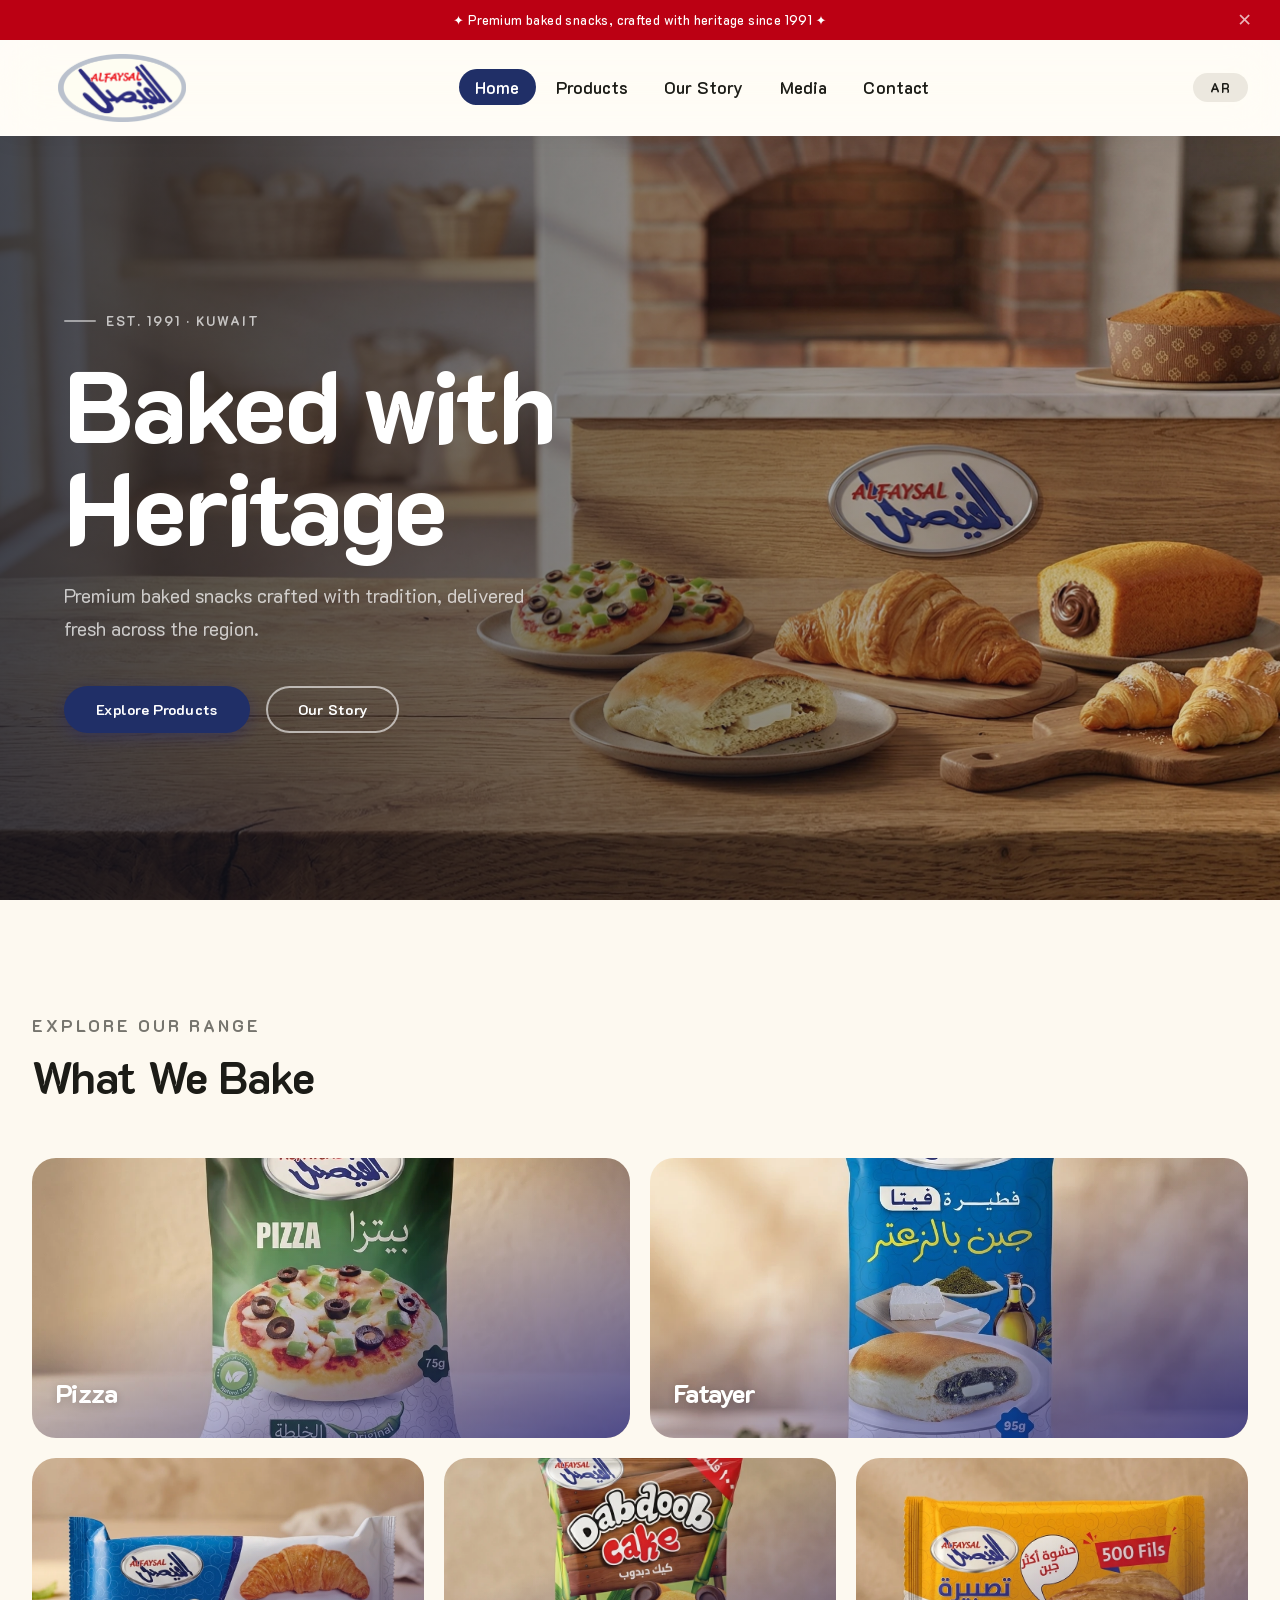
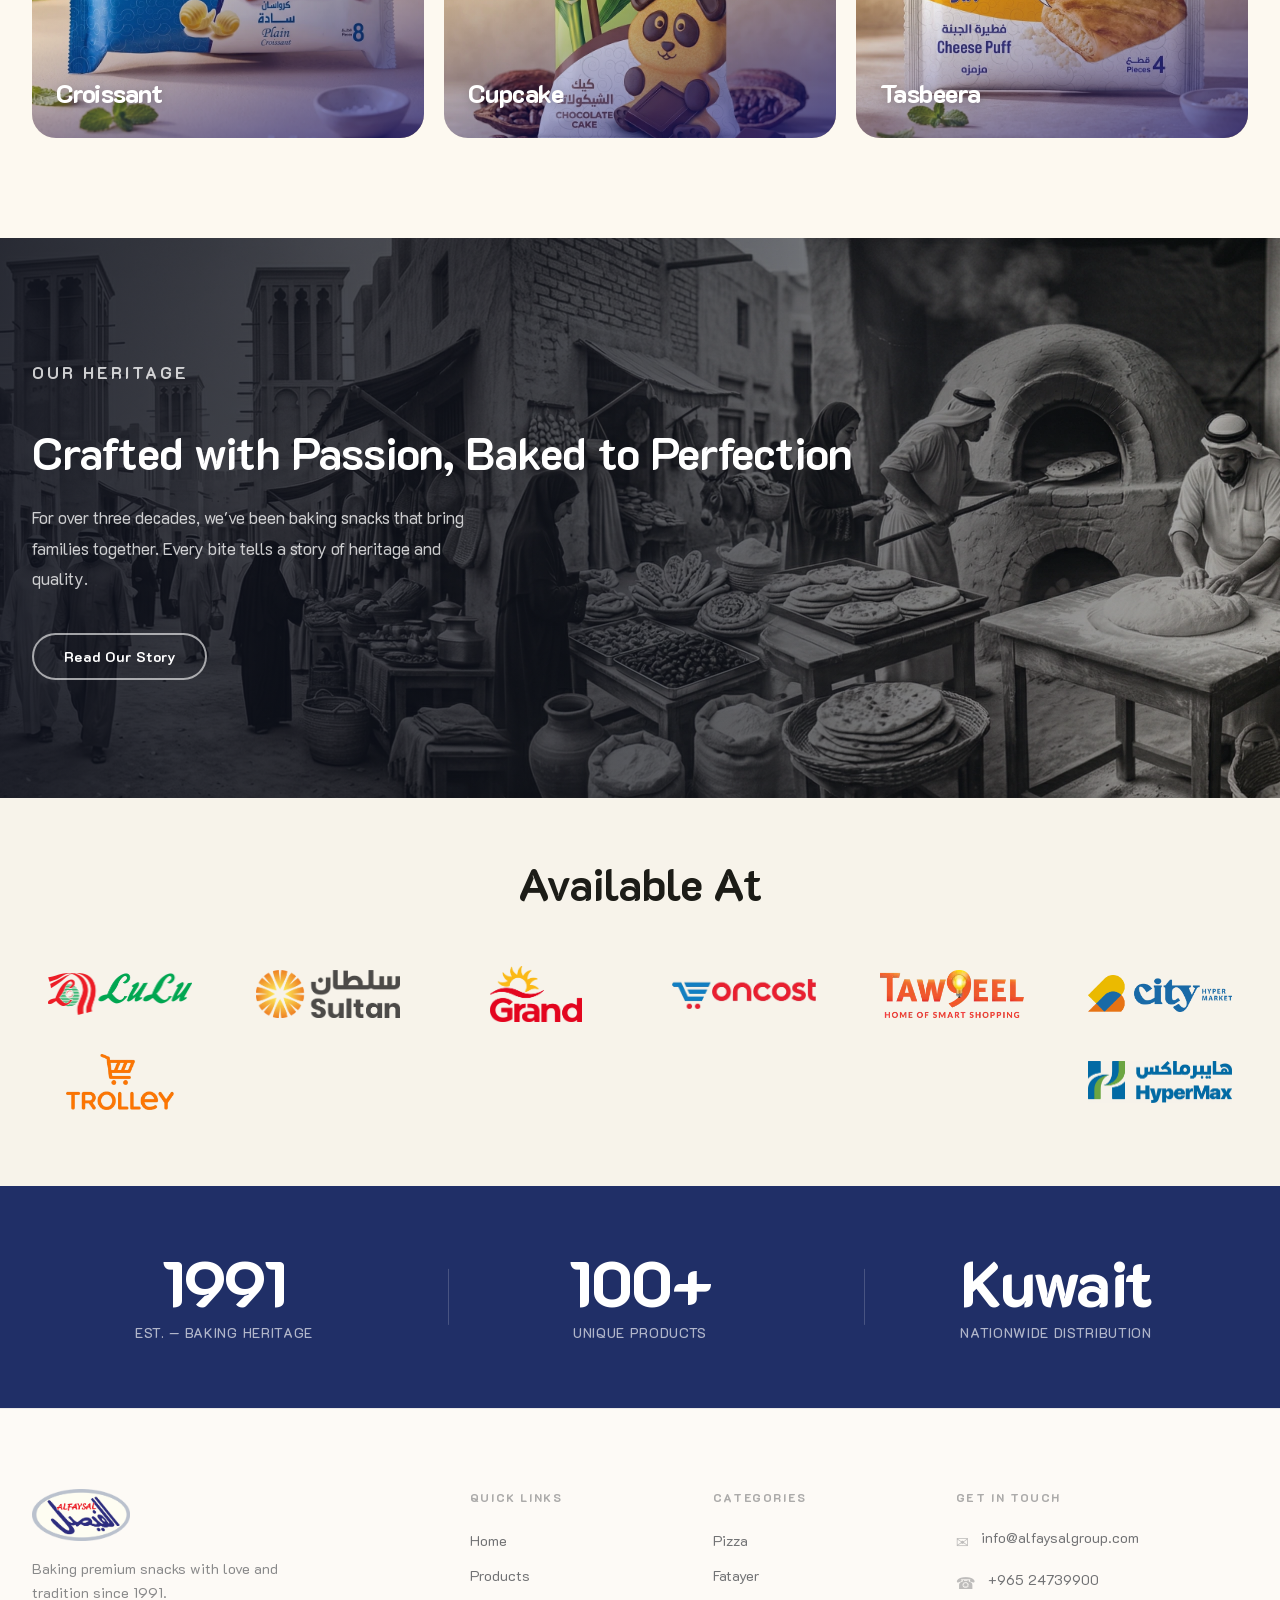
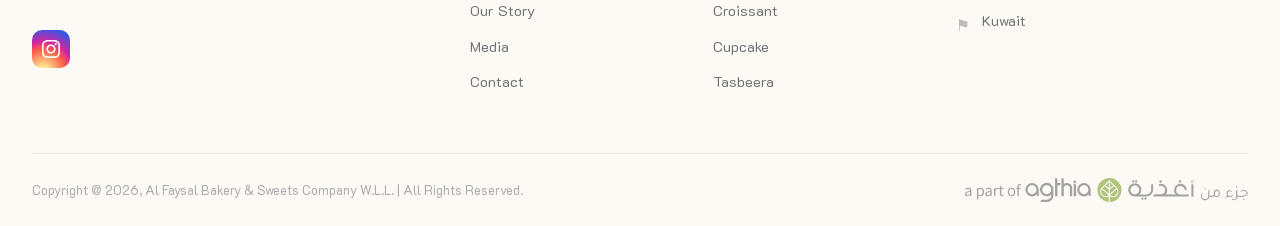
<file: index.html>
<!DOCTYPE html>
<html lang="en" dir="ltr">
<head>
  <meta charset="UTF-8" />
  <meta name="viewport" content="width=device-width, initial-scale=1.0" />
  <title>Al Faysal — Baked with Heritage Since 1991</title>
  <link rel="icon" href="favicon.png" />
  <meta name="description" content="Premium baked snacks crafted with tradition. Croissants, cupcakes, pizza, fatayer, and tasbeera — baked fresh and delivered nationwide." />
  <link rel="stylesheet" href="css/style.css" />
  <link rel="preconnect" href="https://fonts.googleapis.com" />
  <link rel="preconnect" href="https://fonts.gstatic.com" crossorigin />
  <link rel="stylesheet" href="https://fonts.googleapis.com/css2?family=K2D:ital,wght@0,100;0,200;0,300;0,400;0,500;0,600;0,700;0,800;1,100;1,200;1,300;1,400;1,500;1,600;1,700;1,800&display=swap" />
</head>
<body>

  <!-- Announcement Bar -->
  <div class="announcement-bar" role="banner" aria-label="Announcement">
    <div class="container">
      <div class="announcement-messages">
        <p class="announcement-msg active"
           data-en="✦ Premium baked snacks, crafted with heritage since 1991 ✦"
           data-ar="✦ مخبوزات فاخرة، تصنع بإرث منذ عام 1991 ✦">
          ✦ Premium baked snacks, crafted with heritage since 1991 ✦
        </p>
        <p class="announcement-msg"
           data-en="✦ Croissants · Cupcakes · Pizza · Fatayer · Tasbeera ✦"
           data-ar="✦ كرواسان · كب كيك · بيتزا · فطائر · تسبيرة ✦">
          ✦ Croissants · Cupcakes · Pizza · Fatayer · Tasbeera ✦
        </p>
        <p class="announcement-msg"
           data-en="✦ Nationwide distribution — Fresh to your table ✦"
           data-ar="✦ توزيع على مستوى الكويت — طازجة إلى مائدتك ✦">
          ✦ Nationwide distribution — Fresh to your table ✦
        </p>
      </div>
      <button class="announcement-close" aria-label="Close announcement">✕</button>
    </div>
  </div>

  <!-- Navigation -->
  <nav class="site-nav" role="navigation" aria-label="Main navigation">
    <div class="nav-inner">
      <a href="index.html" class="nav-logo" aria-label="Al Faysal Home">
        <img src="Al Faysal Logo.png" alt="Al Faysal" />
      </a>
      <ul class="nav-links">
        <li><a href="index.html" data-en="Home" data-ar="الرئيسية">Home</a></li>
        <li><a href="products.html" data-en="Products" data-ar="المنتجات">Products</a></li>
        <li><a href="our-story.html" data-en="Our Story" data-ar="قصتنا">Our Story</a></li>
        <li><a href="media.html" data-en="Media" data-ar="الإعلام">Media</a></li>
        <li><a href="contact.html" data-en="Contact" data-ar="تواصل معنا">Contact</a></li>
      </ul>
      <div class="nav-right">
        <button class="lang-toggle" aria-label="Switch to Arabic">عربي</button>
        <button class="hamburger" aria-label="Open menu" aria-expanded="false">
          <span></span><span></span><span></span>
        </button>
      </div>
    </div>
  </nav>

  <!-- Mobile Drawer Overlay -->
  <div class="drawer-overlay" aria-hidden="true"></div>

  <!-- Mobile Drawer -->
  <aside class="mobile-drawer" aria-label="Mobile navigation">
    <div class="drawer-header">
      <a href="index.html">
        <img src="Al Faysal Logo.png" alt="Al Faysal" style="height:40px;" />
      </a>
      <button class="drawer-close" aria-label="Close menu">✕</button>
    </div>
    <ul class="mobile-nav-links">
      <li><a href="index.html" data-en="Home" data-ar="الرئيسية">Home</a></li>
      <li><a href="products.html" data-en="Products" data-ar="المنتجات">Products</a></li>
      <li><a href="our-story.html" data-en="Our Story" data-ar="قصتنا">Our Story</a></li>
      <li><a href="media.html" data-en="Media" data-ar="الإعلام">Media</a></li>
      <li><a href="contact.html" data-en="Contact" data-ar="تواصل معنا">Contact</a></li>
    </ul>
    <div class="mobile-drawer-footer">
      <button class="lang-toggle btn btn-primary" style="width:100%;justify-content:center;" aria-label="Switch language">عربي</button>
    </div>
  </aside>

  <!-- ── Main Content ───────────────────────────────────── -->
  <main>

    <!-- Hero Section -->
    <section class="hero" aria-label="Hero">
      <div class="hero-bg">
        <img src="hero image.webp" alt="" role="presentation" />
      </div>
      <div class="container">
        <div class="hero-inner">
          <div class="hero-content fade-up">
            <div class="hero-eyebrow" data-en="Est. 1991 · Kuwait" data-ar="تأسست 1991 · الكويت">Est. 1991 · Kuwait</div>
            <h1 class="display-xl">
              <span data-en="Baked with" data-ar="مخبوزات">Baked with</span><br />
              <em data-en="Heritage" data-ar="بإرث أصيل">Heritage</em>
            </h1>
            <p class="hero-sub fade-up fade-up-1"
               data-en="Premium baked snacks crafted with tradition, delivered fresh across the region."
               data-ar="مخبوزات فاخرة تُصنع بتقليد عريق، وتُوزع طازجة في جميع أنحاء المنطقة.">
              Premium baked snacks crafted with tradition, delivered fresh across the region.
            </p>
            <div class="hero-ctas fade-up fade-up-2">
              <a href="products.html" class="btn btn-primary"
                 data-en="Explore Products" data-ar="استكشف المنتجات">Explore Products</a>
              <a href="our-story.html" class="btn btn-ghost-white"
                 data-en="Our Story" data-ar="قصتنا">Our Story</a>
            </div>
          </div>
        </div>
      </div>
    </section>

    <!-- Categories Section -->
    <section class="categories-section section-pad" aria-label="Product categories">
      <div class="container">
        <div class="section-header">
          <p class="section-eyebrow" data-en="Explore Our Range" data-ar="استكشف تشكيلتنا">Explore Our Range</p>
          <h2 class="display-md" data-en="What We Bake" data-ar="ما نخبزه">What We Bake</h2>
        </div>

        <div class="bento-grid" id="categoryGrid">
          <!-- Rendered by JS below -->
        </div>
      </div>
    </section>

    <!-- Story Teaser Section -->
    <section class="story-teaser" aria-label="Our story teaser">
      <div class="story-teaser-bg">
        <img src="heritage.webp" alt="" role="presentation" />
      </div>
      <div class="container">
        <div class="story-teaser-inner">
          <div class="story-teaser-content">
            <p class="story-eyebrow" data-en="Our Heritage" data-ar="إرثنا">Our Heritage</p>
            <h2 class="display-md" data-en="Crafted with Passion, Baked to Perfection" data-ar="صُنعت بشغف، وخُبزت إلى الكمال">Crafted with Passion,<br>Baked to Perfection</h2>
            <p data-en="For over three decades, we've been baking snacks that bring families together. Every bite tells a story of heritage and quality." data-ar="لأكثر من ثلاثة عقود، نخبز وجبات خفيفة تجمع الأسر معًا. كل لقمة تحكي قصة إرث وجودة.">
              For over three decades, we've been baking snacks that bring families together. Every bite tells a story of heritage and quality.
            </p>
            <a href="our-story.html" class="btn btn-ghost-white" style="align-self:flex-start;"
               data-en="Read Our Story" data-ar="اقرأ قصتنا">Read Our Story</a>
          </div>
        </div>
      </div>
    </section>

    <!-- Available At Section -->
    <section class="available-at" aria-label="Available at retailers">
      <div class="container">
        <div class="section-header" style="text-align:center;">
          <h2 class="display-md" data-en="Available At" data-ar="متوفر في">Available At</h2>
        </div>
      </div>
      <div class="available-at-logos">
        <div class="hyper-logo"><img src="Hypers/lulu.webp" alt="Lulu Hypermarket" /></div>
        <div class="hyper-logo"><img src="Hypers/Sultan.webp" alt="Sultan Center" /></div>
        <div class="hyper-logo"><img src="Hypers/Grand.webp" alt="Grand" /></div>
        <div class="hyper-logo"><img src="Hypers/Oncost.webp" alt="Oncost" /></div>
        <div class="hyper-logo"><img src="Hypers/tawseel.webp" alt="Tawseel" /></div>
        <div class="hyper-logo"><img src="Hypers/city.webp" alt="City" /></div>
        <div class="hyper-logo"><img src="Hypers/trolley.webp" alt="Trolley" /></div>
        <div class="hyper-logo"><img src="Hypers/HyperMax.webp" alt="HyperMax" /></div>
      </div>
    </section>

    <!-- Stats Banner -->
    <section class="stats-banner" aria-label="Company statistics">
      <div class="container">
        <div class="stats-grid">
          <div class="stat-item">
            <div class="stat-number" data-en="1991" data-ar="1991">1991</div>
            <div class="stat-label" data-en="Est. — Baking Heritage" data-ar="تأسست — إرث الخبز">Est. — Baking Heritage</div>
          </div>
          <div class="stat-item">
            <div class="stat-number" data-en="100+" data-ar="+100">100+</div>
            <div class="stat-label" data-en="Unique Products" data-ar="منتج فريد">Unique Products</div>
          </div>
          <div class="stat-item">
            <div class="stat-number" data-en="Kuwait" data-ar="الكويت">Kuwait</div>
            <div class="stat-label" data-en="Nationwide Distribution" data-ar="توزيع على المستوى الوطني">Nationwide Distribution</div>
          </div>
        </div>
      </div>
    </section>

  </main>

  <!-- Footer -->
  <footer class="site-footer" aria-label="Site footer">
    <div class="container">
      <div class="footer-grid">
        <div class="footer-brand">
          <img src="Al Faysal Logo.png" alt="Al Faysal" />
          <p class="footer-tagline"
             data-en="Baking premium snacks with love and tradition since 1991."
             data-ar="نخبز وجبات خفيفة فاخرة بحب وتقليد منذ عام 1991.">
            Baking premium snacks with love and tradition since 1991.
          </p>
          <div class="footer-socials" style="margin-top:1.5rem;">
            <a href="https://www.instagram.com/alfaysalbakery" class="social-link social-link--instagram" aria-label="Instagram" target="_blank" rel="noopener noreferrer">
              <svg width="18" height="18" viewBox="0 0 24 24" fill="currentColor"><path d="M12 2.163c3.204 0 3.584.012 4.85.07 3.252.148 4.771 1.691 4.919 4.919.058 1.265.069 1.645.069 4.849 0 3.205-.012 3.584-.069 4.849-.149 3.225-1.664 4.771-4.919 4.919-1.266.058-1.644.07-4.85.07-3.204 0-3.584-.012-4.849-.07-3.26-.149-4.771-1.699-4.919-4.92-.058-1.265-.07-1.644-.07-4.849 0-3.204.013-3.583.07-4.849.149-3.227 1.664-4.771 4.919-4.919 1.266-.057 1.645-.069 4.849-.069zm0-2.163c-3.259 0-3.667.014-4.947.072-4.358.2-6.78 2.618-6.98 6.98-.059 1.281-.073 1.689-.073 4.948 0 3.259.014 3.668.072 4.948.2 4.358 2.618 6.78 6.98 6.98 1.281.058 1.689.072 4.948.072 3.259 0 3.668-.014 4.948-.072 4.354-.2 6.782-2.618 6.979-6.98.059-1.28.073-1.689.073-4.948 0-3.259-.014-3.667-.072-4.947-.196-4.354-2.617-6.78-6.979-6.98-1.281-.059-1.69-.073-4.949-.073zm0 5.838c-3.403 0-6.162 2.759-6.162 6.162s2.759 6.163 6.162 6.163 6.162-2.759 6.162-6.163c0-3.403-2.759-6.162-6.162-6.162zm0 10.162c-2.209 0-4-1.79-4-4 0-2.209 1.791-4 4-4s4 1.791 4 4c0 2.21-1.791 4-4 4zm6.406-11.845c-.796 0-1.441.645-1.441 1.44s.645 1.44 1.441 1.44c.795 0 1.439-.645 1.439-1.44s-.644-1.44-1.439-1.44z"/></svg>
            </a>          </div>
        </div>

        <div>
          <p class="footer-heading" data-en="Quick Links" data-ar="روابط سريعة">Quick Links</p>
          <ul class="footer-links">
            <li><a href="index.html" data-en="Home" data-ar="الرئيسية">Home</a></li>
            <li><a href="products.html" data-en="Products" data-ar="المنتجات">Products</a></li>
            <li><a href="our-story.html" data-en="Our Story" data-ar="قصتنا">Our Story</a></li>
            <li><a href="media.html" data-en="Media" data-ar="الإعلام">Media</a></li>
            <li><a href="contact.html" data-en="Contact" data-ar="تواصل معنا">Contact</a></li>
          </ul>
        </div>

        <div>
          <p class="footer-heading" data-en="Categories" data-ar="الفئات">Categories</p>
          <ul class="footer-links">
            <li><a href="products.html?category=pizza" data-en="Pizza" data-ar="بيتزا">Pizza</a></li>
            <li><a href="products.html?category=fatayer" data-en="Fatayer" data-ar="فطائر">Fatayer</a></li>
            <li><a href="products.html?category=croissant" data-en="Croissant" data-ar="كرواسان">Croissant</a></li>
            <li><a href="products.html?category=cupcake" data-en="Cupcake" data-ar="كب كيك">Cupcake</a></li>
            <li><a href="products.html?category=tasbeera" data-en="Tasbeera" data-ar="تسبيرة">Tasbeera</a></li>
          </ul>
        </div>

        <div>
          <p class="footer-heading" data-en="Get In Touch" data-ar="تواصل معنا">Get In Touch</p>
          <div class="footer-contact-item">
            <span class="footer-contact-icon">✉</span>
            <span>info@alfaysalgroup.com</span>
          </div>
          <div class="footer-contact-item">
            <span class="footer-contact-icon">☎</span>
            <span data-en="+965 24739900" data-ar="+965 24739900">+965 24739900</span>
          </div>
          <div class="footer-contact-item">
            <span class="footer-contact-icon">⚑</span>
            <span data-en="Kuwait" data-ar="الكويت">Kuwait</span>
          </div>
        </div>
      </div>

      <div class="footer-bottom">
        <p class="footer-copy"
           data-en="Copyright @ 2026, Al Faysal Bakery &amp; Sweets Company W.L.L. | All Rights Reserved."
           data-ar="حقوق النشر @ 2026، شركة الفيصل للمخابز والحلويات ش.ذ.م.م. | جميع الحقوق محفوظة.">
          Copyright @ 2026, Al Faysal Bakery &amp; Sweets Company W.L.L. | All Rights Reserved.
        </p>
        <div class="footer-agthia">
          <img src="Agthia_group_footer.svg" alt="Agthia Group" />
        </div>
      </div>
    </div>
  </footer>

  <!-- Scripts -->
  <script src="js/products.js"></script>
  <script src="js/main.js"></script>
  <script>
    document.addEventListener('DOMContentLoaded', function () {
      const lang = localStorage.getItem('af_lang') || 'en';

      /* ── Category Bento Grid ── */
      const grid = document.getElementById('categoryGrid');
      if (grid && window.CATEGORIES) {
        grid.innerHTML = window.CATEGORIES.map(cat => {
          const label = lang === 'ar' ? cat.labelAr : cat.label;
          const labelAr = cat.labelAr;
          const labelEn = cat.label;
          return `
            <a href="products.html?category=${cat.id}" class="bento-card" aria-label="${labelEn} category">
              <img src="${cat.image}" alt="${labelEn}" loading="lazy" />
              <div class="bento-card-overlay"></div>
              <div class="bento-card-content">
                <div class="bento-card-name" data-en="${labelEn}" data-ar="${labelAr}">${label}</div>
              </div>
            </a>`;
        }).join('');
      }

    });
  </script>
</body>
</html>
</file>
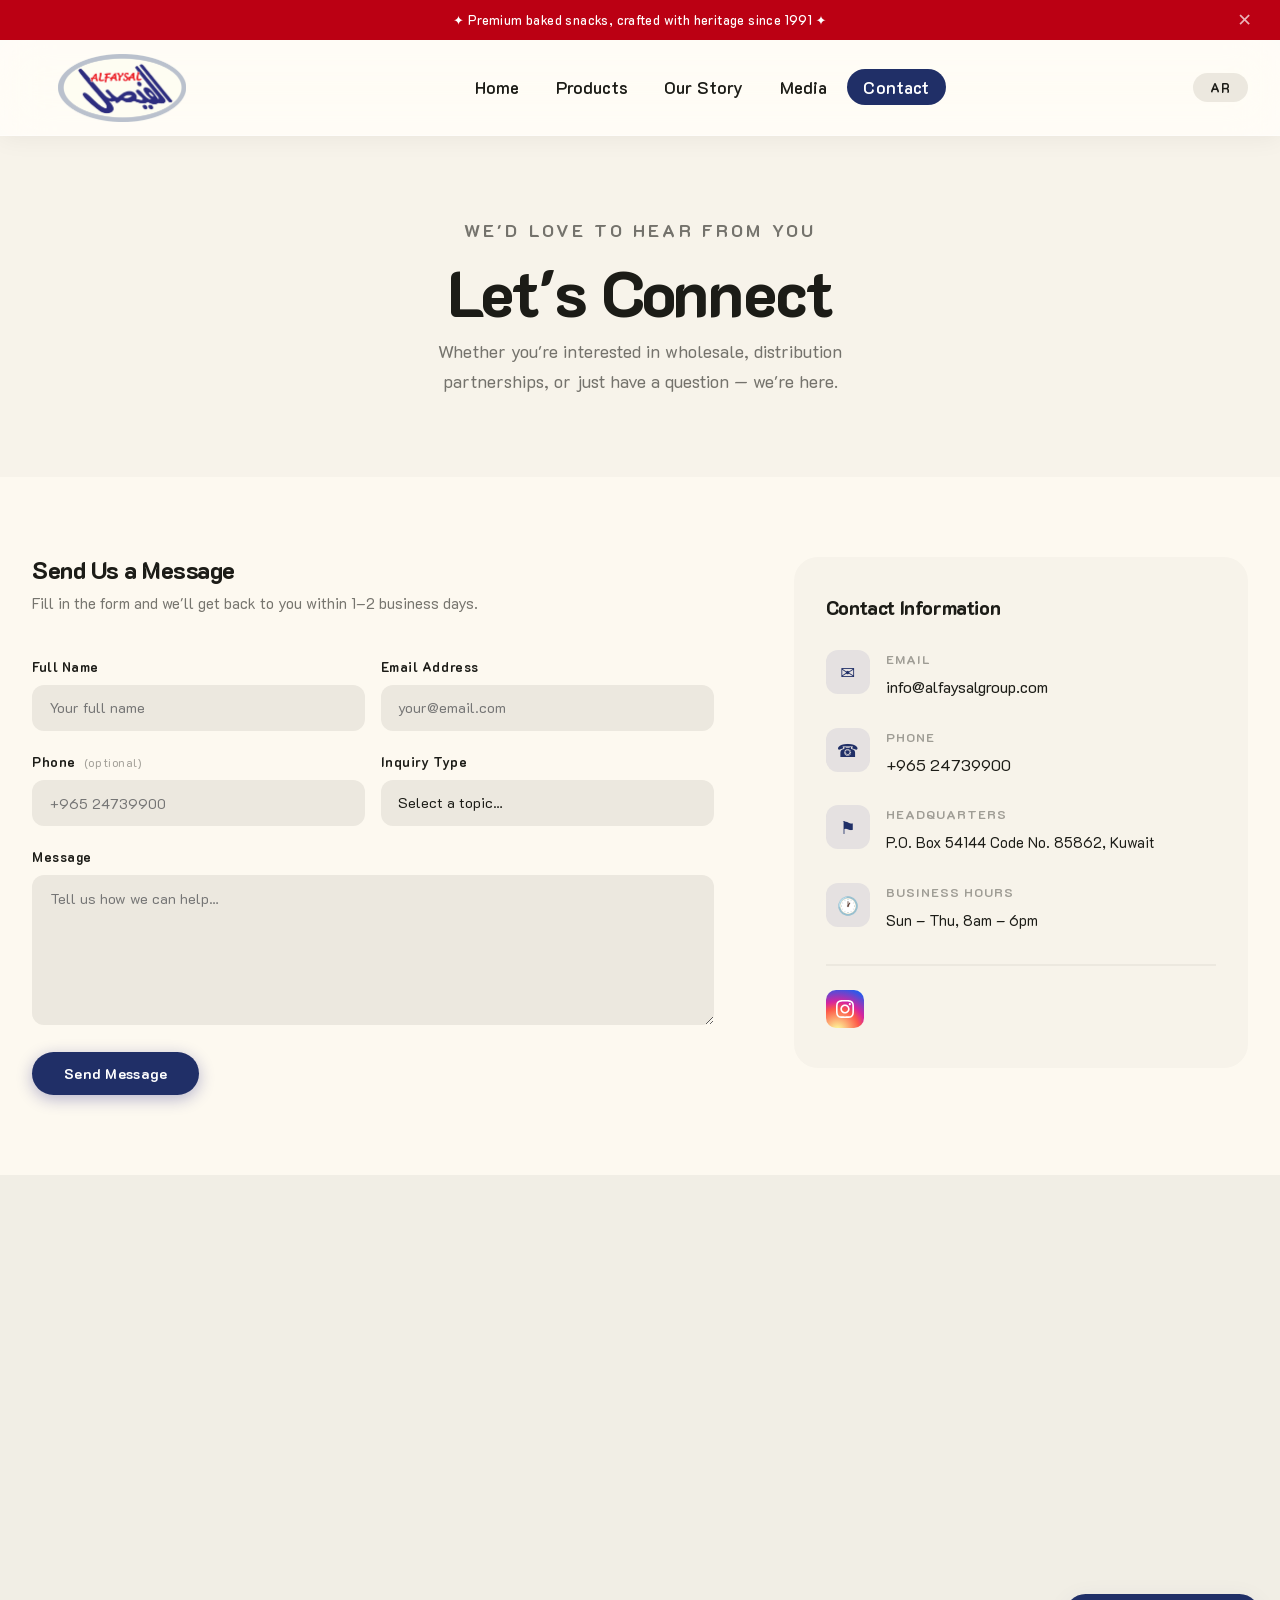
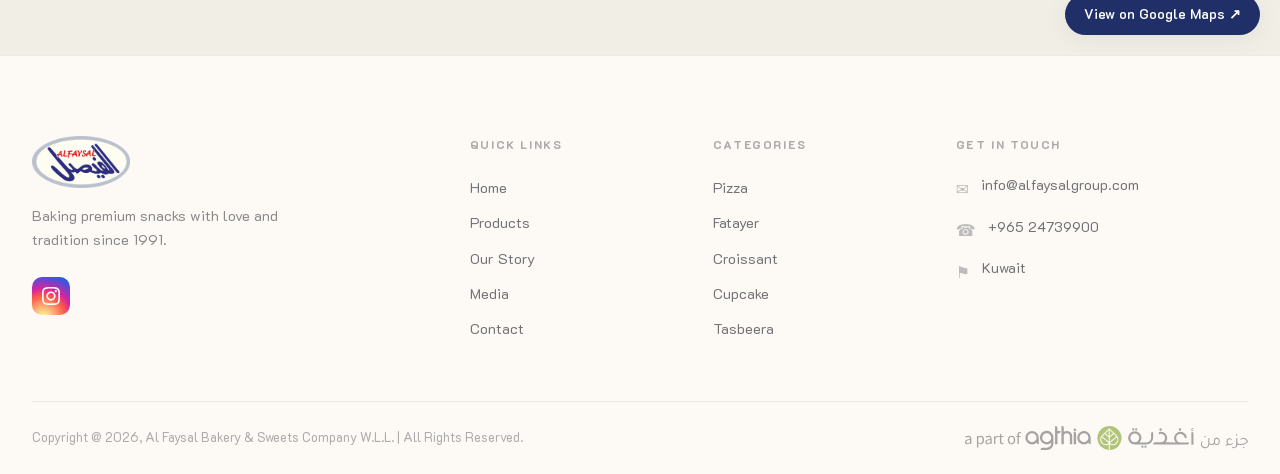
<file: contact.html>
<!DOCTYPE html>
<html lang="en" dir="ltr">
<head>
  <meta charset="UTF-8" />
  <meta name="viewport" content="width=device-width, initial-scale=1.0" />
  <title>Contact — Al Faysal</title>
  <link rel="icon" href="favicon.png" />
  <meta name="description" content="Get in touch with Al Faysal for wholesale, distribution, media, or general inquiries." />
  <link rel="stylesheet" href="css/style.css" />
  <link rel="preconnect" href="https://fonts.googleapis.com" />
  <link rel="preconnect" href="https://fonts.gstatic.com" crossorigin />
  <link rel="stylesheet" href="https://fonts.googleapis.com/css2?family=K2D:ital,wght@0,100;0,200;0,300;0,400;0,500;0,600;0,700;0,800;1,100;1,200;1,300;1,400;1,500;1,600;1,700;1,800&display=swap" />
</head>
<body>

  <!-- Announcement Bar -->
  <div class="announcement-bar" role="banner">
    <div class="container">
      <div class="announcement-messages">
        <p class="announcement-msg active"
           data-en="✦ Premium baked snacks, crafted with heritage since 1991 ✦"
           data-ar="✦ مخبوزات فاخرة، تصنع بإرث منذ عام 1991 ✦">
          ✦ Premium baked snacks, crafted with heritage since 1991 ✦
        </p>
      </div>
      <button class="announcement-close" aria-label="Close announcement">✕</button>
    </div>
  </div>

  <!-- Navigation -->
  <nav class="site-nav" role="navigation" aria-label="Main navigation">
    <div class="nav-inner">
      <a href="index.html" class="nav-logo" aria-label="Al Faysal Home">
        <img src="Al Faysal Logo.png" alt="Al Faysal" />
      </a>
      <ul class="nav-links">
        <li><a href="index.html" data-en="Home" data-ar="الرئيسية">Home</a></li>
        <li><a href="products.html" data-en="Products" data-ar="المنتجات">Products</a></li>
        <li><a href="our-story.html" data-en="Our Story" data-ar="قصتنا">Our Story</a></li>
        <li><a href="media.html" data-en="Media" data-ar="الإعلام">Media</a></li>
        <li><a href="contact.html" data-en="Contact" data-ar="تواصل معنا">Contact</a></li>
      </ul>
      <div class="nav-right">
        <button class="lang-toggle" aria-label="Switch to Arabic">عربي</button>
        <button class="hamburger" aria-label="Open menu" aria-expanded="false">
          <span></span><span></span><span></span>
        </button>
      </div>
    </div>
  </nav>

  <div class="drawer-overlay" aria-hidden="true"></div>
  <aside class="mobile-drawer" aria-label="Mobile navigation">
    <div class="drawer-header">
      <a href="index.html"><img src="Al Faysal Logo.png" alt="Al Faysal" style="height:40px;" /></a>
      <button class="drawer-close" aria-label="Close menu">✕</button>
    </div>
    <ul class="mobile-nav-links">
      <li><a href="index.html" data-en="Home" data-ar="الرئيسية">Home</a></li>
      <li><a href="products.html" data-en="Products" data-ar="المنتجات">Products</a></li>
      <li><a href="our-story.html" data-en="Our Story" data-ar="قصتنا">Our Story</a></li>
      <li><a href="media.html" data-en="Media" data-ar="الإعلام">Media</a></li>
      <li><a href="contact.html" data-en="Contact" data-ar="تواصل معنا">Contact</a></li>
    </ul>
    <div class="mobile-drawer-footer">
      <button class="lang-toggle btn btn-primary" style="width:100%;justify-content:center;">AR</button>
    </div>
  </aside>

  <main>

    <!-- Page Header -->
    <header class="page-header">
      <div class="container">
        <p class="section-eyebrow" data-en="We'd Love to Hear From You" data-ar="يسعدنا التواصل معك">We'd Love to Hear From You</p>
        <h1 class="display-lg" data-en="Let's Connect" data-ar="لنتواصل">Let's Connect</h1>
        <p data-en="Whether you're interested in wholesale, distribution partnerships, or just have a question — we're here."
           data-ar="سواء كنت مهتمًا بالجملة أو شراكات التوزيع أو لديك سؤال فحسب — نحن هنا.">
          Whether you're interested in wholesale, distribution partnerships, or just have a question — we're here.
        </p>
      </div>
    </header>

    <!-- Contact Form & Info -->
    <section class="contact-section">
      <div class="container">
        <div class="contact-grid">

          <!-- Form -->
          <div class="contact-form-wrap">
            <h2 data-en="Send Us a Message" data-ar="أرسل لنا رسالة">Send Us a Message</h2>
            <p data-en="Fill in the form and we'll get back to you within 1–2 business days."
               data-ar="أكمل النموذج وسنرد عليك خلال 1–2 أيام عمل.">
              Fill in the form and we'll get back to you within 1–2 business days.
            </p>

            <form id="contactForm" novalidate>
              <div class="form-row">
                <div class="form-group">
                  <label class="form-label" for="fullName"
                         data-en="Full Name" data-ar="الاسم الكامل">Full Name</label>
                  <input type="text" id="fullName" name="fullName" class="form-input"
                         placeholder="Your full name"
                         data-en="Your full name" data-ar="اسمك الكامل"
                         required aria-required="true" />
                </div>
                <div class="form-group">
                  <label class="form-label" for="email"
                         data-en="Email Address" data-ar="البريد الإلكتروني">Email Address</label>
                  <input type="email" id="email" name="email" class="form-input"
                         placeholder="your@email.com"
                         required aria-required="true" />
                </div>
              </div>

              <div class="form-row">
                <div class="form-group">
                  <label class="form-label" for="phone">
                    <span data-en="Phone" data-ar="الهاتف">Phone</span>
                    <span class="form-optional" data-en="(optional)" data-ar="(اختياري)">(optional)</span>
                  </label>
                  <input type="tel" id="phone" name="phone" class="form-input"
                         placeholder="+965 24739900"
                         data-en="+965 24739900" data-ar="+965 24739900" />
                </div>
                <div class="form-group">
                  <label class="form-label" for="inquiryType"
                         data-en="Inquiry Type" data-ar="نوع الاستفسار">Inquiry Type</label>
                  <select id="inquiryType" name="inquiryType" class="form-select" required>
                    <option value="" data-en="Select a topic…" data-ar="اختر موضوعًا…">Select a topic…</option>
                    <option value="general" data-en="General" data-ar="عام">General</option>
                    <option value="wholesale" data-en="Wholesale" data-ar="الجملة">Wholesale</option>
                    <option value="distribution" data-en="Distribution" data-ar="التوزيع">Distribution</option>
                    <option value="media" data-en="Media" data-ar="الإعلام">Media</option>
                  </select>
                </div>
              </div>

              <div class="form-group">
                <label class="form-label" for="message"
                       data-en="Message" data-ar="الرسالة">Message</label>
                <textarea id="message" name="message" class="form-textarea"
                          placeholder="Tell us how we can help…"
                          data-en="Tell us how we can help…"
                          data-ar="أخبرنا كيف يمكننا المساعدة…"
                          required aria-required="true"></textarea>
              </div>

              <button type="submit" class="btn btn-primary"
                      data-en="Send Message" data-ar="إرسال الرسالة">Send Message</button>

              <div id="formFeedback" style="margin-top:1rem;display:none;padding:1rem;border-radius:0.75rem;background:var(--surface-mid);"></div>
            </form>
          </div>

          <!-- Info Card -->
          <div>
            <div class="contact-info-card">
              <h3 data-en="Contact Information" data-ar="معلومات الاتصال">Contact Information</h3>

              <div class="contact-info-item">
                <div class="contact-info-icon">✉</div>
                <div class="contact-info-content">
                  <strong data-en="Email" data-ar="البريد الإلكتروني">Email</strong>
                  <a href="mailto:info@alfaysalgroup.com">info@alfaysalgroup.com</a>
                </div>
              </div>

              <div class="contact-info-item">
                <div class="contact-info-icon">☎</div>
                <div class="contact-info-content">
                  <strong data-en="Phone" data-ar="الهاتف">Phone</strong>
                  <a href="tel:+96524739900">+965 24739900</a>
                </div>
              </div>

              <div class="contact-info-item">
                <div class="contact-info-icon">⚑</div>
                <div class="contact-info-content">
                  <strong data-en="Headquarters" data-ar="المقر الرئيسي">Headquarters</strong>
                  <span data-en="P.O. Box 54144 Code No. 85862, Kuwait" data-ar="ص.ب. 54144 رمز 85862، الكويت">P.O. Box 54144 Code No. 85862, Kuwait</span>
                </div>
              </div>

              <div class="contact-info-item">
                <div class="contact-info-icon">🕐</div>
                <div class="contact-info-content">
                  <strong data-en="Business Hours" data-ar="ساعات العمل">Business Hours</strong>
                  <span data-en="Sun – Thu, 8am – 6pm" data-ar="الأحد – الخميس، 8 ص – 6 م">Sun – Thu, 8am – 6pm</span>
                </div>
              </div>

              <div class="contact-socials">
                <a href="https://www.instagram.com/alfaysalbakery" class="social-link social-link--instagram" aria-label="Instagram" target="_blank" rel="noopener noreferrer">
                  <svg width="18" height="18" viewBox="0 0 24 24" fill="currentColor"><path d="M12 2.163c3.204 0 3.584.012 4.85.07 3.252.148 4.771 1.691 4.919 4.919.058 1.265.069 1.645.069 4.849 0 3.205-.012 3.584-.069 4.849-.149 3.225-1.664 4.771-4.919 4.919-1.266.058-1.644.07-4.85.07-3.204 0-3.584-.012-4.849-.07-3.26-.149-4.771-1.699-4.919-4.92-.058-1.265-.07-1.644-.07-4.849 0-3.204.013-3.583.07-4.849.149-3.227 1.664-4.771 4.919-4.919 1.266-.057 1.645-.069 4.849-.069zm0-2.163c-3.259 0-3.667.014-4.947.072-4.358.2-6.78 2.618-6.98 6.98-.059 1.281-.073 1.689-.073 4.948 0 3.259.014 3.668.072 4.948.2 4.358 2.618 6.78 6.98 6.98 1.281.058 1.689.072 4.948.072 3.259 0 3.668-.014 4.948-.072 4.354-.2 6.782-2.618 6.979-6.98.059-1.28.073-1.689.073-4.948 0-3.259-.014-3.667-.072-4.947-.196-4.354-2.617-6.78-6.979-6.98-1.281-.059-1.69-.073-4.949-.073zm0 5.838c-3.403 0-6.162 2.759-6.162 6.162s2.759 6.163 6.162 6.163 6.162-2.759 6.162-6.163c0-3.403-2.759-6.162-6.162-6.162zm0 10.162c-2.209 0-4-1.79-4-4 0-2.209 1.791-4 4-4s4 1.791 4 4c0 2.21-1.791 4-4 4zm6.406-11.845c-.796 0-1.441.645-1.441 1.44s.645 1.44 1.441 1.44c.795 0 1.439-.645 1.439-1.44s-.644-1.44-1.439-1.44z"/></svg>
                </a>
              </div>
            </div>
          </div>

        </div>
      </div>
    </section>

    <!-- Map -->
    <section class="map-section" aria-label="Location map">
      <div class="map-embed">
        <iframe
          src="https://maps.google.com/maps?q=29.22649778988073,48.00314677116384&output=embed&z=16"
          width="100%" height="100%" style="border:0;" allowfullscreen=""
          loading="lazy" referrerpolicy="no-referrer-when-downgrade"
          title="Al Faysal HQ — Kuwait"></iframe>
        <a href="https://maps.app.goo.gl/N12vX25ctFk4UaFv6" target="_blank" rel="noopener noreferrer"
           class="map-link-overlay" aria-label="Open in Google Maps">
          <span>View on Google Maps ↗</span>
        </a>
      </div>
    </section>

  </main>

  <!-- Footer -->
  <footer class="site-footer">
    <div class="container">
      <div class="footer-grid">
        <div class="footer-brand">
          <img src="Al Faysal Logo.png" alt="Al Faysal" />
          <p class="footer-tagline"
             data-en="Baking premium snacks with love and tradition since 1991."
             data-ar="نخبز وجبات خفيفة فاخرة بحب وتقليد منذ عام 1991.">
            Baking premium snacks with love and tradition since 1991.
          </p>
          <div class="footer-socials" style="margin-top:1.5rem;">
            <a href="https://www.instagram.com/alfaysalbakery" class="social-link social-link--instagram" aria-label="Instagram" target="_blank" rel="noopener noreferrer">
              <svg width="18" height="18" viewBox="0 0 24 24" fill="currentColor"><path d="M12 2.163c3.204 0 3.584.012 4.85.07 3.252.148 4.771 1.691 4.919 4.919.058 1.265.069 1.645.069 4.849 0 3.205-.012 3.584-.069 4.849-.149 3.225-1.664 4.771-4.919 4.919-1.266.058-1.644.07-4.85.07-3.204 0-3.584-.012-4.849-.07-3.26-.149-4.771-1.699-4.919-4.92-.058-1.265-.07-1.644-.07-4.849 0-3.204.013-3.583.07-4.849.149-3.227 1.664-4.771 4.919-4.919 1.266-.057 1.645-.069 4.849-.069zm0-2.163c-3.259 0-3.667.014-4.947.072-4.358.2-6.78 2.618-6.98 6.98-.059 1.281-.073 1.689-.073 4.948 0 3.259.014 3.668.072 4.948.2 4.358 2.618 6.78 6.98 6.98 1.281.058 1.689.072 4.948.072 3.259 0 3.668-.014 4.948-.072 4.354-.2 6.782-2.618 6.979-6.98.059-1.28.073-1.689.073-4.948 0-3.259-.014-3.667-.072-4.947-.196-4.354-2.617-6.78-6.979-6.98-1.281-.059-1.69-.073-4.949-.073zm0 5.838c-3.403 0-6.162 2.759-6.162 6.162s2.759 6.163 6.162 6.163 6.162-2.759 6.162-6.163c0-3.403-2.759-6.162-6.162-6.162zm0 10.162c-2.209 0-4-1.79-4-4 0-2.209 1.791-4 4-4s4 1.791 4 4c0 2.21-1.791 4-4 4zm6.406-11.845c-.796 0-1.441.645-1.441 1.44s.645 1.44 1.441 1.44c.795 0 1.439-.645 1.439-1.44s-.644-1.44-1.439-1.44z"/></svg>
            </a>          </div>
        </div>
        <div>
          <p class="footer-heading" data-en="Quick Links" data-ar="روابط سريعة">Quick Links</p>
          <ul class="footer-links">
            <li><a href="index.html" data-en="Home" data-ar="الرئيسية">Home</a></li>
            <li><a href="products.html" data-en="Products" data-ar="المنتجات">Products</a></li>
            <li><a href="our-story.html" data-en="Our Story" data-ar="قصتنا">Our Story</a></li>
            <li><a href="media.html" data-en="Media" data-ar="الإعلام">Media</a></li>
            <li><a href="contact.html" data-en="Contact" data-ar="تواصل معنا">Contact</a></li>
          </ul>
        </div>
        <div>
          <p class="footer-heading" data-en="Categories" data-ar="الفئات">Categories</p>
          <ul class="footer-links">
            <li><a href="products.html?category=pizza">Pizza</a></li>
            <li><a href="products.html?category=fatayer">Fatayer</a></li>
            <li><a href="products.html?category=croissant">Croissant</a></li>
            <li><a href="products.html?category=cupcake">Cupcake</a></li>
            <li><a href="products.html?category=tasbeera">Tasbeera</a></li>
          </ul>
        </div>
        <div>
          <p class="footer-heading" data-en="Get In Touch" data-ar="تواصل معنا">Get In Touch</p>
          <div class="footer-contact-item"><span class="footer-contact-icon">✉</span><span>info@alfaysalgroup.com</span></div>
          <div class="footer-contact-item"><span class="footer-contact-icon">☎</span><span>+965 24739900</span></div>
          <div class="footer-contact-item"><span class="footer-contact-icon">⚑</span><span data-en="Kuwait" data-ar="الكويت">Kuwait</span></div>
        </div>
      </div>
      <div class="footer-bottom">
        <p class="footer-copy" data-en="Copyright @ 2026, Al Faysal Bakery &amp; Sweets Company W.L.L. | All Rights Reserved." data-ar="حقوق النشر @ 2026، شركة الفيصل للمخابز والحلويات ش.ذ.م.م. | جميع الحقوق محفوظة.">Copyright @ 2026, Al Faysal Bakery &amp; Sweets Company W.L.L. | All Rights Reserved.</p>
        <div class="footer-agthia"><img src="Agthia_group_footer.svg" alt="Agthia Group" /></div>
      </div>
    </div>
  </footer>

  <script src="js/main.js"></script>
  <script>
    // Simple form submit handler
    document.addEventListener('DOMContentLoaded', function () {
      const form = document.getElementById('contactForm');
      const feedback = document.getElementById('formFeedback');
      if (!form) return;
      form.addEventListener('submit', function (e) {
        e.preventDefault();
        const lang = document.documentElement.lang || 'en';
        feedback.style.display = 'block';
        feedback.textContent = lang === 'ar'
          ? 'شكرًا لك! تم استلام رسالتك وسنرد عليك قريبًا.'
          : 'Thank you! Your message has been received. We\'ll be in touch soon.';
        feedback.style.color = 'var(--primary)';
        form.reset();
      });
    });
  </script>
</body>
</html>
</file>
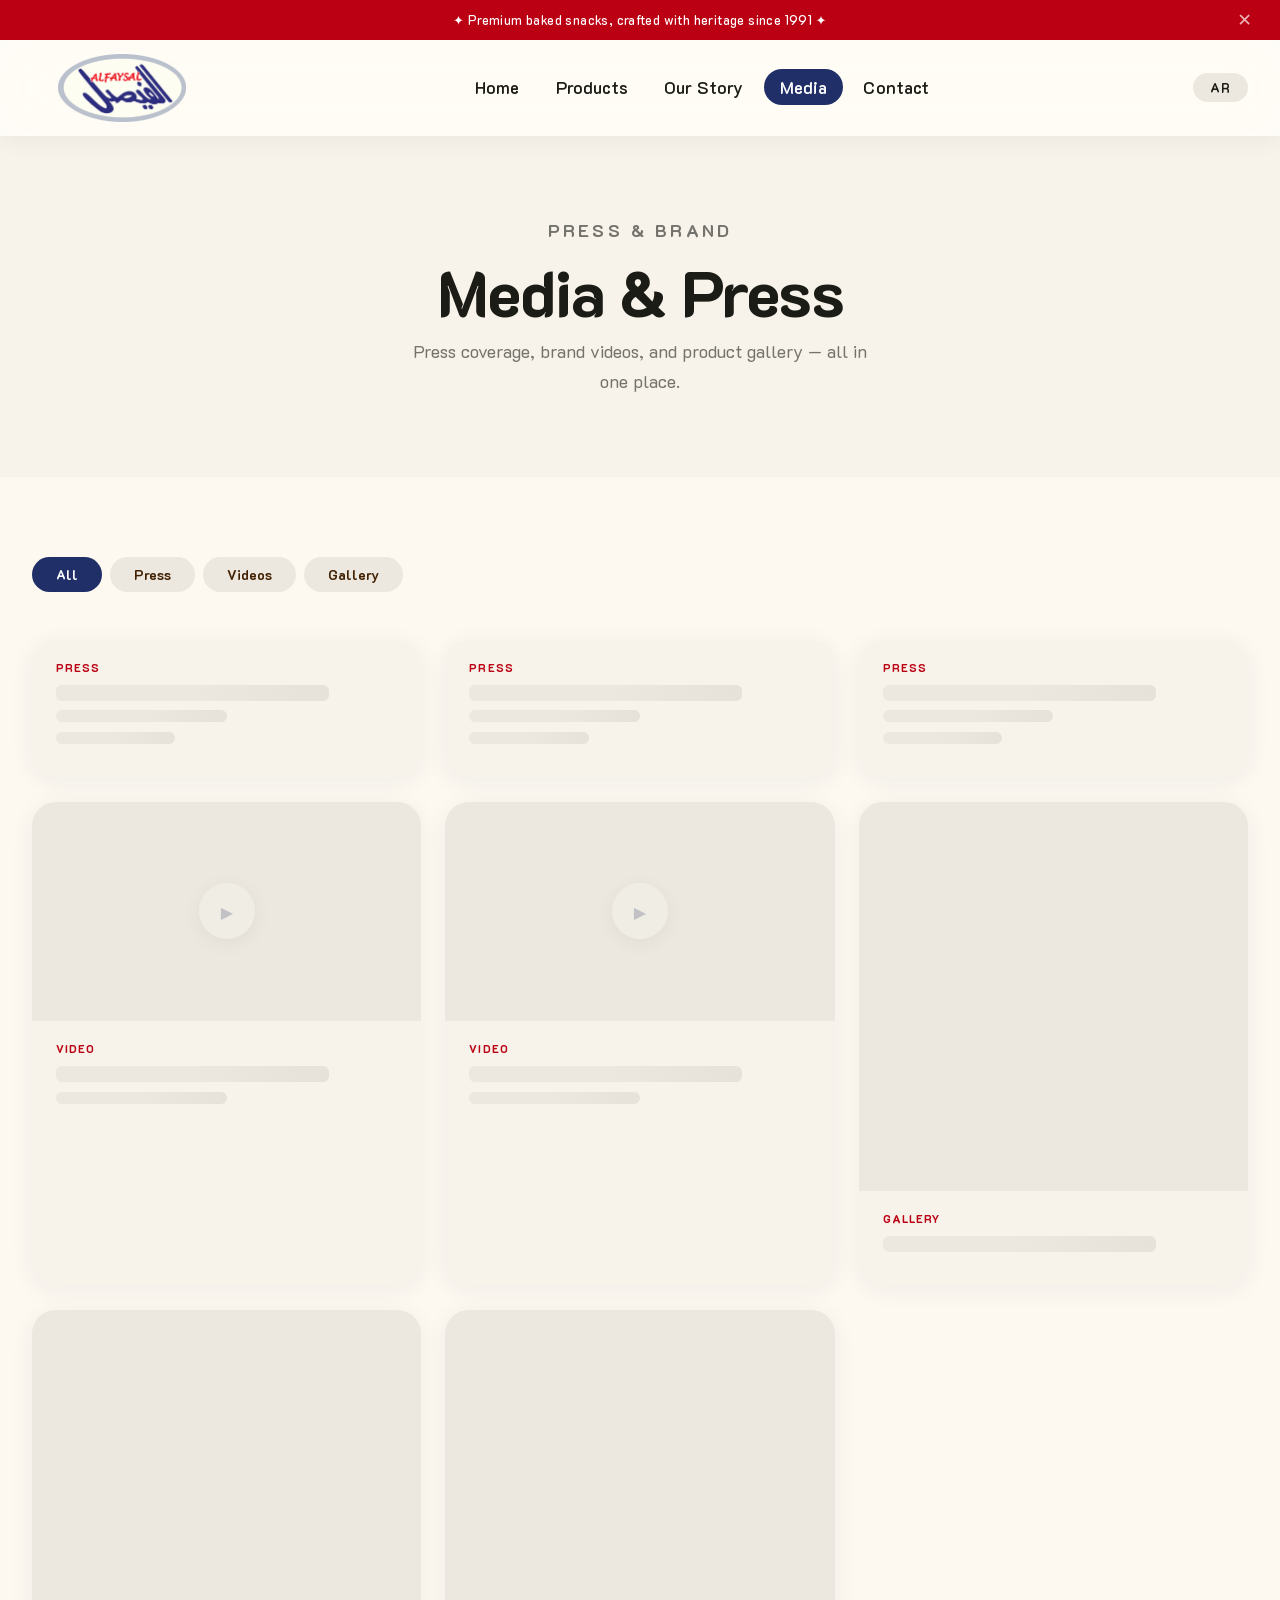
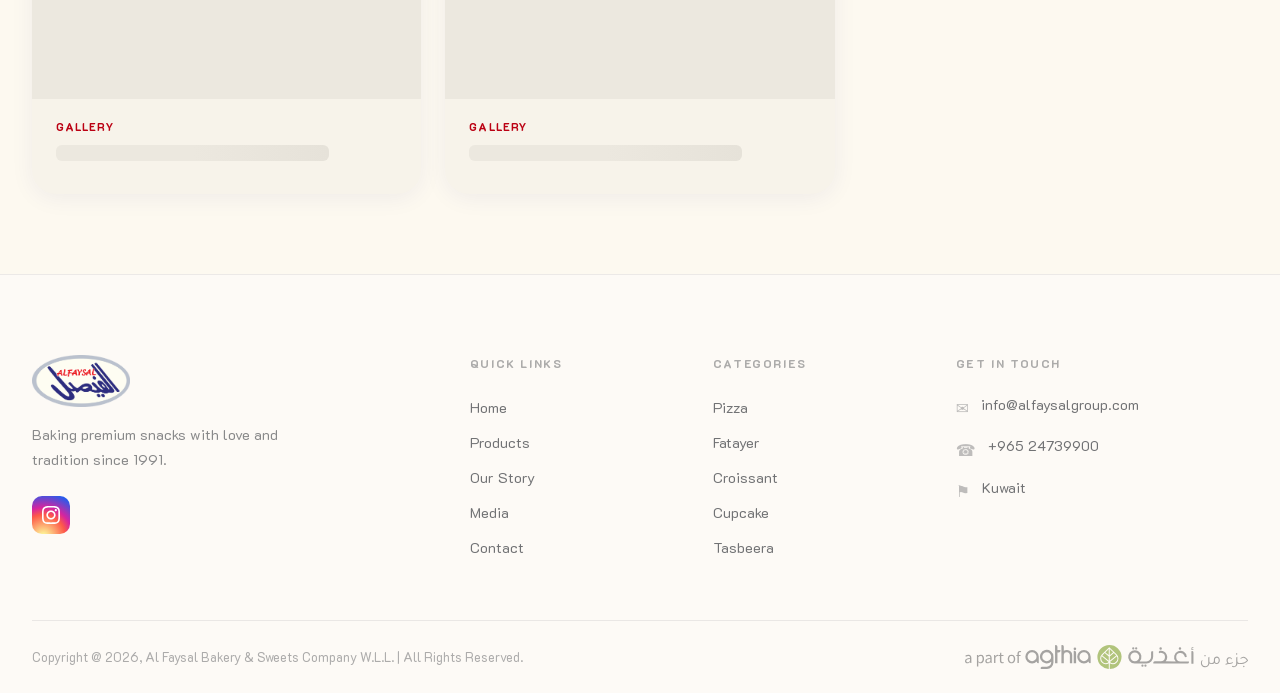
<file: media.html>
<!DOCTYPE html>
<html lang="en" dir="ltr">
<head>
  <meta charset="UTF-8" />
  <meta name="viewport" content="width=device-width, initial-scale=1.0" />
  <title>Media & Press — Al Faysal</title>
  <link rel="icon" href="favicon.png" />
  <meta name="description" content="Al Faysal media hub — press coverage, videos, and brand gallery." />
  <link rel="stylesheet" href="css/style.css" />
  <link rel="preconnect" href="https://fonts.googleapis.com" />
  <link rel="preconnect" href="https://fonts.gstatic.com" crossorigin />
  <link rel="stylesheet" href="https://fonts.googleapis.com/css2?family=K2D:ital,wght@0,100;0,200;0,300;0,400;0,500;0,600;0,700;0,800;1,100;1,200;1,300;1,400;1,500;1,600;1,700;1,800&display=swap" />
</head>
<body>

  <!-- Announcement Bar -->
  <div class="announcement-bar" role="banner">
    <div class="container">
      <div class="announcement-messages">
        <p class="announcement-msg active"
           data-en="✦ Premium baked snacks, crafted with heritage since 1991 ✦"
           data-ar="✦ مخبوزات فاخرة، تصنع بإرث منذ عام 1991 ✦">
          ✦ Premium baked snacks, crafted with heritage since 1991 ✦
        </p>
      </div>
      <button class="announcement-close" aria-label="Close announcement">✕</button>
    </div>
  </div>

  <!-- Navigation -->
  <nav class="site-nav" role="navigation" aria-label="Main navigation">
    <div class="nav-inner">
      <a href="index.html" class="nav-logo" aria-label="Al Faysal Home">
        <img src="Al Faysal Logo.png" alt="Al Faysal" />
      </a>
      <ul class="nav-links">
        <li><a href="index.html" data-en="Home" data-ar="الرئيسية">Home</a></li>
        <li><a href="products.html" data-en="Products" data-ar="المنتجات">Products</a></li>
        <li><a href="our-story.html" data-en="Our Story" data-ar="قصتنا">Our Story</a></li>
        <li><a href="media.html" data-en="Media" data-ar="الإعلام">Media</a></li>
        <li><a href="contact.html" data-en="Contact" data-ar="تواصل معنا">Contact</a></li>
      </ul>
      <div class="nav-right">
        <button class="lang-toggle" aria-label="Switch to Arabic">عربي</button>
        <button class="hamburger" aria-label="Open menu" aria-expanded="false">
          <span></span><span></span><span></span>
        </button>
      </div>
    </div>
  </nav>

  <div class="drawer-overlay" aria-hidden="true"></div>
  <aside class="mobile-drawer" aria-label="Mobile navigation">
    <div class="drawer-header">
      <a href="index.html"><img src="Al Faysal Logo.png" alt="Al Faysal" style="height:40px;" /></a>
      <button class="drawer-close" aria-label="Close menu">✕</button>
    </div>
    <ul class="mobile-nav-links">
      <li><a href="index.html" data-en="Home" data-ar="الرئيسية">Home</a></li>
      <li><a href="products.html" data-en="Products" data-ar="المنتجات">Products</a></li>
      <li><a href="our-story.html" data-en="Our Story" data-ar="قصتنا">Our Story</a></li>
      <li><a href="media.html" data-en="Media" data-ar="الإعلام">Media</a></li>
      <li><a href="contact.html" data-en="Contact" data-ar="تواصل معنا">Contact</a></li>
    </ul>
    <div class="mobile-drawer-footer">
      <button class="lang-toggle btn btn-primary" style="width:100%;justify-content:center;">AR</button>
    </div>
  </aside>

  <main>

    <!-- Page Header -->
    <header class="page-header">
      <div class="container">
        <p class="section-eyebrow" data-en="Press & Brand" data-ar="الصحافة والعلامة التجارية">Press & Brand</p>
        <h1 class="display-lg" data-en="Media & Press" data-ar="الإعلام والصحافة">Media &amp; Press</h1>
        <p data-en="Press coverage, brand videos, and product gallery — all in one place."
           data-ar="التغطية الصحفية ومقاطع الفيديو وصور المنتجات — كل شيء في مكان واحد.">
          Press coverage, brand videos, and product gallery — all in one place.
        </p>
      </div>
    </header>

    <!-- Media Section -->
    <section class="media-section">
      <div class="container">

        <!-- Tabs -->
        <div class="media-tabs" role="tablist" id="mediaTabs">
          <button class="media-tab active" data-filter="all" role="tab" aria-selected="true"
                  data-en="All" data-ar="الكل">All</button>
          <button class="media-tab" data-filter="press" role="tab" aria-selected="false"
                  data-en="Press" data-ar="الصحافة">Press</button>
          <button class="media-tab" data-filter="video" role="tab" aria-selected="false"
                  data-en="Videos" data-ar="الفيديوهات">Videos</button>
          <button class="media-tab" data-filter="gallery" role="tab" aria-selected="false"
                  data-en="Gallery" data-ar="المعرض">Gallery</button>
        </div>

        <!-- Grid -->
        <div class="media-bento" id="mediaGrid">

          <!-- Press Placeholders -->
          <article class="media-card media-placeholder" data-type="press">
            <div class="media-card-body">
              <p class="media-card-type" data-en="Press" data-ar="صحافة">Press</p>
              <div class="placeholder-bar placeholder-bar--title"></div>
              <div class="placeholder-bar placeholder-bar--meta"></div>
              <div class="placeholder-bar placeholder-bar--link"></div>
            </div>
          </article>

          <article class="media-card media-placeholder" data-type="press">
            <div class="media-card-body">
              <p class="media-card-type" data-en="Press" data-ar="صحافة">Press</p>
              <div class="placeholder-bar placeholder-bar--title"></div>
              <div class="placeholder-bar placeholder-bar--meta"></div>
              <div class="placeholder-bar placeholder-bar--link"></div>
            </div>
          </article>

          <article class="media-card media-placeholder" data-type="press">
            <div class="media-card-body">
              <p class="media-card-type" data-en="Press" data-ar="صحافة">Press</p>
              <div class="placeholder-bar placeholder-bar--title"></div>
              <div class="placeholder-bar placeholder-bar--meta"></div>
              <div class="placeholder-bar placeholder-bar--link"></div>
            </div>
          </article>

          <!-- Video Placeholders -->
          <article class="media-card media-placeholder" data-type="video">
            <div class="media-card-img placeholder-img">
              <div class="play-btn" aria-hidden="true">▶</div>
            </div>
            <div class="media-card-body">
              <p class="media-card-type" data-en="Video" data-ar="فيديو">Video</p>
              <div class="placeholder-bar placeholder-bar--title"></div>
              <div class="placeholder-bar placeholder-bar--meta"></div>
            </div>
          </article>

          <article class="media-card media-placeholder" data-type="video">
            <div class="media-card-img placeholder-img">
              <div class="play-btn" aria-hidden="true">▶</div>
            </div>
            <div class="media-card-body">
              <p class="media-card-type" data-en="Video" data-ar="فيديو">Video</p>
              <div class="placeholder-bar placeholder-bar--title"></div>
              <div class="placeholder-bar placeholder-bar--meta"></div>
            </div>
          </article>

          <!-- Gallery Placeholders -->
          <article class="media-card gallery-card media-placeholder" data-type="gallery">
            <div class="media-card-img placeholder-img"></div>
            <div class="media-card-body">
              <p class="media-card-type" data-en="Gallery" data-ar="معرض">Gallery</p>
              <div class="placeholder-bar placeholder-bar--title"></div>
            </div>
          </article>

          <article class="media-card gallery-card media-placeholder" data-type="gallery">
            <div class="media-card-img placeholder-img"></div>
            <div class="media-card-body">
              <p class="media-card-type" data-en="Gallery" data-ar="معرض">Gallery</p>
              <div class="placeholder-bar placeholder-bar--title"></div>
            </div>
          </article>

          <article class="media-card gallery-card media-placeholder" data-type="gallery">
            <div class="media-card-img placeholder-img"></div>
            <div class="media-card-body">
              <p class="media-card-type" data-en="Gallery" data-ar="معرض">Gallery</p>
              <div class="placeholder-bar placeholder-bar--title"></div>
            </div>
          </article>

        </div>
      </div>
    </section>

  </main>

  <!-- Footer -->
  <footer class="site-footer">
    <div class="container">
      <div class="footer-grid">
        <div class="footer-brand">
          <img src="Al Faysal Logo.png" alt="Al Faysal" />
          <p class="footer-tagline"
             data-en="Baking premium snacks with love and tradition since 1991."
             data-ar="نخبز وجبات خفيفة فاخرة بحب وتقليد منذ عام 1991.">
            Baking premium snacks with love and tradition since 1991.
          </p>
          <div class="footer-socials" style="margin-top:1.5rem;">
            <a href="https://www.instagram.com/alfaysalbakery" class="social-link social-link--instagram" aria-label="Instagram" target="_blank" rel="noopener noreferrer">
              <svg width="18" height="18" viewBox="0 0 24 24" fill="currentColor"><path d="M12 2.163c3.204 0 3.584.012 4.85.07 3.252.148 4.771 1.691 4.919 4.919.058 1.265.069 1.645.069 4.849 0 3.205-.012 3.584-.069 4.849-.149 3.225-1.664 4.771-4.919 4.919-1.266.058-1.644.07-4.85.07-3.204 0-3.584-.012-4.849-.07-3.26-.149-4.771-1.699-4.919-4.92-.058-1.265-.07-1.644-.07-4.849 0-3.204.013-3.583.07-4.849.149-3.227 1.664-4.771 4.919-4.919 1.266-.057 1.645-.069 4.849-.069zm0-2.163c-3.259 0-3.667.014-4.947.072-4.358.2-6.78 2.618-6.98 6.98-.059 1.281-.073 1.689-.073 4.948 0 3.259.014 3.668.072 4.948.2 4.358 2.618 6.78 6.98 6.98 1.281.058 1.689.072 4.948.072 3.259 0 3.668-.014 4.948-.072 4.354-.2 6.782-2.618 6.979-6.98.059-1.28.073-1.689.073-4.948 0-3.259-.014-3.667-.072-4.947-.196-4.354-2.617-6.78-6.979-6.98-1.281-.059-1.69-.073-4.949-.073zm0 5.838c-3.403 0-6.162 2.759-6.162 6.162s2.759 6.163 6.162 6.163 6.162-2.759 6.162-6.163c0-3.403-2.759-6.162-6.162-6.162zm0 10.162c-2.209 0-4-1.79-4-4 0-2.209 1.791-4 4-4s4 1.791 4 4c0 2.21-1.791 4-4 4zm6.406-11.845c-.796 0-1.441.645-1.441 1.44s.645 1.44 1.441 1.44c.795 0 1.439-.645 1.439-1.44s-.644-1.44-1.439-1.44z"/></svg>
            </a>          </div>
        </div>
        <div>
          <p class="footer-heading" data-en="Quick Links" data-ar="روابط سريعة">Quick Links</p>
          <ul class="footer-links">
            <li><a href="index.html" data-en="Home" data-ar="الرئيسية">Home</a></li>
            <li><a href="products.html" data-en="Products" data-ar="المنتجات">Products</a></li>
            <li><a href="our-story.html" data-en="Our Story" data-ar="قصتنا">Our Story</a></li>
            <li><a href="media.html" data-en="Media" data-ar="الإعلام">Media</a></li>
            <li><a href="contact.html" data-en="Contact" data-ar="تواصل معنا">Contact</a></li>
          </ul>
        </div>
        <div>
          <p class="footer-heading" data-en="Categories" data-ar="الفئات">Categories</p>
          <ul class="footer-links">
            <li><a href="products.html?category=pizza">Pizza</a></li>
            <li><a href="products.html?category=fatayer">Fatayer</a></li>
            <li><a href="products.html?category=croissant">Croissant</a></li>
            <li><a href="products.html?category=cupcake">Cupcake</a></li>
            <li><a href="products.html?category=tasbeera">Tasbeera</a></li>
          </ul>
        </div>
        <div>
          <p class="footer-heading" data-en="Get In Touch" data-ar="تواصل معنا">Get In Touch</p>
          <div class="footer-contact-item"><span class="footer-contact-icon">✉</span><span>info@alfaysalgroup.com</span></div>
          <div class="footer-contact-item"><span class="footer-contact-icon">☎</span><span>+965 24739900</span></div>
          <div class="footer-contact-item"><span class="footer-contact-icon">⚑</span><span data-en="Kuwait" data-ar="الكويت">Kuwait</span></div>
        </div>
      </div>
      <div class="footer-bottom">
        <p class="footer-copy" data-en="Copyright @ 2026, Al Faysal Bakery &amp; Sweets Company W.L.L. | All Rights Reserved." data-ar="حقوق النشر @ 2026، شركة الفيصل للمخابز والحلويات ش.ذ.م.م. | جميع الحقوق محفوظة.">Copyright @ 2026, Al Faysal Bakery &amp; Sweets Company W.L.L. | All Rights Reserved.</p>
        <div class="footer-agthia"><img src="Agthia_group_footer.svg" alt="Agthia Group" /></div>
      </div>
    </div>
  </footer>

  <script src="js/main.js"></script>
  <script>
    document.addEventListener('DOMContentLoaded', function () {
      const tabs   = document.querySelectorAll('.media-tab');
      const cards  = document.querySelectorAll('.media-card');

      function filterMedia(filter) {
        cards.forEach(card => {
          const type = card.dataset.type;
          const show = filter === 'all' || type === filter;
          card.style.display = show ? '' : 'none';
        });
        tabs.forEach(tab => {
          tab.classList.toggle('active', tab.dataset.filter === filter);
          tab.setAttribute('aria-selected', tab.dataset.filter === filter);
        });
      }

      tabs.forEach(tab => {
        tab.addEventListener('click', () => filterMedia(tab.dataset.filter));
      });
    });
  </script>
</body>
</html>
</file>
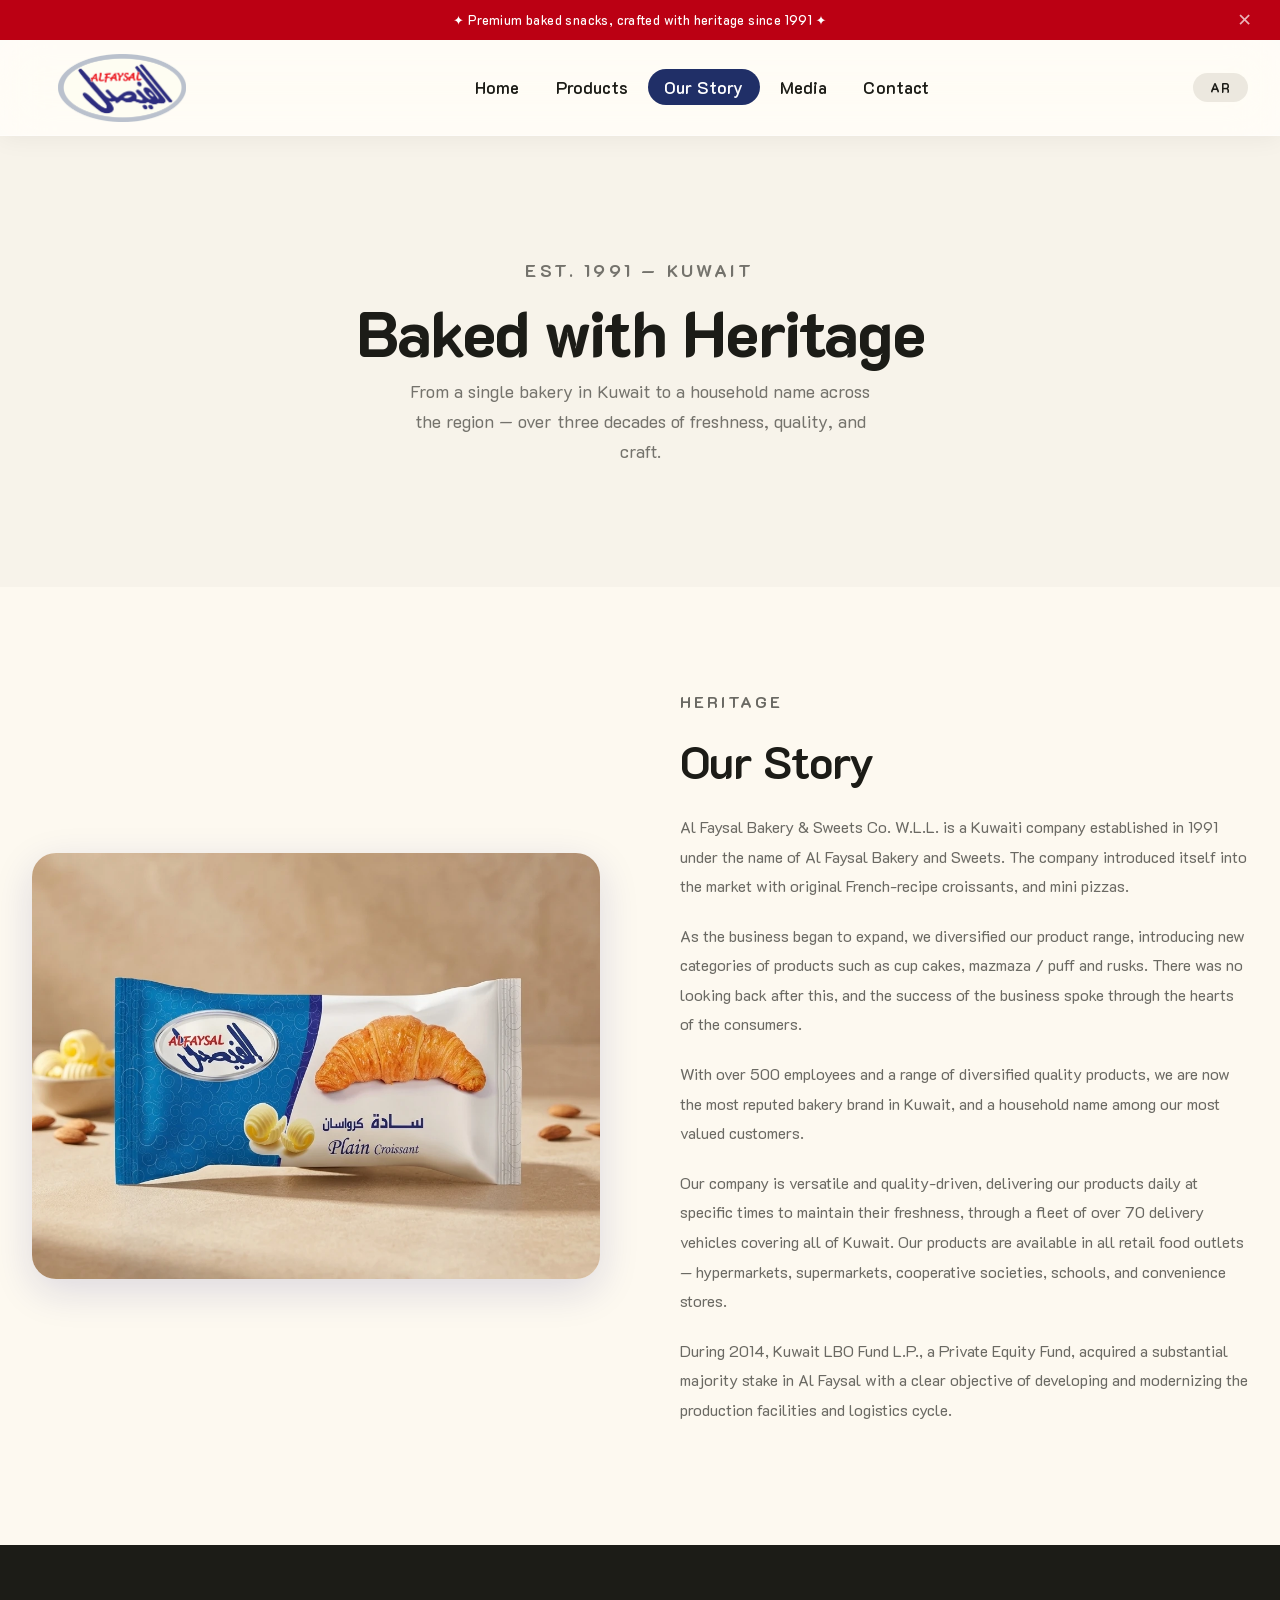
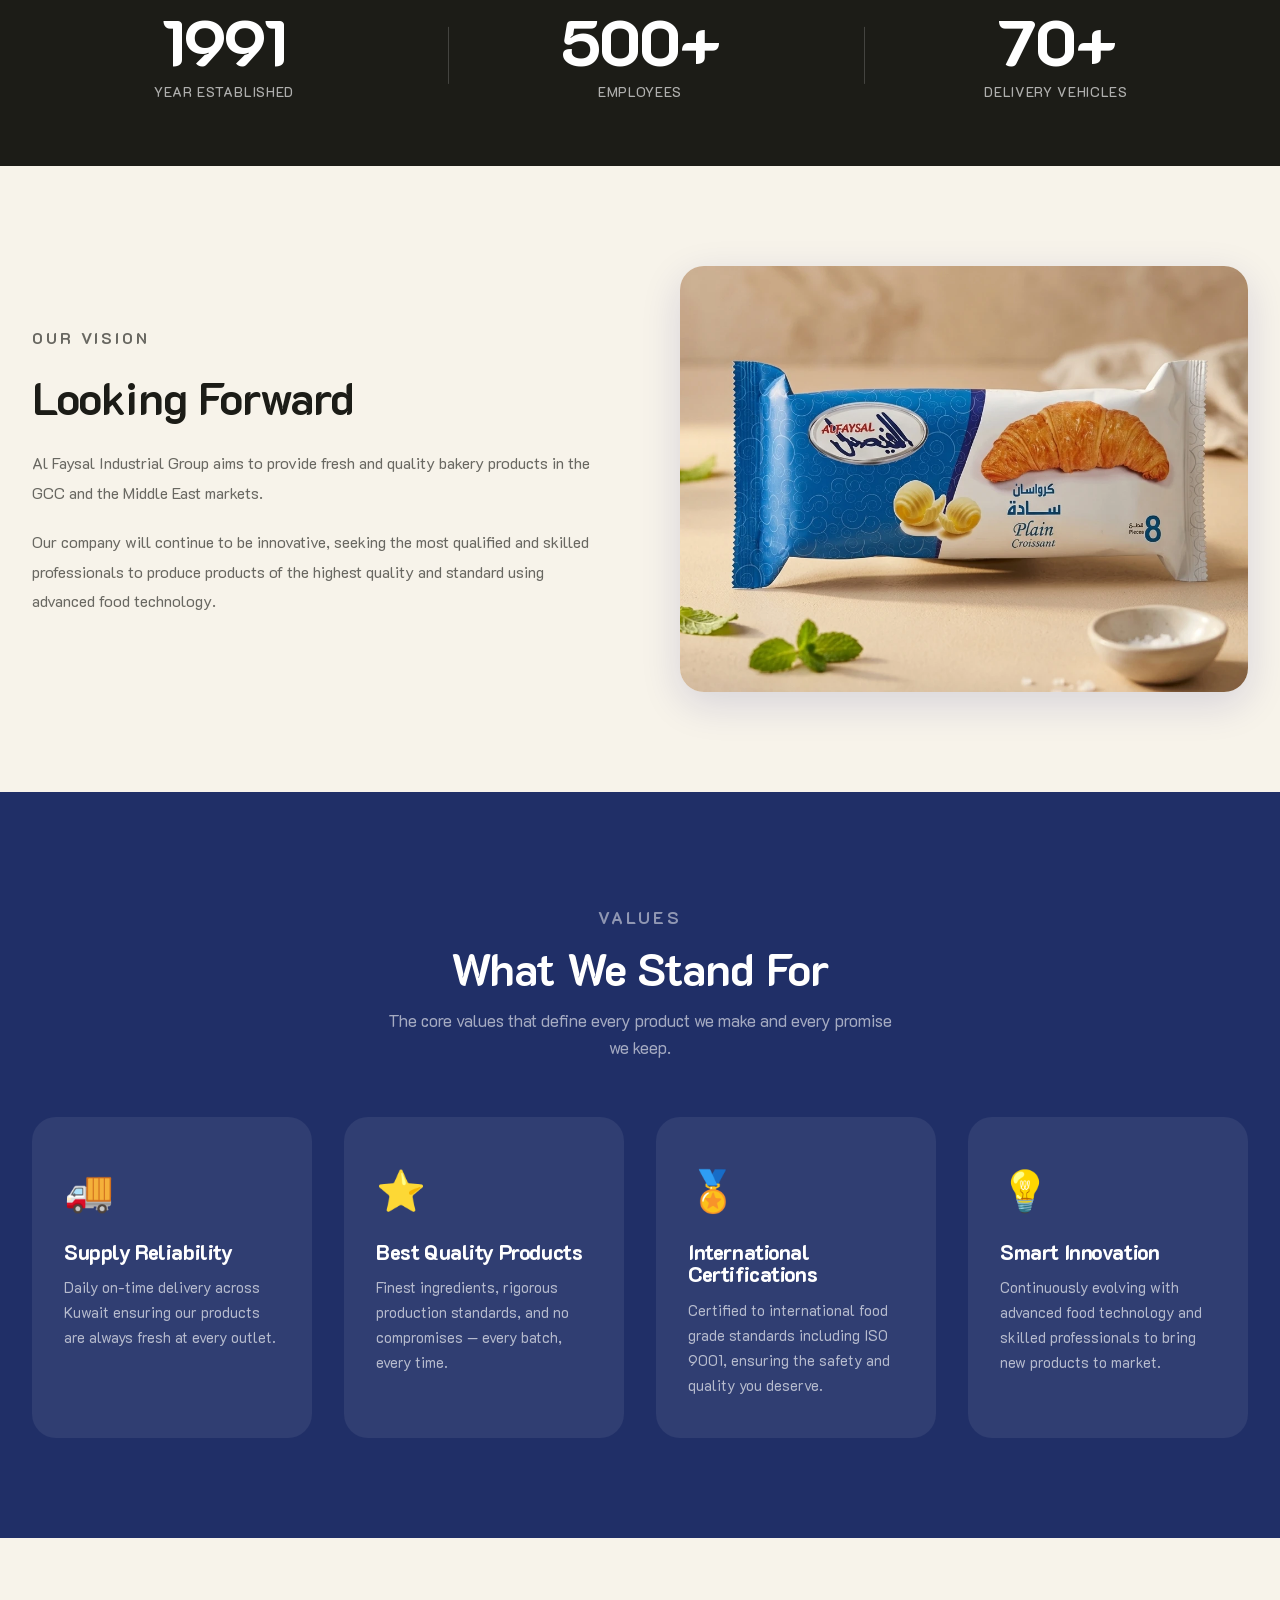
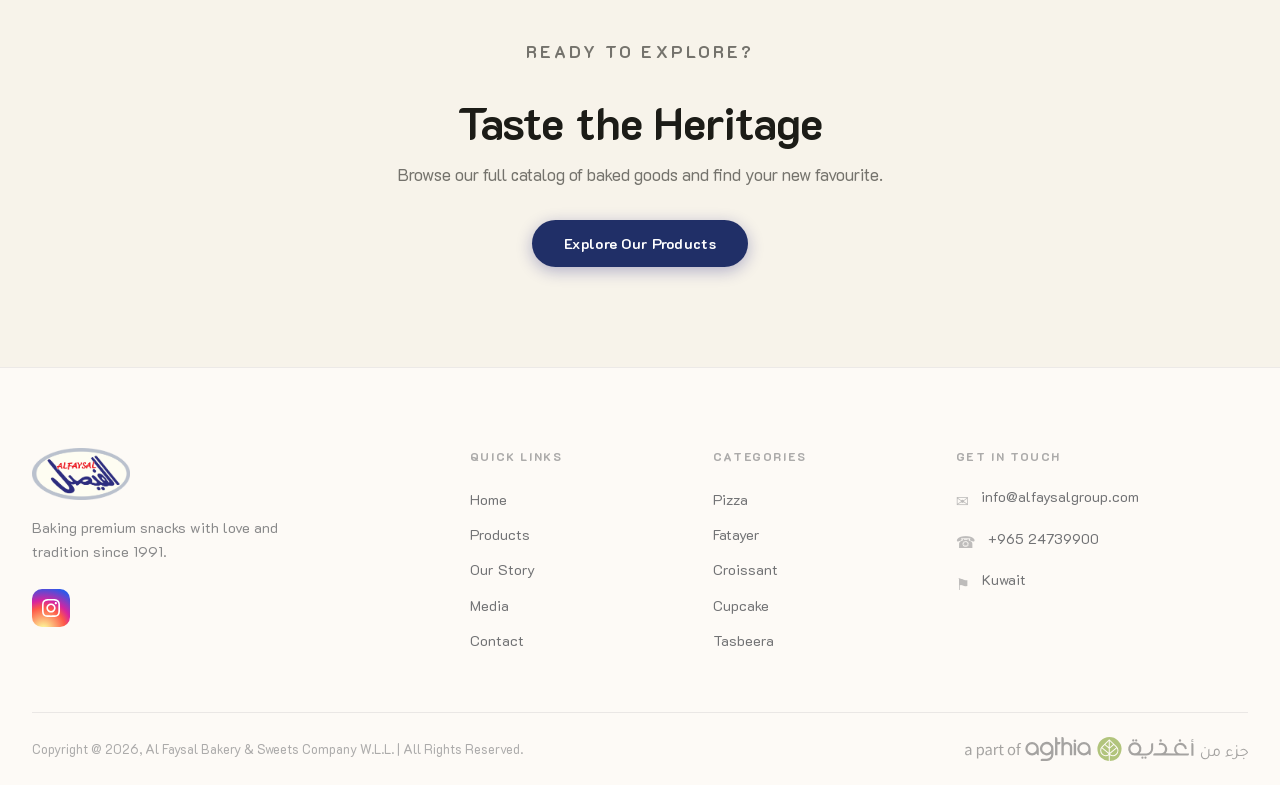
<file: our-story.html>
<!DOCTYPE html>
<html lang="en" dir="ltr">
<head>
  <meta charset="UTF-8" />
  <meta name="viewport" content="width=device-width, initial-scale=1.0" />
  <title>Our Story — Al Faysal</title>
  <link rel="icon" href="favicon.png" />
  <meta name="description" content="Since 1991, Al Faysal has been crafting premium baked snacks for families across the region." />
  <link rel="stylesheet" href="css/style.css" />
  <link rel="preconnect" href="https://fonts.googleapis.com" />
  <link rel="preconnect" href="https://fonts.gstatic.com" crossorigin />
  <link rel="stylesheet" href="https://fonts.googleapis.com/css2?family=K2D:ital,wght@0,100;0,200;0,300;0,400;0,500;0,600;0,700;0,800;1,100;1,200;1,300;1,400;1,500;1,600;1,700;1,800&display=swap" />
</head>
<body>

  <!-- Announcement Bar -->
  <div class="announcement-bar" role="banner">
    <div class="container">
      <div class="announcement-messages">
        <p class="announcement-msg active"
           data-en="✦ Premium baked snacks, crafted with heritage since 1991 ✦"
           data-ar="✦ مخبوزات فاخرة، تصنع بإرث منذ عام 1991 ✦">
          ✦ Premium baked snacks, crafted with heritage since 1991 ✦
        </p>
      </div>
      <button class="announcement-close" aria-label="Close announcement">✕</button>
    </div>
  </div>

  <!-- Navigation -->
  <nav class="site-nav" role="navigation" aria-label="Main navigation">
    <div class="nav-inner">
      <a href="index.html" class="nav-logo" aria-label="Al Faysal Home">
        <img src="Al Faysal Logo.png" alt="Al Faysal" />
      </a>
      <ul class="nav-links">
        <li><a href="index.html" data-en="Home" data-ar="الرئيسية">Home</a></li>
        <li><a href="products.html" data-en="Products" data-ar="المنتجات">Products</a></li>
        <li><a href="our-story.html" data-en="Our Story" data-ar="قصتنا">Our Story</a></li>
        <li><a href="media.html" data-en="Media" data-ar="الإعلام">Media</a></li>
        <li><a href="contact.html" data-en="Contact" data-ar="تواصل معنا">Contact</a></li>
      </ul>
      <div class="nav-right">
        <button class="lang-toggle" aria-label="Switch to Arabic">عربي</button>
        <button class="hamburger" aria-label="Open menu" aria-expanded="false">
          <span></span><span></span><span></span>
        </button>
      </div>
    </div>
  </nav>

  <div class="drawer-overlay" aria-hidden="true"></div>
  <aside class="mobile-drawer" aria-label="Mobile navigation">
    <div class="drawer-header">
      <a href="index.html"><img src="Al Faysal Logo.png" alt="Al Faysal" style="height:40px;" /></a>
      <button class="drawer-close" aria-label="Close menu">✕</button>
    </div>
    <ul class="mobile-nav-links">
      <li><a href="index.html" data-en="Home" data-ar="الرئيسية">Home</a></li>
      <li><a href="products.html" data-en="Products" data-ar="المنتجات">Products</a></li>
      <li><a href="our-story.html" data-en="Our Story" data-ar="قصتنا">Our Story</a></li>
      <li><a href="media.html" data-en="Media" data-ar="الإعلام">Media</a></li>
      <li><a href="contact.html" data-en="Contact" data-ar="تواصل معنا">Contact</a></li>
    </ul>
    <div class="mobile-drawer-footer">
      <button class="lang-toggle btn btn-primary" style="width:100%;justify-content:center;">AR</button>
    </div>
  </aside>

  <main>

    <!-- Hero -->
    <header class="page-header" style="padding-block:120px;">
      <div class="container">
        <p class="section-eyebrow" data-en="Est. 1991 — Kuwait" data-ar="تأسست 1991 — الكويت">Est. 1991 — Kuwait</p>
        <h1 class="display-lg" data-en="Baked with Heritage" data-ar="مخبوز بإرث أصيل">Baked with Heritage</h1>
        <p data-en="From a single bakery in Kuwait to a household name across the region — over three decades of freshness, quality, and craft."
           data-ar="من مخبز واحد في الكويت إلى اسم راسخ في المنطقة — أكثر من ثلاثة عقود من الطزاجة والجودة والحرفية.">
          From a single bakery in Kuwait to a household name across the region — over three decades of freshness, quality, and craft.
        </p>
      </div>
    </header>

    <!-- Heritage -->
    <section class="story-beginning section-pad">
      <div class="container">
        <div class="story-split">
          <div class="story-split-image">
            <img src="Products/03. CROISSANT/Croissant single/Plain - Croissant.webp"
                 alt="Al Faysal Plain Croissant — a classic since 1991" />
          </div>
          <div class="story-split-content">
            <p class="section-eyebrow" data-en="Heritage" data-ar="الإرث">Heritage</p>
            <h2 class="display-md" data-en="Our Story" data-ar="قصتنا">Our Story</h2>
            <p data-en="Al Faysal Bakery &amp; Sweets Co. W.L.L. is a Kuwaiti company established in 1991 under the name of Al Faysal Bakery and Sweets. The company introduced itself into the market with original French-recipe croissants, and mini pizzas."
               data-ar="شركة الفيصل للمخابز والحلويات ش.ذ.م.م. هي شركة كويتية تأسست عام 1991 تحت مسمى مخبز الفيصل للحلويات. قدّمت الشركة نفسها إلى السوق بكرواسان بوصفة فرنسية أصلية وبيتزا صغيرة.">
              Al Faysal Bakery &amp; Sweets Co. W.L.L. is a Kuwaiti company established in 1991 under the name of Al Faysal Bakery and Sweets. The company introduced itself into the market with original French-recipe croissants, and mini pizzas.
            </p>
            <p data-en="As the business began to expand, we diversified our product range, introducing new categories of products such as cup cakes, mazmaza / puff and rusks. There was no looking back after this, and the success of the business spoke through the hearts of the consumers."
               data-ar="مع توسع الأعمال، نوّعنا نطاق منتجاتنا بإدخال فئات جديدة كالكب كيك والمزمزة والبف والبقسماط. بعدها لم نتوقف، وتجلّى نجاح العمل في قلوب المستهلكين.">
              As the business began to expand, we diversified our product range, introducing new categories of products such as cup cakes, mazmaza / puff and rusks. There was no looking back after this, and the success of the business spoke through the hearts of the consumers.
            </p>
            <p data-en="With over 500 employees and a range of diversified quality products, we are now the most reputed bakery brand in Kuwait, and a household name among our most valued customers."
               data-ar="بأكثر من 500 موظف ومجموعة متنوعة من المنتجات الجيدة، أصبحنا الآن العلامة التجارية الأكثر سمعة في الكويت، واسماً معروفاً لدى عملائنا الأعزاء.">
              With over 500 employees and a range of diversified quality products, we are now the most reputed bakery brand in Kuwait, and a household name among our most valued customers.
            </p>
            <p data-en="Our company is versatile and quality-driven, delivering our products daily at specific times to maintain their freshness, through a fleet of over 70 delivery vehicles covering all of Kuwait. Our products are available in all retail food outlets — hypermarkets, supermarkets, cooperative societies, schools, and convenience stores."
               data-ar="شركتنا متعددة الأوجه وموجهة نحو الجودة، نوصّل منتجاتنا يومياً في أوقات محددة للحفاظ على طزاجتها، عبر أسطول يزيد على 70 مركبة توصيل تغطي جميع أنحاء الكويت. منتجاتنا متوفرة في جميع منافذ الغذاء — الهايبرماركت والسوبرماركت والجمعيات التعاونية والمدارس والبقالات.">
              Our company is versatile and quality-driven, delivering our products daily at specific times to maintain their freshness, through a fleet of over 70 delivery vehicles covering all of Kuwait. Our products are available in all retail food outlets — hypermarkets, supermarkets, cooperative societies, schools, and convenience stores.
            </p>
            <p data-en="During 2014, Kuwait LBO Fund L.P., a Private Equity Fund, acquired a substantial majority stake in Al Faysal with a clear objective of developing and modernizing the production facilities and logistics cycle."
               data-ar="في عام 2014، استحوذ صندوق Kuwait LBO Fund L.P.، وهو صندوق استثمار خاص، على حصة أغلبية كبيرة في الفيصل بهدف واضح لتطوير وتحديث مرافق الإنتاج ودورة الخدمات اللوجستية.">
              During 2014, Kuwait LBO Fund L.P., a Private Equity Fund, acquired a substantial majority stake in Al Faysal with a clear objective of developing and modernizing the production facilities and logistics cycle.
            </p>
          </div>
        </div>
      </div>
    </section>

    <!-- Stats -->
    <section class="story-stats stats-banner">
      <div class="container">
        <div class="stats-grid">
          <div class="stat-item">
            <div class="stat-number" data-en="1991" data-ar="1991">1991</div>
            <div class="stat-label" data-en="Year Established" data-ar="سنة التأسيس">Year Established</div>
          </div>
          <div class="stat-item">
            <div class="stat-number" data-en="500+" data-ar="+500">500+</div>
            <div class="stat-label" data-en="Employees" data-ar="موظف">Employees</div>
          </div>
          <div class="stat-item">
            <div class="stat-number" data-en="70+" data-ar="+70">70+</div>
            <div class="stat-label" data-en="Delivery Vehicles" data-ar="مركبة توصيل">Delivery Vehicles</div>
          </div>
        </div>
      </div>
    </section>

    <!-- Vision -->
    <section class="section-pad" style="background:var(--surface-low);">
      <div class="container">
        <div class="story-split" style="align-items:center;">
          <div class="story-split-content">
            <p class="section-eyebrow" data-en="Our Vision" data-ar="رؤيتنا">Our Vision</p>
            <h2 class="display-md" data-en="Looking Forward" data-ar="نظرة إلى المستقبل">Looking Forward</h2>
            <p data-en="Al Faysal Industrial Group aims to provide fresh and quality bakery products in the GCC and the Middle East markets."
               data-ar="تهدف مجموعة الفيصل الصناعية إلى تقديم منتجات مخبوزات طازجة وعالية الجودة في أسواق دول الخليج العربي والشرق الأوسط.">
              Al Faysal Industrial Group aims to provide fresh and quality bakery products in the GCC and the Middle East markets.
            </p>
            <p data-en="Our company will continue to be innovative, seeking the most qualified and skilled professionals to produce products of the highest quality and standard using advanced food technology."
               data-ar="ستواصل شركتنا الابتكار، وتسعى إلى استقطاب أكفأ المهنيين وأكثرهم مهارة لإنتاج منتجات بأعلى معايير الجودة باستخدام تقنية الغذاء المتقدمة.">
              Our company will continue to be innovative, seeking the most qualified and skilled professionals to produce products of the highest quality and standard using advanced food technology.
            </p>
          </div>
          <div class="story-split-image">
            <img src="Products/03. CROISSANT/FAMILY/FAMILY CROISSANT PLAIN.webp"
                 alt="Al Faysal Family Croissant" />
          </div>
        </div>
      </div>
    </section>

    <!-- Values -->
    <section class="pillars-section section-pad">
      <div class="container">
        <div class="section-header centered" style="color:white;margin-bottom:3.5rem;">
          <p class="section-eyebrow" style="color:rgba(255,255,255,0.5);" data-en="Values" data-ar="قيمنا">Values</p>
          <h2 class="display-md" style="color:white;" data-en="What We Stand For" data-ar="ما نؤمن به">What We Stand For</h2>
          <p style="color:rgba(255,255,255,0.6);"
             data-en="The core values that define every product we make and every promise we keep."
             data-ar="القيم الجوهرية التي تحدد كل منتج نصنعه وكل وعد نفي به.">
            The core values that define every product we make and every promise we keep.
          </p>
        </div>
        <div class="pillars-grid" style="grid-template-columns:repeat(auto-fit,minmax(220px,1fr));">
          <div class="pillar-card">
            <div class="pillar-icon">🚚</div>
            <h3 data-en="Supply Reliability" data-ar="موثوقية التوريد">Supply Reliability</h3>
            <p data-en="Daily on-time delivery across Kuwait ensuring our products are always fresh at every outlet."
               data-ar="توصيل يومي في الوقت المحدد عبر الكويت لضمان طزاجة منتجاتنا في كل منفذ.">
              Daily on-time delivery across Kuwait ensuring our products are always fresh at every outlet.
            </p>
          </div>
          <div class="pillar-card">
            <div class="pillar-icon">⭐</div>
            <h3 data-en="Best Quality Products" data-ar="أفضل المنتجات جودةً">Best Quality Products</h3>
            <p data-en="Finest ingredients, rigorous production standards, and no compromises — every batch, every time."
               data-ar="أجود المكونات ومعايير إنتاج صارمة ولا تنازلات — في كل دفعة وفي كل مرة.">
              Finest ingredients, rigorous production standards, and no compromises — every batch, every time.
            </p>
          </div>
          <div class="pillar-card">
            <div class="pillar-icon">🏅</div>
            <h3 data-en="International Certifications" data-ar="شهادات دولية">International Certifications</h3>
            <p data-en="Certified to international food grade standards including ISO 9001, ensuring the safety and quality you deserve."
               data-ar="معتمدون وفق معايير الغذاء الدولية بما فيها ISO 9001، لضمان السلامة والجودة التي تستحقونها.">
              Certified to international food grade standards including ISO 9001, ensuring the safety and quality you deserve.
            </p>
          </div>
          <div class="pillar-card">
            <div class="pillar-icon">💡</div>
            <h3 data-en="Smart Innovation" data-ar="الابتكار الذكي">Smart Innovation</h3>
            <p data-en="Continuously evolving with advanced food technology and skilled professionals to bring new products to market."
               data-ar="نتطور باستمرار بتقنيات الغذاء المتقدمة ومتخصصين مهرة لتقديم منتجات جديدة إلى السوق.">
              Continuously evolving with advanced food technology and skilled professionals to bring new products to market.
            </p>
          </div>
        </div>
      </div>
    </section>

    <!-- CTA -->
    <section class="story-cta">
      <div class="container">
        <p class="section-eyebrow" data-en="Ready to Explore?" data-ar="هل أنت مستعد للاستكشاف؟">Ready to Explore?</p>
        <h2 class="display-md" data-en="Taste the Heritage" data-ar="تذوق الإرث">Taste the Heritage</h2>
        <p data-en="Browse our full catalog of baked goods and find your new favourite."
           data-ar="تصفح كتالوجنا الكامل من المخبوزات وابحث عن مفضلتك الجديدة.">
          Browse our full catalog of baked goods and find your new favourite.
        </p>
        <a href="products.html" class="btn btn-primary"
           data-en="Explore Our Products" data-ar="استكشف منتجاتنا">Explore Our Products</a>
      </div>
    </section>

  </main>

  <!-- Footer -->
  <footer class="site-footer">
    <div class="container">
      <div class="footer-grid">
        <div class="footer-brand">
          <img src="Al Faysal Logo.png" alt="Al Faysal" />
          <p class="footer-tagline"
             data-en="Baking premium snacks with love and tradition since 1991."
             data-ar="نخبز وجبات خفيفة فاخرة بحب وتقليد منذ عام 1991.">
            Baking premium snacks with love and tradition since 1991.
          </p>
          <div class="footer-socials" style="margin-top:1.5rem;">
            <a href="https://www.instagram.com/alfaysalbakery" class="social-link social-link--instagram" aria-label="Instagram" target="_blank" rel="noopener noreferrer">
              <svg width="18" height="18" viewBox="0 0 24 24" fill="currentColor"><path d="M12 2.163c3.204 0 3.584.012 4.85.07 3.252.148 4.771 1.691 4.919 4.919.058 1.265.069 1.645.069 4.849 0 3.205-.012 3.584-.069 4.849-.149 3.225-1.664 4.771-4.919 4.919-1.266.058-1.644.07-4.85.07-3.204 0-3.584-.012-4.849-.07-3.26-.149-4.771-1.699-4.919-4.92-.058-1.265-.07-1.644-.07-4.849 0-3.204.013-3.583.07-4.849.149-3.227 1.664-4.771 4.919-4.919 1.266-.057 1.645-.069 4.849-.069zm0-2.163c-3.259 0-3.667.014-4.947.072-4.358.2-6.78 2.618-6.98 6.98-.059 1.281-.073 1.689-.073 4.948 0 3.259.014 3.668.072 4.948.2 4.358 2.618 6.78 6.98 6.98 1.281.058 1.689.072 4.948.072 3.259 0 3.668-.014 4.948-.072 4.354-.2 6.782-2.618 6.979-6.98.059-1.28.073-1.689.073-4.948 0-3.259-.014-3.667-.072-4.947-.196-4.354-2.617-6.78-6.979-6.98-1.281-.059-1.69-.073-4.949-.073zm0 5.838c-3.403 0-6.162 2.759-6.162 6.162s2.759 6.163 6.162 6.163 6.162-2.759 6.162-6.163c0-3.403-2.759-6.162-6.162-6.162zm0 10.162c-2.209 0-4-1.79-4-4 0-2.209 1.791-4 4-4s4 1.791 4 4c0 2.21-1.791 4-4 4zm6.406-11.845c-.796 0-1.441.645-1.441 1.44s.645 1.44 1.441 1.44c.795 0 1.439-.645 1.439-1.44s-.644-1.44-1.439-1.44z"/></svg>
            </a>          </div>
        </div>
        <div>
          <p class="footer-heading" data-en="Quick Links" data-ar="روابط سريعة">Quick Links</p>
          <ul class="footer-links">
            <li><a href="index.html" data-en="Home" data-ar="الرئيسية">Home</a></li>
            <li><a href="products.html" data-en="Products" data-ar="المنتجات">Products</a></li>
            <li><a href="our-story.html" data-en="Our Story" data-ar="قصتنا">Our Story</a></li>
            <li><a href="media.html" data-en="Media" data-ar="الإعلام">Media</a></li>
            <li><a href="contact.html" data-en="Contact" data-ar="تواصل معنا">Contact</a></li>
          </ul>
        </div>
        <div>
          <p class="footer-heading" data-en="Categories" data-ar="الفئات">Categories</p>
          <ul class="footer-links">
            <li><a href="products.html?category=pizza">Pizza</a></li>
            <li><a href="products.html?category=fatayer">Fatayer</a></li>
            <li><a href="products.html?category=croissant">Croissant</a></li>
            <li><a href="products.html?category=cupcake">Cupcake</a></li>
            <li><a href="products.html?category=tasbeera">Tasbeera</a></li>
          </ul>
        </div>
        <div>
          <p class="footer-heading" data-en="Get In Touch" data-ar="تواصل معنا">Get In Touch</p>
          <div class="footer-contact-item"><span class="footer-contact-icon">✉</span><span>info@alfaysalgroup.com</span></div>
          <div class="footer-contact-item"><span class="footer-contact-icon">☎</span><span>+965 24739900</span></div>
          <div class="footer-contact-item"><span class="footer-contact-icon">⚑</span><span data-en="Kuwait" data-ar="الكويت">Kuwait</span></div>
        </div>
      </div>
      <div class="footer-bottom">
        <p class="footer-copy" data-en="Copyright @ 2026, Al Faysal Bakery &amp; Sweets Company W.L.L. | All Rights Reserved." data-ar="حقوق النشر @ 2026، شركة الفيصل للمخابز والحلويات ش.ذ.م.م. | جميع الحقوق محفوظة.">Copyright @ 2026, Al Faysal Bakery &amp; Sweets Company W.L.L. | All Rights Reserved.</p>
        <div class="footer-agthia"><img src="Agthia_group_footer.svg" alt="Agthia Group" /></div>
      </div>
    </div>
  </footer>

  <script src="js/main.js"></script>
</body>
</html>
</file>
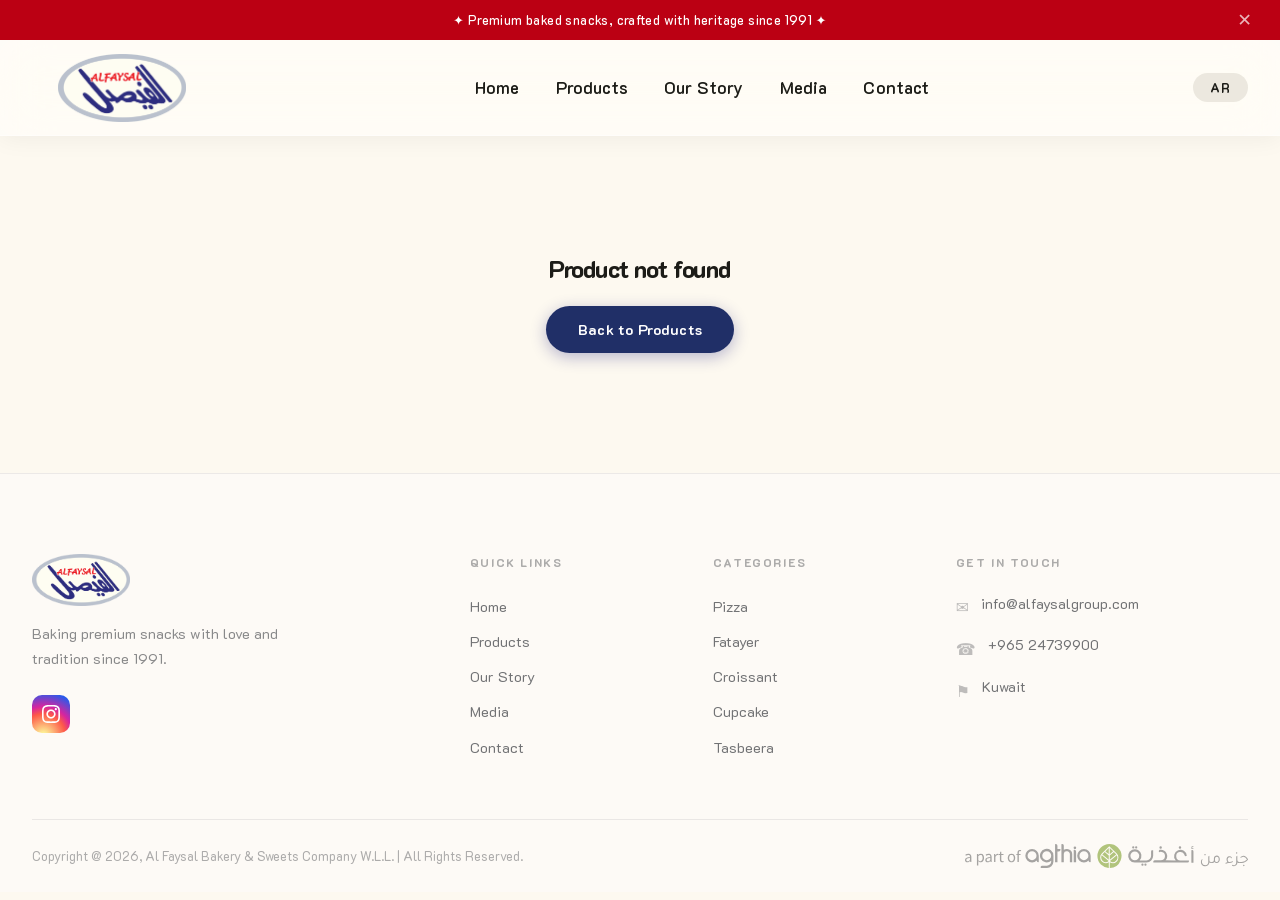
<file: product.html>
<!DOCTYPE html>
<html lang="en" dir="ltr">
<head>
  <meta charset="UTF-8" />
  <meta name="viewport" content="width=device-width, initial-scale=1.0" />
  <title>Product — Al Faysal</title>
  <link rel="icon" href="favicon.png" />
  <meta name="description" content="Product details — Al Faysal premium baked goods." />
  <link rel="stylesheet" href="css/style.css" />
  <link rel="preconnect" href="https://fonts.googleapis.com" />
  <link rel="preconnect" href="https://fonts.gstatic.com" crossorigin />
  <link rel="stylesheet" href="https://fonts.googleapis.com/css2?family=K2D:ital,wght@0,100;0,200;0,300;0,400;0,500;0,600;0,700;0,800;1,100;1,200;1,300;1,400;1,500;1,600;1,700;1,800&display=swap" />
</head>
<body>

  <!-- Announcement Bar -->
  <div class="announcement-bar" role="banner">
    <div class="container">
      <div class="announcement-messages">
        <p class="announcement-msg active"
           data-en="✦ Premium baked snacks, crafted with heritage since 1991 ✦"
           data-ar="✦ مخبوزات فاخرة، تصنع بإرث منذ عام 1991 ✦">
          ✦ Premium baked snacks, crafted with heritage since 1991 ✦
        </p>
      </div>
      <button class="announcement-close" aria-label="Close announcement">✕</button>
    </div>
  </div>

  <!-- Navigation -->
  <nav class="site-nav" role="navigation" aria-label="Main navigation">
    <div class="nav-inner">
      <a href="index.html" class="nav-logo" aria-label="Al Faysal Home">
        <img src="Al Faysal Logo.png" alt="Al Faysal" />
      </a>
      <ul class="nav-links">
        <li><a href="index.html" data-en="Home" data-ar="الرئيسية">Home</a></li>
        <li><a href="products.html" data-en="Products" data-ar="المنتجات">Products</a></li>
        <li><a href="our-story.html" data-en="Our Story" data-ar="قصتنا">Our Story</a></li>
        <li><a href="media.html" data-en="Media" data-ar="الإعلام">Media</a></li>
        <li><a href="contact.html" data-en="Contact" data-ar="تواصل معنا">Contact</a></li>
      </ul>
      <div class="nav-right">
        <button class="lang-toggle" aria-label="Switch to Arabic">عربي</button>
        <button class="hamburger" aria-label="Open menu" aria-expanded="false">
          <span></span><span></span><span></span>
        </button>
      </div>
    </div>
  </nav>

  <div class="drawer-overlay" aria-hidden="true"></div>
  <aside class="mobile-drawer" aria-label="Mobile navigation">
    <div class="drawer-header">
      <a href="index.html"><img src="Al Faysal Logo.png" alt="Al Faysal" style="height:40px;" /></a>
      <button class="drawer-close" aria-label="Close menu">✕</button>
    </div>
    <ul class="mobile-nav-links">
      <li><a href="index.html" data-en="Home" data-ar="الرئيسية">Home</a></li>
      <li><a href="products.html" data-en="Products" data-ar="المنتجات">Products</a></li>
      <li><a href="our-story.html" data-en="Our Story" data-ar="قصتنا">Our Story</a></li>
      <li><a href="media.html" data-en="Media" data-ar="الإعلام">Media</a></li>
      <li><a href="contact.html" data-en="Contact" data-ar="تواصل معنا">Contact</a></li>
    </ul>
    <div class="mobile-drawer-footer">
      <button class="lang-toggle btn btn-primary" style="width:100%;justify-content:center;">AR</button>
    </div>
  </aside>

  <main id="productMain">
    <!-- Populated by JS -->
    <div style="text-align:center;padding:120px 2rem;color:rgba(28,28,23,0.4);">
      <p>Loading product…</p>
    </div>
  </main>

  <!-- Footer -->
  <footer class="site-footer">
    <div class="container">
      <div class="footer-grid">
        <div class="footer-brand">
          <img src="Al Faysal Logo.png" alt="Al Faysal" />
          <p class="footer-tagline"
             data-en="Baking premium snacks with love and tradition since 1991."
             data-ar="نخبز وجبات خفيفة فاخرة بحب وتقليد منذ عام 1991.">
            Baking premium snacks with love and tradition since 1991.
          </p>
          <div class="footer-socials" style="margin-top:1.5rem;">
            <a href="https://www.instagram.com/alfaysalbakery" class="social-link social-link--instagram" aria-label="Instagram" target="_blank" rel="noopener noreferrer">
              <svg width="18" height="18" viewBox="0 0 24 24" fill="currentColor"><path d="M12 2.163c3.204 0 3.584.012 4.85.07 3.252.148 4.771 1.691 4.919 4.919.058 1.265.069 1.645.069 4.849 0 3.205-.012 3.584-.069 4.849-.149 3.225-1.664 4.771-4.919 4.919-1.266.058-1.644.07-4.85.07-3.204 0-3.584-.012-4.849-.07-3.26-.149-4.771-1.699-4.919-4.92-.058-1.265-.07-1.644-.07-4.849 0-3.204.013-3.583.07-4.849.149-3.227 1.664-4.771 4.919-4.919 1.266-.057 1.645-.069 4.849-.069zm0-2.163c-3.259 0-3.667.014-4.947.072-4.358.2-6.78 2.618-6.98 6.98-.059 1.281-.073 1.689-.073 4.948 0 3.259.014 3.668.072 4.948.2 4.358 2.618 6.78 6.98 6.98 1.281.058 1.689.072 4.948.072 3.259 0 3.668-.014 4.948-.072 4.354-.2 6.782-2.618 6.979-6.98.059-1.28.073-1.689.073-4.948 0-3.259-.014-3.667-.072-4.947-.196-4.354-2.617-6.78-6.979-6.98-1.281-.059-1.69-.073-4.949-.073zm0 5.838c-3.403 0-6.162 2.759-6.162 6.162s2.759 6.163 6.162 6.163 6.162-2.759 6.162-6.163c0-3.403-2.759-6.162-6.162-6.162zm0 10.162c-2.209 0-4-1.79-4-4 0-2.209 1.791-4 4-4s4 1.791 4 4c0 2.21-1.791 4-4 4zm6.406-11.845c-.796 0-1.441.645-1.441 1.44s.645 1.44 1.441 1.44c.795 0 1.439-.645 1.439-1.44s-.644-1.44-1.439-1.44z"/></svg>
            </a>          </div>
        </div>
        <div>
          <p class="footer-heading" data-en="Quick Links" data-ar="روابط سريعة">Quick Links</p>
          <ul class="footer-links">
            <li><a href="index.html" data-en="Home" data-ar="الرئيسية">Home</a></li>
            <li><a href="products.html" data-en="Products" data-ar="المنتجات">Products</a></li>
            <li><a href="our-story.html" data-en="Our Story" data-ar="قصتنا">Our Story</a></li>
            <li><a href="media.html" data-en="Media" data-ar="الإعلام">Media</a></li>
            <li><a href="contact.html" data-en="Contact" data-ar="تواصل معنا">Contact</a></li>
          </ul>
        </div>
        <div>
          <p class="footer-heading" data-en="Categories" data-ar="الفئات">Categories</p>
          <ul class="footer-links">
            <li><a href="products.html?category=pizza">Pizza</a></li>
            <li><a href="products.html?category=fatayer">Fatayer</a></li>
            <li><a href="products.html?category=croissant">Croissant</a></li>
            <li><a href="products.html?category=cupcake">Cupcake</a></li>
            <li><a href="products.html?category=tasbeera">Tasbeera</a></li>
          </ul>
        </div>
        <div>
          <p class="footer-heading" data-en="Get In Touch" data-ar="تواصل معنا">Get In Touch</p>
          <div class="footer-contact-item"><span class="footer-contact-icon">✉</span><span>info@alfaysalgroup.com</span></div>
          <div class="footer-contact-item"><span class="footer-contact-icon">☎</span><span>+965 24739900</span></div>
          <div class="footer-contact-item"><span class="footer-contact-icon">⚑</span><span data-en="Kuwait" data-ar="الكويت">Kuwait</span></div>
        </div>
      </div>
      <div class="footer-bottom">
        <p class="footer-copy" data-en="Copyright @ 2026, Al Faysal Bakery &amp; Sweets Company W.L.L. | All Rights Reserved." data-ar="حقوق النشر @ 2026، شركة الفيصل للمخابز والحلويات ش.ذ.م.م. | جميع الحقوق محفوظة.">Copyright @ 2026, Al Faysal Bakery &amp; Sweets Company W.L.L. | All Rights Reserved.</p>
        <div class="footer-agthia"><img src="Agthia_group_footer.svg" alt="Agthia Group" /></div>
      </div>
    </div>
  </footer>

  <script src="js/products.js"></script>
  <script src="js/main.js"></script>
  <script>
    document.addEventListener('DOMContentLoaded', function () {
      const lang = localStorage.getItem('af_lang') || 'en';
      const params = new URLSearchParams(window.location.search);
      const productId = params.get('id');
      const main = document.getElementById('productMain');

      const catLabels    = { pizza: 'Pizza', fatayer: 'Fatayer', croissant: 'Croissant', cupcake: 'Cupcake', tasbeera: 'Tasbeera' };
      const catLabelsAr  = { pizza: 'بيتزا', fatayer: 'فطائر', croissant: 'كرواسان', cupcake: 'كب كيك', tasbeera: 'تسبيرة' };

      // Variant labels by category
      const variantsByCategory = {
        pizza:     [{ en: 'Single Pack', ar: 'عبوة فردية' }],
        fatayer:   [{ en: 'Single Pack', ar: 'عبوة فردية' }],
        croissant: [{ en: 'Single', ar: 'فردي' }, { en: 'Family Pack', ar: 'عبوة عائلية' }, { en: 'Mini Pack', ar: 'عبوة ميني' }, { en: '7+1 Value Pack', ar: 'عبوة 7+1' }],
        cupcake:   [{ en: 'Single', ar: 'فردي' }, { en: 'Slice', ar: 'شريحة' }, { en: 'Box', ar: 'صندوق' }],
        tasbeera:  [{ en: 'Single', ar: 'فردي' }, { en: 'Family 4pcs', ar: 'عائلي 4 قطع' }],
      };

      if (!productId || !window.PRODUCTS) {
        main.innerHTML = '<div style="text-align:center;padding:120px 2rem;"><h2>Product not found</h2><a href="products.html" class="btn btn-primary" style="margin-top:1.5rem;">Back to Products</a></div>';
        return;
      }

      const product = window.PRODUCTS.find(p => p.id === productId);
      if (!product) {
        main.innerHTML = '<div style="text-align:center;padding:120px 2rem;"><h2 data-en="Product not found" data-ar="المنتج غير موجود">Product not found</h2><a href="products.html" class="btn btn-primary" style="margin-top:1.5rem;" data-en="Back to Products" data-ar="العودة إلى المنتجات">Back to Products</a></div>';
        return;
      }

      // Update page title
      document.title = `${product.name} — Al Faysal`;

      const name       = lang === 'ar' ? product.nameAr : product.name;
      const desc       = lang === 'ar' ? product.descriptionAr : product.description;
      const catEn      = catLabels[product.category];
      const catAr      = catLabelsAr[product.category];
      const catDisplay = lang === 'ar' ? catAr : catEn;
      const variants   = variantsByCategory[product.category] || [];

      // Related products (same category, different id)
      const related = window.PRODUCTS.filter(p => p.category === product.category && p.id !== product.id).slice(0, 4);

      const variantChips = variants.map(v =>
        `<span class="chip chip-surface" data-en="${v.en}" data-ar="${v.ar}">${lang === 'ar' ? v.ar : v.en}</span>`
      ).join('');

      const relatedCards = related.length > 0 ? related.map(p => {
        const pName = lang === 'ar' ? p.nameAr : p.name;
        const pCat  = lang === 'ar' ? catLabelsAr[p.category] : catLabels[p.category];
        return `
          <article class="product-card">
            <div class="product-card-image">
              <img src="${p.image}" alt="${p.name}" loading="lazy" />
            </div>
            <div class="product-card-body">
              <span class="product-card-category" data-en="${catLabels[p.category]}" data-ar="${catLabelsAr[p.category]}">${pCat}</span>
              <h3 class="product-card-name" data-en="${p.name}" data-ar="${p.nameAr}">${pName}</h3>
              <div class="product-card-footer">
                <a href="product.html?id=${p.id}" class="btn btn-sm btn-primary"
                   data-en="View Details" data-ar="عرض التفاصيل">${lang === 'ar' ? 'عرض التفاصيل' : 'View Details'}</a>
              </div>
            </div>
          </article>`;
      }).join('') : `<p style="color:rgba(28,28,23,0.5);grid-column:1/-1;" data-en="No related products found." data-ar="لا توجد منتجات ذات صلة.">No related products found.</p>`;

      main.innerHTML = `
        <!-- Product Detail -->
        <section class="product-detail-section">
          <div class="container">
            <!-- Breadcrumb -->
            <nav class="breadcrumb" aria-label="Breadcrumb">
              <a href="products.html" data-en="Products" data-ar="المنتجات">${lang === 'ar' ? 'المنتجات' : 'Products'}</a>
              <span class="breadcrumb-sep">›</span>
              <a href="products.html?category=${product.category}" data-en="${catEn}" data-ar="${catAr}">${catDisplay}</a>
              <span class="breadcrumb-sep">›</span>
              <span class="breadcrumb-current" data-en="${product.name}" data-ar="${product.nameAr}">${name}</span>
            </nav>

            <div class="product-detail-inner">
              <!-- Image -->
              <div class="product-detail-image">
                <img src="${product.image}" alt="${product.name}" />
              </div>

              <!-- Info -->
              <div class="product-detail-body">
                <span class="chip chip-primary" data-en="${catEn}" data-ar="${catAr}">${catDisplay}</span>
                <h1 class="product-detail-name" data-en="${product.name}" data-ar="${product.nameAr}">${name}${product.weight ? `<span style="font-size:0.55em;font-weight:400;opacity:0.45;margin-left:0.5rem;">${product.weight}</span>` : ''}</h1>
                <div class="product-divider"></div>

                <h3 data-en="About This Product" data-ar="عن هذا المنتج">${lang === 'ar' ? 'عن هذا المنتج' : 'About This Product'}</h3>
                <p class="product-description" data-en="${product.description}" data-ar="${product.descriptionAr}">${desc}</p>

                ${product.bullets && product.bullets.length > 0 ? `
                <ul style="margin:1rem 0 1.5rem;padding:0;list-style:none;display:flex;flex-direction:column;gap:0.5rem;">
                  ${product.bullets.map(b => `<li style="display:flex;align-items:flex-start;gap:0.6rem;font-size:0.95rem;color:rgba(28,28,23,0.7);"><span style="color:var(--secondary);flex-shrink:0;margin-top:0.1em;">✦</span>${b}</li>`).join('')}
                </ul>` : ''}

                ${variants.length > 0 ? `
                  <h3 data-en="Available Variants" data-ar="الأحجام المتاحة">${lang === 'ar' ? 'الأحجام المتاحة' : 'Available Variants'}</h3>
                  <div class="variants-row">${variantChips}</div>
                ` : ''}

                <div class="product-available-at">
                  <h3 data-en="Available At" data-ar="متوفر في">${lang === 'ar' ? 'متوفر في' : 'Available At'}</h3>
                  <div class="available-at-logos">
                    <div class="hyper-logo"><img src="Hypers/lulu.webp" alt="Lulu Hypermarket" /></div>
                    <div class="hyper-logo"><img src="Hypers/Sultan.webp" alt="Sultan Center" /></div>
                    <div class="hyper-logo"><img src="Hypers/Grand.webp" alt="Grand" /></div>
                    <div class="hyper-logo"><img src="Hypers/Oncost.webp" alt="Oncost" /></div>
                    <div class="hyper-logo"><img src="Hypers/tawseel.webp" alt="Tawseel" /></div>
                    <div class="hyper-logo"><img src="Hypers/city.webp" alt="City" /></div>
                    <div class="hyper-logo"><img src="Hypers/trolley.webp" alt="Trolley" /></div>
                    <div class="hyper-logo"><img src="Hypers/HyperMax.webp" alt="HyperMax" /></div>
                  </div>
                </div>
              </div>
            </div>
          </div>
        </section>

        <!-- Related Products -->
        ${related.length > 0 ? `
        <section class="related-section">
          <div class="container">
            <div class="section-header">
              <p class="section-eyebrow" data-en="Same Category" data-ar="نفس الفئة">${lang === 'ar' ? 'نفس الفئة' : 'Same Category'}</p>
              <h2 class="display-md" data-en="You Might Also Like" data-ar="قد يعجبك أيضاً">${lang === 'ar' ? 'قد يعجبك أيضاً' : 'You Might Also Like'}</h2>
            </div>
            <div class="products-grid grid-4">${relatedCards}</div>
          </div>
        </section>
        ` : ''}
      `;
    });
  </script>
</body>
</html>
</file>
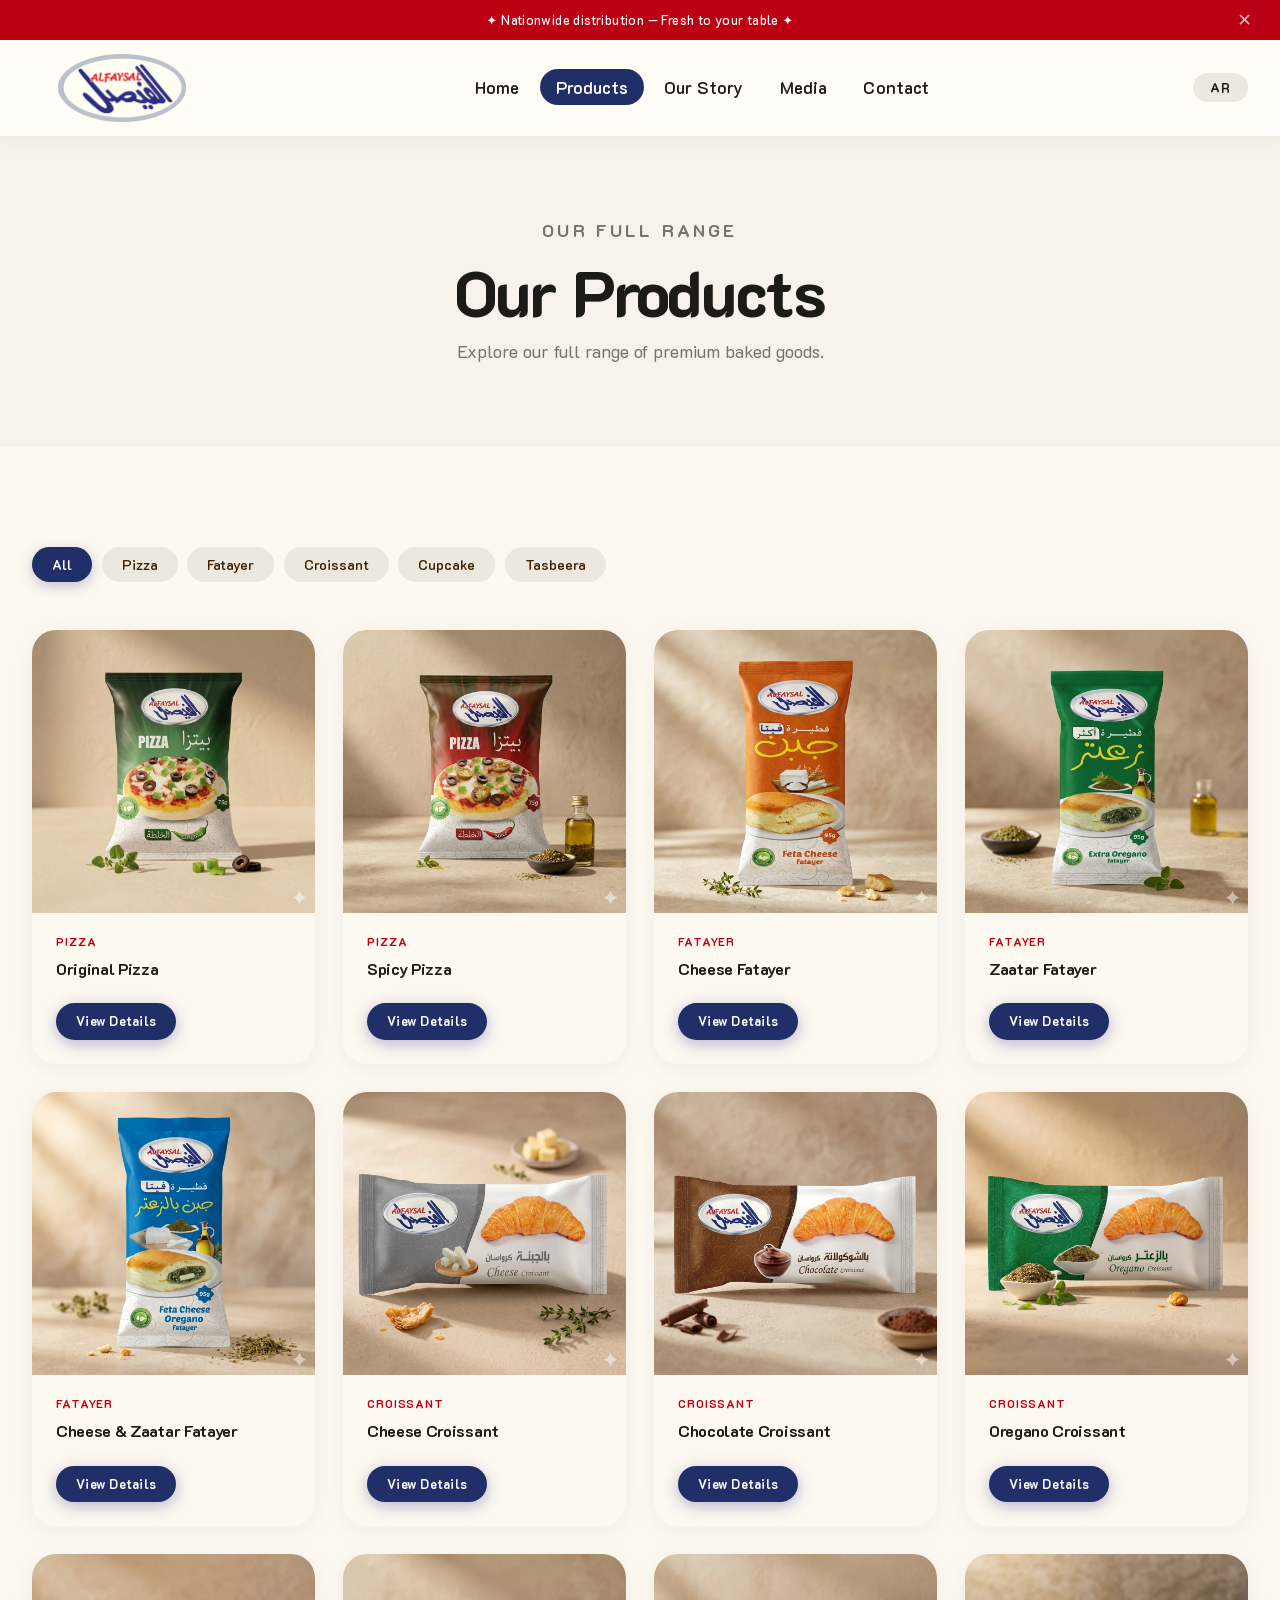
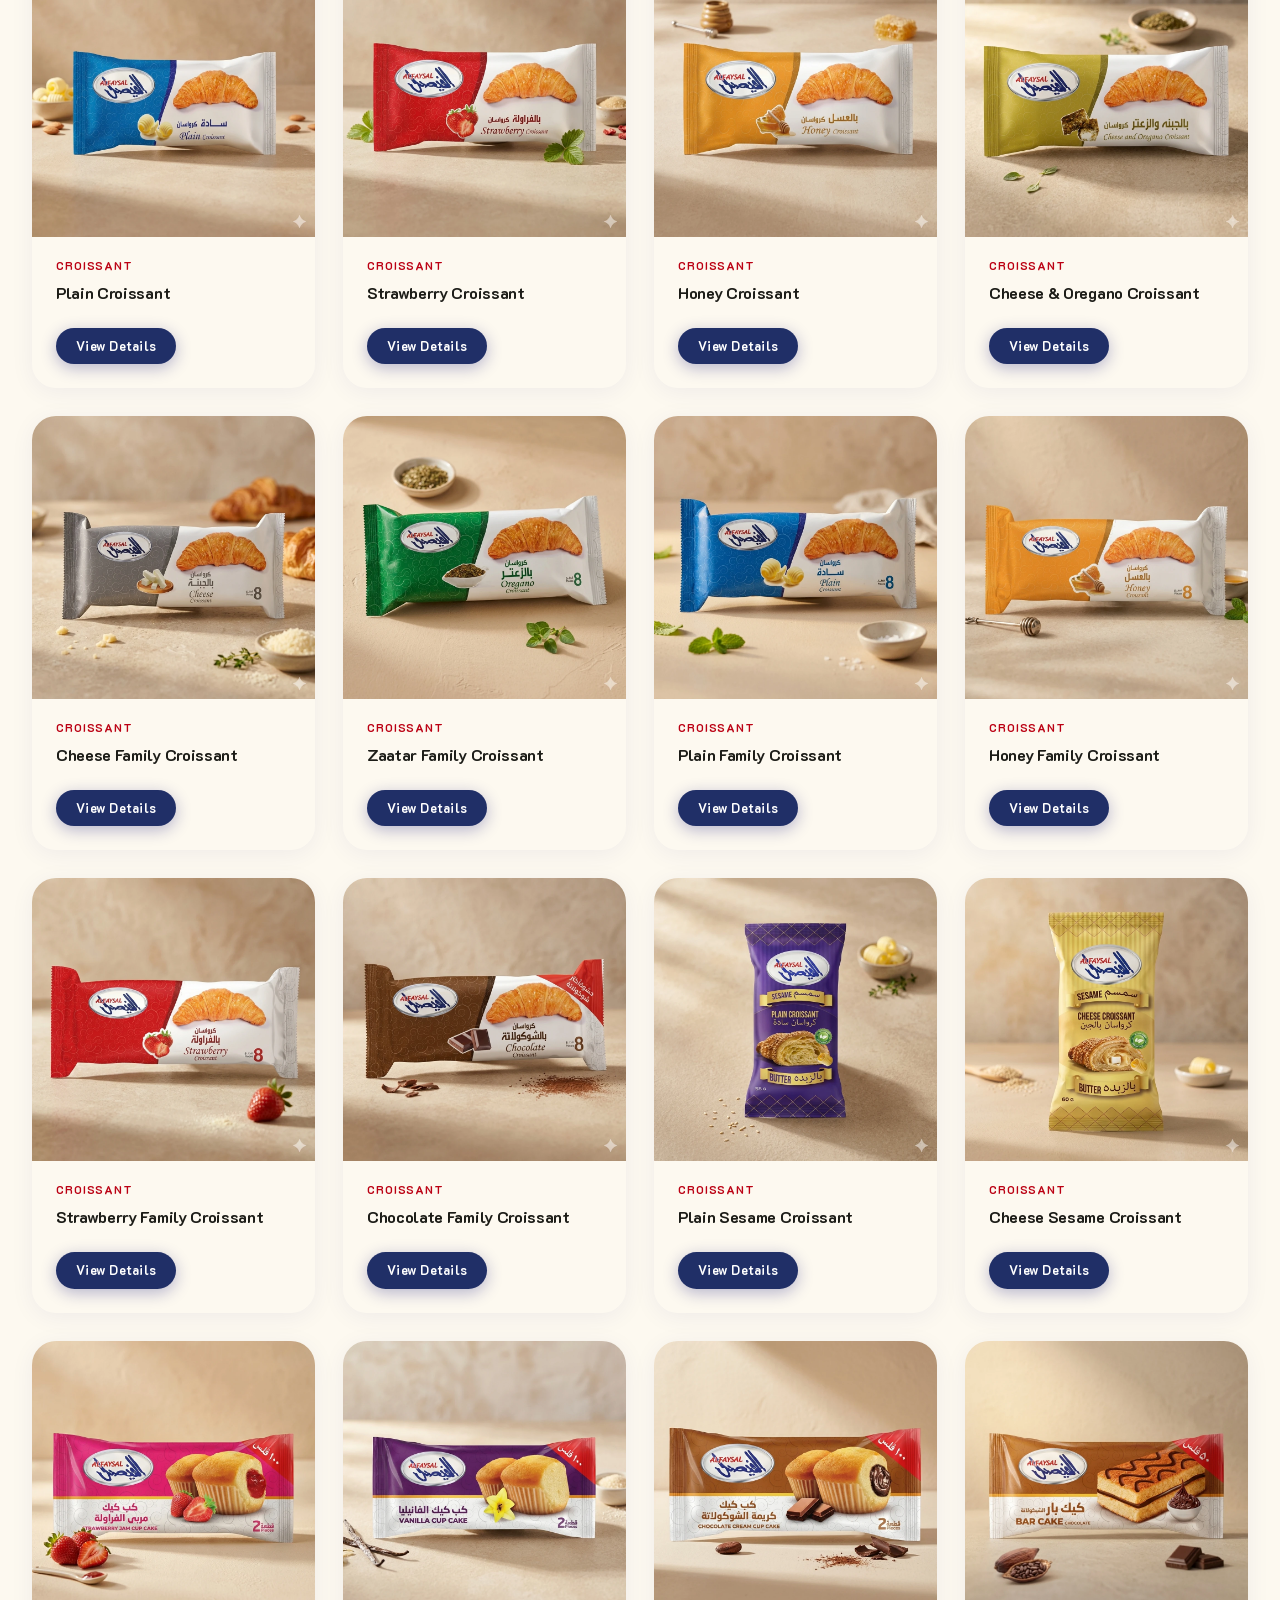
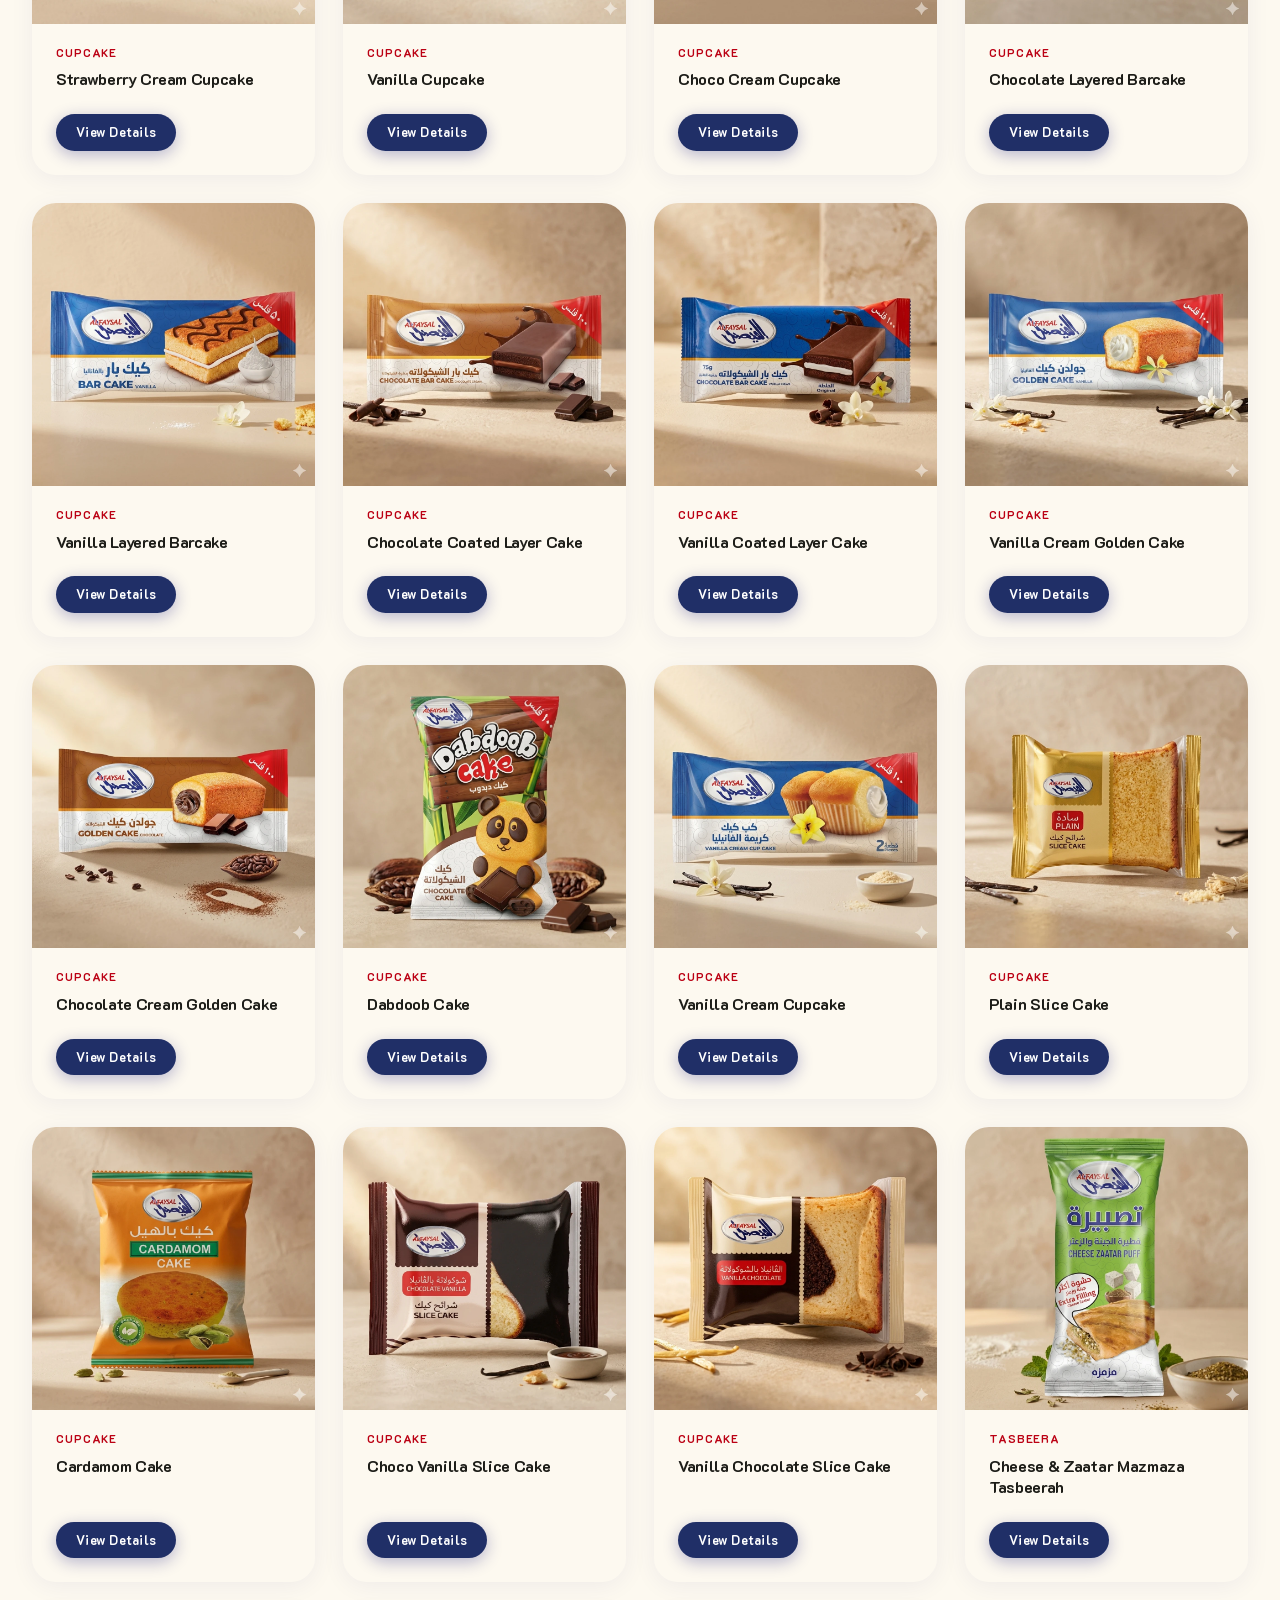
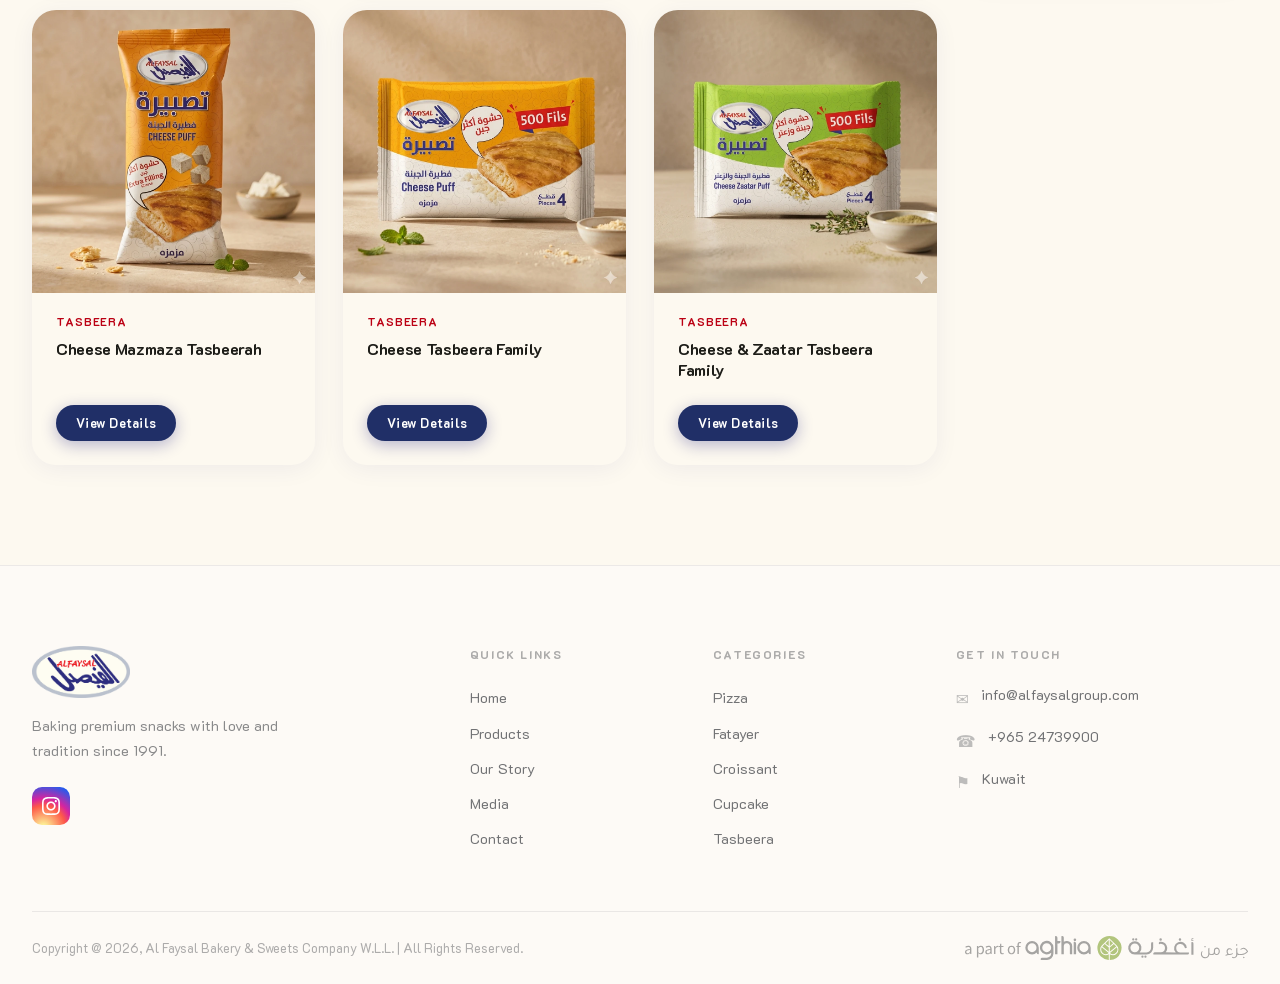
<file: products.html>
<!DOCTYPE html>
<html lang="en" dir="ltr">
<head>
  <meta charset="UTF-8" />
  <meta name="viewport" content="width=device-width, initial-scale=1.0" />
  <title>Products — Al Faysal</title>
  <link rel="icon" href="favicon.png" />
  <meta name="description" content="Explore the full Al Faysal range of baked goods. Pizza, Fatayer, Croissants, Cupcakes, and Tasbeera." />
  <link rel="stylesheet" href="css/style.css" />
  <link rel="preconnect" href="https://fonts.googleapis.com" />
  <link rel="preconnect" href="https://fonts.gstatic.com" crossorigin />
  <link rel="stylesheet" href="https://fonts.googleapis.com/css2?family=K2D:ital,wght@0,100;0,200;0,300;0,400;0,500;0,600;0,700;0,800;1,100;1,200;1,300;1,400;1,500;1,600;1,700;1,800&display=swap" />
</head>
<body>

  <!-- Announcement Bar -->
  <div class="announcement-bar" role="banner">
    <div class="container">
      <div class="announcement-messages">
        <p class="announcement-msg active"
           data-en="✦ Premium baked snacks, crafted with heritage since 1991 ✦"
           data-ar="✦ مخبوزات فاخرة، تصنع بإرث منذ عام 1991 ✦">
          ✦ Premium baked snacks, crafted with heritage since 1991 ✦
        </p>
        <p class="announcement-msg"
           data-en="✦ Nationwide distribution — Fresh to your table ✦"
           data-ar="✦ توزيع على مستوى الكويت — طازجة إلى مائدتك ✦">
          ✦ Nationwide distribution — Fresh to your table ✦
        </p>
      </div>
      <button class="announcement-close" aria-label="Close announcement">✕</button>
    </div>
  </div>

  <!-- Navigation -->
  <nav class="site-nav" role="navigation" aria-label="Main navigation">
    <div class="nav-inner">
      <a href="index.html" class="nav-logo" aria-label="Al Faysal Home">
        <img src="Al Faysal Logo.png" alt="Al Faysal" />
      </a>
      <ul class="nav-links">
        <li><a href="index.html" data-en="Home" data-ar="الرئيسية">Home</a></li>
        <li><a href="products.html" data-en="Products" data-ar="المنتجات">Products</a></li>
        <li><a href="our-story.html" data-en="Our Story" data-ar="قصتنا">Our Story</a></li>
        <li><a href="media.html" data-en="Media" data-ar="الإعلام">Media</a></li>
        <li><a href="contact.html" data-en="Contact" data-ar="تواصل معنا">Contact</a></li>
      </ul>
      <div class="nav-right">
        <button class="lang-toggle" aria-label="Switch to Arabic">عربي</button>
        <button class="hamburger" aria-label="Open menu" aria-expanded="false">
          <span></span><span></span><span></span>
        </button>
      </div>
    </div>
  </nav>

  <div class="drawer-overlay" aria-hidden="true"></div>
  <aside class="mobile-drawer" aria-label="Mobile navigation">
    <div class="drawer-header">
      <a href="index.html"><img src="Al Faysal Logo.png" alt="Al Faysal" style="height:40px;" /></a>
      <button class="drawer-close" aria-label="Close menu">✕</button>
    </div>
    <ul class="mobile-nav-links">
      <li><a href="index.html" data-en="Home" data-ar="الرئيسية">Home</a></li>
      <li><a href="products.html" data-en="Products" data-ar="المنتجات">Products</a></li>
      <li><a href="our-story.html" data-en="Our Story" data-ar="قصتنا">Our Story</a></li>
      <li><a href="media.html" data-en="Media" data-ar="الإعلام">Media</a></li>
      <li><a href="contact.html" data-en="Contact" data-ar="تواصل معنا">Contact</a></li>
    </ul>
    <div class="mobile-drawer-footer">
      <button class="lang-toggle btn btn-primary" style="width:100%;justify-content:center;">AR</button>
    </div>
  </aside>

  <main>
    <!-- Page Header -->
    <header class="page-header">
      <div class="container">
        <p class="section-eyebrow" data-en="Our Full Range" data-ar="تشكيلتنا الكاملة">Our Full Range</p>
        <h1 class="display-lg" data-en="Our Products" data-ar="منتجاتنا">Our Products</h1>
        <p data-en="Explore our full range of premium baked goods." data-ar="استكشف تشكيلتنا الكاملة من المخبوزات الفاخرة.">
          Explore our full range of premium baked goods.
        </p>
      </div>
    </header>

    <!-- Products Section -->
    <section class="section-pad" style="background: var(--surface);">
      <div class="container">

        <!-- Filter Bar -->
        <div class="filter-bar" id="filterBar" role="group" aria-label="Filter by category">
          <!-- Rendered by JS -->
        </div>

        <!-- Product Grid -->
        <div class="products-grid grid-4" id="productsGrid">
          <!-- Rendered by JS -->
        </div>

      </div>
    </section>
  </main>

  <!-- Footer -->
  <footer class="site-footer">
    <div class="container">
      <div class="footer-grid">
        <div class="footer-brand">
          <img src="Al Faysal Logo.png" alt="Al Faysal" />
          <p class="footer-tagline"
             data-en="Baking premium snacks with love and tradition since 1991."
             data-ar="نخبز وجبات خفيفة فاخرة بحب وتقليد منذ عام 1991.">
            Baking premium snacks with love and tradition since 1991.
          </p>
          <div class="footer-socials" style="margin-top:1.5rem;">
            <a href="https://www.instagram.com/alfaysalbakery" class="social-link social-link--instagram" aria-label="Instagram" target="_blank" rel="noopener noreferrer">
              <svg width="18" height="18" viewBox="0 0 24 24" fill="currentColor"><path d="M12 2.163c3.204 0 3.584.012 4.85.07 3.252.148 4.771 1.691 4.919 4.919.058 1.265.069 1.645.069 4.849 0 3.205-.012 3.584-.069 4.849-.149 3.225-1.664 4.771-4.919 4.919-1.266.058-1.644.07-4.85.07-3.204 0-3.584-.012-4.849-.07-3.26-.149-4.771-1.699-4.919-4.92-.058-1.265-.07-1.644-.07-4.849 0-3.204.013-3.583.07-4.849.149-3.227 1.664-4.771 4.919-4.919 1.266-.057 1.645-.069 4.849-.069zm0-2.163c-3.259 0-3.667.014-4.947.072-4.358.2-6.78 2.618-6.98 6.98-.059 1.281-.073 1.689-.073 4.948 0 3.259.014 3.668.072 4.948.2 4.358 2.618 6.78 6.98 6.98 1.281.058 1.689.072 4.948.072 3.259 0 3.668-.014 4.948-.072 4.354-.2 6.782-2.618 6.979-6.98.059-1.28.073-1.689.073-4.948 0-3.259-.014-3.667-.072-4.947-.196-4.354-2.617-6.78-6.979-6.98-1.281-.059-1.69-.073-4.949-.073zm0 5.838c-3.403 0-6.162 2.759-6.162 6.162s2.759 6.163 6.162 6.163 6.162-2.759 6.162-6.163c0-3.403-2.759-6.162-6.162-6.162zm0 10.162c-2.209 0-4-1.79-4-4 0-2.209 1.791-4 4-4s4 1.791 4 4c0 2.21-1.791 4-4 4zm6.406-11.845c-.796 0-1.441.645-1.441 1.44s.645 1.44 1.441 1.44c.795 0 1.439-.645 1.439-1.44s-.644-1.44-1.439-1.44z"/></svg>
            </a>          </div>
        </div>
        <div>
          <p class="footer-heading" data-en="Quick Links" data-ar="روابط سريعة">Quick Links</p>
          <ul class="footer-links">
            <li><a href="index.html" data-en="Home" data-ar="الرئيسية">Home</a></li>
            <li><a href="products.html" data-en="Products" data-ar="المنتجات">Products</a></li>
            <li><a href="our-story.html" data-en="Our Story" data-ar="قصتنا">Our Story</a></li>
            <li><a href="media.html" data-en="Media" data-ar="الإعلام">Media</a></li>
            <li><a href="contact.html" data-en="Contact" data-ar="تواصل معنا">Contact</a></li>
          </ul>
        </div>
        <div>
          <p class="footer-heading" data-en="Categories" data-ar="الفئات">Categories</p>
          <ul class="footer-links">
            <li><a href="products.html?category=pizza" data-en="Pizza" data-ar="بيتزا">Pizza</a></li>
            <li><a href="products.html?category=fatayer" data-en="Fatayer" data-ar="فطائر">Fatayer</a></li>
            <li><a href="products.html?category=croissant" data-en="Croissant" data-ar="كرواسان">Croissant</a></li>
            <li><a href="products.html?category=cupcake" data-en="Cupcake" data-ar="كب كيك">Cupcake</a></li>
            <li><a href="products.html?category=tasbeera" data-en="Tasbeera" data-ar="تسبيرة">Tasbeera</a></li>
          </ul>
        </div>
        <div>
          <p class="footer-heading" data-en="Get In Touch" data-ar="تواصل معنا">Get In Touch</p>
          <div class="footer-contact-item"><span class="footer-contact-icon">✉</span><span>info@alfaysalgroup.com</span></div>
          <div class="footer-contact-item"><span class="footer-contact-icon">☎</span><span>+965 24739900</span></div>
          <div class="footer-contact-item"><span class="footer-contact-icon">⚑</span><span data-en="Kuwait" data-ar="الكويت">Kuwait</span></div>
        </div>
      </div>
      <div class="footer-bottom">
        <p class="footer-copy" data-en="Copyright @ 2026, Al Faysal Bakery &amp; Sweets Company W.L.L. | All Rights Reserved." data-ar="حقوق النشر @ 2026، شركة الفيصل للمخابز والحلويات ش.ذ.م.م. | جميع الحقوق محفوظة.">Copyright @ 2026, Al Faysal Bakery &amp; Sweets Company W.L.L. | All Rights Reserved.</p>
        <div class="footer-agthia"><img src="Agthia_group_footer.svg" alt="Agthia Group" /></div>
      </div>
    </div>
  </footer>

  <script src="js/products.js"></script>
  <script src="js/main.js"></script>
  <script>
    document.addEventListener('DOMContentLoaded', function () {
      const lang = localStorage.getItem('af_lang') || 'en';
      const params = new URLSearchParams(window.location.search);
      let activeCategory = params.get('category') || 'all';

      const catLabels = { pizza: 'Pizza', fatayer: 'Fatayer', croissant: 'Croissant', cupcake: 'Cupcake', tasbeera: 'Tasbeera' };
      const catLabelsAr = { pizza: 'بيتزا', fatayer: 'فطائر', croissant: 'كرواسان', cupcake: 'كب كيك', tasbeera: 'تسبيرة' };

      /* ── Filter Bar ── */
      const filterBar = document.getElementById('filterBar');
      let filtersHtml = `
        <button class="filter-btn${activeCategory === 'all' ? ' active' : ''}" data-cat="all"
                data-en="All" data-ar="الكل">
          <span>${lang === 'ar' ? 'الكل' : 'All'}</span>
        </button>`;

      window.CATEGORIES.forEach(cat => {
        const label = lang === 'ar' ? cat.labelAr : cat.label;
        filtersHtml += `
          <button class="filter-btn${activeCategory === cat.id ? ' active' : ''}" data-cat="${cat.id}"
                  data-en="${cat.label}" data-ar="${cat.labelAr}">
            <span>${label}</span>
          </button>`;
      });
      filterBar.innerHTML = filtersHtml;

      /* ── Render Products ── */
      function renderProducts(category) {
        const grid = document.getElementById('productsGrid');
        const filtered = category === 'all'
          ? window.PRODUCTS
          : window.PRODUCTS.filter(p => p.category === category);
        const currentLang = document.documentElement.lang || lang;

        if (filtered.length === 0) {
          grid.innerHTML = `
            <div class="no-results">
              <div class="no-results-icon">🍞</div>
              <h3 data-en="No products found" data-ar="لا توجد منتجات">No products found</h3>
              <p data-en="Try a different category." data-ar="جرّب فئة مختلفة.">Try a different category.</p>
            </div>`;
          return;
        }

        grid.innerHTML = filtered.map(p => {
          const name = currentLang === 'ar' ? p.nameAr : p.name;
          const catLbl = currentLang === 'ar' ? catLabelsAr[p.category] : catLabels[p.category];
          return `
            <article class="product-card fade-up">
              <div class="product-card-image">
                <img src="${p.image}" alt="${p.name}" loading="lazy" />
              </div>
              <div class="product-card-body">
                <span class="product-card-category" data-en="${catLabels[p.category]}" data-ar="${catLabelsAr[p.category]}">${catLbl}</span>
                <h3 class="product-card-name" data-en="${p.name}" data-ar="${p.nameAr}">${name}</h3>
                <div class="product-card-footer">
                  <a href="product.html?id=${p.id}" class="btn btn-sm btn-primary"
                     data-en="View Details" data-ar="عرض التفاصيل">
                    ${currentLang === 'ar' ? 'عرض التفاصيل' : 'View Details'}
                  </a>
                </div>
              </div>
            </article>`;
        }).join('');
      }

      renderProducts(activeCategory);

      /* ── Filter Click ── */
      filterBar.addEventListener('click', function (e) {
        const btn = e.target.closest('.filter-btn');
        if (!btn) return;
        filterBar.querySelectorAll('.filter-btn').forEach(b => b.classList.remove('active'));
        btn.classList.add('active');
        activeCategory = btn.dataset.cat;
        renderProducts(activeCategory);
        // Update URL without reload
        const url = new URL(window.location);
        if (activeCategory === 'all') url.searchParams.delete('category');
        else url.searchParams.set('category', activeCategory);
        history.replaceState(null, '', url);
      });
    });
  </script>
</body>
</html>
</file>
<file: css/style.css>
/* =========================================================
   Al Faysal — style.css
   Pure CSS, no frameworks. K2D font via Google Fonts.
   ========================================================= */

/* ── Google Fonts ────────────────────────────────────────── */
@import url('https://fonts.googleapis.com/css2?family=K2D:ital,wght@0,100;0,200;0,300;0,400;0,500;0,600;0,700;0,800;1,100;1,200;1,300;1,400;1,500;1,600;1,700;1,800&display=swap');

/* ── CSS Custom Properties ───────────────────────────────── */
:root {
  --primary:           #202f67;
  --primary-container: #1f2544;
  --secondary:         #BB0013;
  --surface:           #FDF9F0;
  --surface-low:       #F7F3EA;
  --surface-mid:       #F1EEE5;
  --surface-high:      #ECE8DF;
  --surface-highest:   #E6E2D9;
  --on-surface:        #1C1C17;
  --tertiary:          #402000;
  --on-primary:        #FFFFFF;

  --radius-card:   1.5rem;
  --radius-pill:   9999px;
  --radius-input:  0.75rem;

  --shadow-card:   0 4px 24px rgba(20, 23, 121, 0.06);
  --shadow-hover:  0 12px 40px rgba(20, 23, 121, 0.14);
  --shadow-nav:    0 2px 32px rgba(20, 23, 121, 0.10);

  --transition:    0.25s cubic-bezier(0.4, 0, 0.2, 1);

  --nav-height:    96px;
  --bar-height:    40px;
}

/* ── Reset & Base ────────────────────────────────────────── */
*, *::before, *::after {
  box-sizing: border-box;
  margin: 0;
  padding: 0;
}

html {
  scroll-behavior: smooth;
  font-size: 16px;
}

body {
  font-family: 'K2D', system-ui, sans-serif;
  background: var(--surface);
  color: var(--on-surface);
  line-height: 1.6;
  -webkit-font-smoothing: antialiased;
}

img {
  max-width: 100%;
  display: block;
}

a {
  color: inherit;
  text-decoration: none;
}

ul, ol { list-style: none; }

button {
  font-family: inherit;
  cursor: pointer;
  border: none;
  background: none;
}

/* ── Typography ──────────────────────────────────────────── */
h1, h2, h3, h4, h5 {
  font-weight: 800;
  line-height: 1.1;
  letter-spacing: -0.02em;
}

.display-xl {
  font-size: clamp(3.5rem, 8vw, 7.5rem);
  font-weight: 800;
  line-height: 1.0;
  letter-spacing: -0.03em;
}

.display-lg {
  font-size: clamp(2.5rem, 5vw, 5rem);
  font-weight: 800;
  line-height: 1.05;
  letter-spacing: -0.025em;
}

.display-md {
  font-size: clamp(1.8rem, 3.5vw, 3rem);
  font-weight: 700;
  line-height: 1.15;
}

.section-eyebrow {
  font-size: 0.75rem;
  font-weight: 700;
  letter-spacing: 0.18em;
  text-transform: uppercase;
  color: var(--secondary);
  margin-bottom: 0.75rem;
}

/* ── Layout Utilities ────────────────────────────────────── */
.container {
  max-width: 1280px;
  margin-inline: auto;
  padding-inline: 2rem;
}

.section-pad {
  padding-block: 100px;
}

.section-pad-sm {
  padding-block: 64px;
}

/* ── Buttons ─────────────────────────────────────────────── */
.btn {
  display: inline-flex;
  align-items: center;
  gap: 0.5rem;
  padding: 0.75rem 2rem;
  border-radius: var(--radius-pill);
  font-family: inherit;
  font-weight: 700;
  font-size: 0.9rem;
  letter-spacing: 0.02em;
  transition: transform var(--transition), box-shadow var(--transition), background var(--transition);
  white-space: nowrap;
}

.btn:hover { transform: translateY(-2px); }
.btn:active { transform: translateY(0); }

.btn-primary {
  background: var(--primary);
  color: var(--on-primary);
  box-shadow: 0 4px 16px rgba(20, 23, 121, 0.30);
}
.btn-primary:hover {
  background: var(--primary-container);
  box-shadow: 0 8px 28px rgba(20, 23, 121, 0.38);
}

.btn-ghost {
  background: transparent;
  color: var(--primary);
  box-shadow: inset 0 0 0 2px var(--primary);
}
.btn-ghost:hover {
  background: rgba(20, 23, 121, 0.06);
}

.btn-ghost-white {
  background: transparent;
  color: var(--on-primary);
  box-shadow: inset 0 0 0 2px rgba(255,255,255,0.6);
}
.btn-ghost-white:hover {
  background: rgba(255,255,255,0.12);
}

.btn-sm {
  padding: 0.5rem 1.25rem;
  font-size: 0.8rem;
}

/* ── Announcement Bar ────────────────────────────────────── */
.announcement-bar {
  background: var(--secondary);
  color: #fff;
  height: var(--bar-height);
  display: flex;
  align-items: center;
  justify-content: center;
  position: relative;
  z-index: 100;
  overflow: hidden;
}

.announcement-bar .container {
  display: flex;
  align-items: center;
  justify-content: center;
  width: 100%;
  gap: 1rem;
}

.announcement-messages {
  flex: 1;
  text-align: center;
  position: relative;
  height: 1.4em;
  overflow: hidden;
}

.announcement-msg {
  font-size: 0.82rem;
  font-weight: 500;
  letter-spacing: 0.03em;
  position: absolute;
  inset: 0;
  display: flex;
  align-items: center;
  justify-content: center;
  opacity: 0;
  transform: translateY(8px);
  transition: opacity 0.5s ease, transform 0.5s ease;
  pointer-events: none;
}

.announcement-msg.active {
  opacity: 1;
  transform: translateY(0);
  pointer-events: auto;
}

.announcement-close {
  position: absolute;
  right: 1.5rem;
  top: 50%;
  transform: translateY(-50%);
  color: rgba(255,255,255,0.7);
  font-size: 1.1rem;
  padding: 0.25rem;
  border-radius: 4px;
  transition: color var(--transition);
  line-height: 1;
}
.announcement-close:hover { color: #fff; }

/* ── Navigation ──────────────────────────────────────────── */
.site-nav {
  position: sticky;
  top: 0;
  z-index: 90;
  height: var(--nav-height);
  background: rgba(255, 255, 255, 0.55);
  backdrop-filter: blur(24px) saturate(180%);
  -webkit-backdrop-filter: blur(24px) saturate(180%);
  border-bottom: 1px solid rgba(255, 255, 255, 0.35);
  box-shadow: 0 2px 24px rgba(20, 23, 30, 0.06);
  transition: box-shadow var(--transition), background var(--transition);
}

.site-nav.scrolled {
  box-shadow: var(--shadow-nav);
}

.nav-inner {
  max-width: 1280px;
  margin-inline: auto;
  padding-inline: 2rem;
  height: 100%;
  display: flex;
  align-items: center;
  justify-content: space-between;
  gap: 2rem;
}

.nav-logo {
  flex-shrink: 0;
  display: flex;
  align-items: center;
}

.nav-logo img {
  width: 180px;
  height: auto;
  max-height: calc(var(--nav-height) - 28px);
  object-fit: contain;
}

.nav-links {
  display: flex;
  align-items: center;
  gap: 0.25rem;
  list-style: none;
}

.nav-links a {
  padding: 0.45rem 1rem;
  border-radius: var(--radius-pill);
  font-weight: 600;
  font-size: 1.05rem;
  color: var(--on-surface);
  transition: background var(--transition), color var(--transition);
  letter-spacing: 0.01em;
}

.nav-links a:hover {
  background: var(--surface-mid);
  color: var(--primary);
}

.nav-links a.active {
  background: var(--primary);
  color: var(--on-primary);
}

.nav-right {
  display: flex;
  align-items: center;
  gap: 0.75rem;
  flex-shrink: 0;
}

.lang-toggle {
  padding: 0.4rem 1.1rem;
  border-radius: var(--radius-pill);
  background: var(--surface-high);
  color: var(--on-surface);
  font-family: inherit;
  font-weight: 700;
  font-size: 0.8rem;
  letter-spacing: 0.05em;
  transition: background var(--transition), color var(--transition);
}
.lang-toggle:hover {
  background: var(--primary);
  color: var(--on-primary);
}

/* Hamburger */
.hamburger {
  display: none;
  flex-direction: column;
  gap: 5px;
  padding: 0.5rem;
  border-radius: 8px;
  cursor: pointer;
  transition: background var(--transition);
}
.hamburger:hover { background: var(--surface-mid); }

.hamburger span {
  display: block;
  width: 22px;
  height: 2px;
  background: var(--on-surface);
  border-radius: 2px;
  transition: transform var(--transition), opacity var(--transition);
}

.hamburger[aria-expanded="true"] span:nth-child(1) {
  transform: translateY(7px) rotate(45deg);
}
.hamburger[aria-expanded="true"] span:nth-child(2) {
  opacity: 0;
}
.hamburger[aria-expanded="true"] span:nth-child(3) {
  transform: translateY(-7px) rotate(-45deg);
}

/* Mobile Drawer */
.drawer-overlay {
  display: none;
  position: fixed;
  inset: 0;
  background: rgba(0,0,0,0.4);
  z-index: 95;
  opacity: 0;
  transition: opacity var(--transition);
}
.drawer-overlay.show {
  display: block;
  opacity: 1;
}

.mobile-drawer {
  position: fixed;
  top: 0;
  right: -100%;
  width: min(340px, 85vw);
  height: 100%;
  background: var(--surface);
  z-index: 99;
  padding: 2rem 1.5rem;
  overflow-y: auto;
  transition: right 0.35s cubic-bezier(0.4, 0, 0.2, 1);
  box-shadow: -8px 0 40px rgba(0,0,0,0.12);
}

.mobile-drawer.open { right: 0; }

.drawer-header {
  display: flex;
  align-items: center;
  justify-content: space-between;
  margin-bottom: 2rem;
}

.drawer-close {
  font-size: 1.5rem;
  color: var(--on-surface);
  padding: 0.25rem;
  border-radius: 6px;
  transition: background var(--transition);
}
.drawer-close:hover { background: var(--surface-mid); }

.mobile-nav-links {
  display: flex;
  flex-direction: column;
  gap: 0.25rem;
}

.mobile-nav-links a {
  display: block;
  padding: 0.85rem 1.25rem;
  border-radius: 1rem;
  font-weight: 600;
  font-size: 1rem;
  color: var(--on-surface);
  transition: background var(--transition), color var(--transition);
}

.mobile-nav-links a:hover,
.mobile-nav-links a.active {
  background: var(--primary);
  color: var(--on-primary);
}

.mobile-drawer-footer {
  margin-top: 2rem;
  padding-top: 2rem;
  border-top: 2px solid var(--surface-high);
}

/* ── Chips / Tags ────────────────────────────────────────── */
.chip {
  display: inline-flex;
  align-items: center;
  gap: 0.4rem;
  padding: 0.3rem 0.9rem;
  border-radius: var(--radius-pill);
  font-size: 0.72rem;
  font-weight: 700;
  letter-spacing: 0.04em;
  text-transform: uppercase;
}

.chip-primary {
  background: rgba(20, 23, 121, 0.1);
  color: var(--primary);
}

.chip-secondary {
  background: rgba(187, 0, 19, 0.1);
  color: var(--secondary);
}

.chip-surface {
  background: var(--surface-high);
  color: var(--tertiary);
}

/* ── Hero Section ────────────────────────────────────────── */
.hero {
  min-height: calc(100vh - var(--nav-height) - var(--bar-height));
  display: flex;
  align-items: center;
  overflow: hidden;
  position: relative;
  background: var(--primary);
}

.hero-bg {
  position: absolute;
  inset: 0;
  z-index: 0;
}

.hero-bg img {
  width: 100%;
  height: 100%;
  object-fit: cover;
  object-position: center;
  display: block;
}

.hero::after {
  content: '';
  position: absolute;
  inset: 0;
  z-index: 1;
  background: linear-gradient(
    to right,
    rgba(15, 18, 30, 0.78) 0%,
    rgba(15, 18, 30, 0.45) 55%,
    rgba(15, 18, 30, 0.10) 100%
  );
}

.hero .container {
  max-width: 100%;
  width: 100%;
  padding-inline: clamp(2rem, 5vw, 6rem);
}

.hero-inner {
  display: grid;
  grid-template-columns: 1fr;
  gap: 0;
  align-items: center;
  padding-block: 100px;
  width: 100%;
  max-width: 620px;
  margin-inline: 0;
  position: relative;
  z-index: 2;
  text-align: left;
}

.hero-content {
  z-index: 2;
  text-align: left;
}

.hero-eyebrow {
  display: inline-flex;
  align-items: center;
  gap: 0.6rem;
  font-size: 0.8rem;
  font-weight: 700;
  letter-spacing: 0.16em;
  text-transform: uppercase;
  color: rgba(255,255,255,0.7);
  margin-bottom: 1.25rem;
}
.hero-eyebrow::before {
  content: '';
  display: block;
  width: 2rem;
  height: 2px;
  background: rgba(255,255,255,0.5);
  border-radius: 2px;
}

.hero h1 {
  margin-bottom: 1.5rem;
  color: #fff;
}

.hero h1 em {
  font-style: normal;
  color: #fff;
}

.hero-sub {
  font-size: 1.2rem;
  font-weight: 400;
  color: rgba(255,255,255,0.72);
  margin-bottom: 2.5rem;
  max-width: 480px;
  line-height: 1.7;
}

.hero-ctas {
  display: flex;
  gap: 1rem;
  flex-wrap: wrap;
}

.hero-image {
  position: relative;
  border-radius: var(--radius-card);
  overflow: hidden;
  aspect-ratio: 4 / 3.2;
  box-shadow: var(--shadow-hover);
}

.hero-image img {
  width: 100%;
  height: 100%;
  object-fit: cover;
  transition: transform 0.7s ease;
}
.hero-image:hover img { transform: scale(1.03); }

.hero-badge {
  position: absolute;
  bottom: 1.5rem;
  left: 1.5rem;
  background: rgba(253, 249, 240, 0.92);
  backdrop-filter: blur(12px);
  padding: 0.75rem 1.25rem;
  border-radius: 1rem;
  display: flex;
  align-items: center;
  gap: 0.75rem;
}
.hero-badge-icon {
  font-size: 1.75rem;
  line-height: 1;
}
.hero-badge-text {
  display: flex;
  flex-direction: column;
}
.hero-badge-text strong {
  font-size: 0.9rem;
  font-weight: 800;
  color: var(--primary);
}
.hero-badge-text span {
  font-size: 0.72rem;
  color: rgba(28,28,23,0.55);
}

/* ── Section Headings ────────────────────────────────────── */
.section-header {
  margin-bottom: 3.5rem;
}
.section-header.centered {
  text-align: center;
}
.section-header h2 { color: var(--on-surface); }
.section-header p {
  margin-top: 0.75rem;
  font-size: 1.05rem;
  color: rgba(28,28,23,0.6);
  max-width: 520px;
}
.section-header.centered p {
  margin-inline: auto;
}

/* ── Category Bento Grid ─────────────────────────────────── */
.categories-section { background: var(--surface); }

.bento-grid {
  display: grid;
  grid-template-columns: repeat(6, 1fr);
  grid-template-rows: 280px 280px;
  gap: 1.25rem;
}

.bento-card {
  position: relative;
  border-radius: var(--radius-card);
  overflow: hidden;
  cursor: pointer;
  background: var(--surface-high);
}

.bento-card:nth-child(1) { grid-column: span 3; grid-row: span 1; }
.bento-card:nth-child(2) { grid-column: span 3; grid-row: span 1; }
.bento-card:nth-child(3) { grid-column: span 2; grid-row: span 1; }
.bento-card:nth-child(4) { grid-column: span 2; grid-row: span 1; }
.bento-card:nth-child(5) { grid-column: span 2; grid-row: span 1; }

.bento-card img {
  width: 100%;
  height: 100%;
  object-fit: cover;
  transition: transform 0.6s ease;
}
.bento-card:hover img { transform: scale(1.06); }

.bento-card-overlay {
  position: absolute;
  inset: 0;
  background: linear-gradient(160deg, transparent 35%, rgba(20,23,121,0.72) 100%);
  transition: background var(--transition);
}
.bento-card:hover .bento-card-overlay {
  background: linear-gradient(160deg, transparent 10%, rgba(20,23,121,0.82) 100%);
}

.bento-card-content {
  position: absolute;
  bottom: 1.5rem;
  left: 1.5rem;
  right: 1.5rem;
}

.bento-card-name {
  font-size: 1.6rem;
  font-weight: 800;
  color: #fff;
  letter-spacing: -0.02em;
  text-shadow: 0 2px 8px rgba(0,0,0,0.2);
}

.bento-card-count {
  display: inline-flex;
  align-items: center;
  background: rgba(255,255,255,0.2);
  backdrop-filter: blur(6px);
  color: #fff;
  font-size: 0.72rem;
  font-weight: 700;
  letter-spacing: 0.06em;
  padding: 0.2rem 0.7rem;
  border-radius: var(--radius-pill);
  margin-top: 0.4rem;
}

/* ── Product Cards ───────────────────────────────────────── */
.products-grid {
  display: grid;
  grid-template-columns: repeat(3, 1fr);
  gap: 1.75rem;
}

.products-grid.grid-4 {
  grid-template-columns: repeat(4, 1fr);
}

.product-card {
  background: var(--surface);
  border-radius: var(--radius-card);
  overflow: hidden;
  box-shadow: var(--shadow-card);
  transition: transform var(--transition), box-shadow var(--transition);
  display: flex;
  flex-direction: column;
}
.product-card:hover {
  transform: translateY(-6px);
  box-shadow: var(--shadow-hover);
}

.product-card-image {
  aspect-ratio: 1 / 1;
  overflow: hidden;
  background: var(--surface-low);
}
.product-card-image img {
  width: 100%;
  height: 100%;
  object-fit: cover;
  transition: transform 0.5s ease;
}
.product-card:hover .product-card-image img { transform: scale(1.05); }

.product-card-body {
  padding: 1.25rem 1.5rem 1.5rem;
  display: flex;
  flex-direction: column;
  gap: 0.5rem;
  flex: 1;
}

.product-card-category {
  font-size: 0.7rem;
  font-weight: 700;
  letter-spacing: 0.08em;
  text-transform: uppercase;
  color: var(--secondary);
}

.product-card-name {
  font-size: 1rem;
  font-weight: 700;
  color: var(--on-surface);
  line-height: 1.3;
}

.product-card-footer {
  margin-top: auto;
  padding-top: 1rem;
}

/* ── Featured Products Section ───────────────────────────── */
.featured-section { background: var(--surface-low); }

/* ── Story Teaser ────────────────────────────────────────── */
.story-teaser {
  position: relative;
  overflow: hidden;
  color: #fff;
  min-height: 560px;
  display: flex;
  align-items: center;
}

.story-teaser-bg {
  position: absolute;
  inset: 0;
  z-index: 0;
}

.story-teaser-bg img {
  width: 100%;
  height: 100%;
  object-fit: cover;
  object-position: center;
  display: block;
}

.story-teaser::after {
  content: '';
  position: absolute;
  inset: 0;
  z-index: 1;
  background: linear-gradient(
    to right,
    rgba(15, 18, 30, 0.88) 0%,
    rgba(15, 18, 30, 0.65) 55%,
    rgba(15, 18, 30, 0.30) 100%
  );
}

.story-teaser .container {
  position: relative;
  z-index: 2;
  width: 100%;
}

.story-teaser-inner {
  display: block;
  padding-block: 100px;
}

.story-teaser-content {
  display: flex;
  flex-direction: column;
  justify-content: center;
}

.story-eyebrow {
  font-size: 0.75rem;
  font-weight: 700;
  letter-spacing: 0.18em;
  text-transform: uppercase;
  color: rgba(255,255,255,0.6);
  margin-bottom: 1rem;
}

.story-teaser-content h2 {
  color: #fff;
  margin-bottom: 1.5rem;
}

.story-teaser-content p {
  font-size: 1.05rem;
  color: rgba(255,255,255,0.78);
  line-height: 1.8;
  margin-bottom: 2.5rem;
  max-width: 460px;
}

/* ── Stats Banner ────────────────────────────────────────── */
.stats-banner {
  background: var(--primary);
  color: #fff;
  padding-block: 64px;
}

.stats-grid {
  display: grid;
  grid-template-columns: repeat(3, 1fr);
  gap: 2rem;
  text-align: center;
}

.stat-divider {
  border: none;
  border-left: 2px solid rgba(255,255,255,0.15);
}

.stat-item {
  padding: 0 2rem;
  position: relative;
}
.stat-item + .stat-item::before {
  content: '';
  position: absolute;
  left: 0;
  top: 50%;
  transform: translateY(-50%);
  height: 60%;
  width: 1px;
  background: rgba(255,255,255,0.18);
}

.stat-number {
  font-size: clamp(2.5rem, 5vw, 4.5rem);
  font-weight: 800;
  letter-spacing: -0.03em;
  color: #fff;
  line-height: 1;
}

.stat-label {
  font-size: 0.85rem;
  font-weight: 500;
  color: rgba(255,255,255,0.65);
  margin-top: 0.5rem;
  letter-spacing: 0.05em;
  text-transform: uppercase;
}

/* ── Footer ──────────────────────────────────────────────── */
.site-footer {
  background: #fdfaf6;
  color: rgba(20,23,30,0.65);
  padding-top: 80px;
  border-top: 1px solid rgba(20,23,30,0.07);
}

.footer-grid {
  display: grid;
  grid-template-columns: 2fr 1fr 1fr 1.5fr;
  gap: 3rem;
  padding-bottom: 60px;
}

.footer-brand img {
  height: 52px;
  width: auto;
  margin-bottom: 1rem;
}

.footer-tagline {
  font-size: 0.9rem;
  color: rgba(20,23,30,0.5);
  line-height: 1.7;
  max-width: 260px;
}

.footer-heading {
  font-size: 0.72rem;
  font-weight: 800;
  letter-spacing: 0.14em;
  text-transform: uppercase;
  color: rgba(20,23,30,0.35);
  margin-bottom: 1.25rem;
}

.footer-links {
  display: flex;
  flex-direction: column;
  gap: 0.6rem;
}

.footer-links a {
  font-size: 0.9rem;
  color: rgba(20,23,30,0.6);
  transition: color var(--transition);
}
.footer-links a:hover { color: var(--primary); }

.footer-contact-item {
  display: flex;
  align-items: flex-start;
  gap: 0.75rem;
  font-size: 0.88rem;
  color: rgba(20,23,30,0.6);
  margin-bottom: 0.9rem;
}
.footer-contact-icon {
  font-size: 1rem;
  flex-shrink: 0;
  margin-top: 0.1rem;
  opacity: 0.45;
}

.footer-socials {
  display: flex;
  gap: 0.75rem;
  margin-top: 1.25rem;
}

.social-link {
  width: 38px;
  height: 38px;
  border-radius: 10px;
  background: rgba(20,23,30,0.07);
  display: flex;
  align-items: center;
  justify-content: center;
  font-size: 1rem;
  color: rgba(20,23,30,0.55);
  transition: background var(--transition), color var(--transition);
}
.social-link:hover {
  background: var(--primary-container);
  color: #fff;
}
.social-link--instagram {
  background: radial-gradient(circle at 30% 107%, #fdf497 0%, #fdf497 5%, #fd5949 45%, #d6249f 60%, #285AEB 90%);
  color: #fff;
}
.social-link--instagram:hover {
  background: radial-gradient(circle at 30% 107%, #fce77d 0%, #fce77d 5%, #f74b35 45%, #c0117e 60%, #1843d4 90%);
  color: #fff;
}

.footer-bottom {
  border-top: 1px solid rgba(20,23,30,0.08);
  padding-block: 1.5rem;
  display: flex;
  align-items: center;
  justify-content: space-between;
  flex-wrap: wrap;
  gap: 1rem;
}

.footer-agthia img {
  height: 24px;
  width: auto;
  opacity: 0.5;
}

.footer-copy {
  font-size: 0.8rem;
  color: rgba(20,23,30,0.35);
}

/* ── Page Header ─────────────────────────────────────────── */
.page-header {
  background: var(--surface-low);
  padding-block: 80px;
  text-align: center;
}

.page-header h1 {
  color: var(--on-surface);
  margin-bottom: 0.75rem;
}

.page-header p {
  font-size: 1.1rem;
  color: rgba(28,28,23,0.6);
  max-width: 480px;
  margin-inline: auto;
  line-height: 1.7;
}

/* ── Filter Bar ──────────────────────────────────────────── */
.filter-bar {
  display: flex;
  flex-wrap: wrap;
  gap: 0.6rem;
  align-items: center;
  margin-bottom: 3rem;
}

.filter-btn {
  display: inline-flex;
  align-items: center;
  gap: 0.4rem;
  padding: 0.55rem 1.25rem;
  border-radius: var(--radius-pill);
  font-family: inherit;
  font-size: 0.85rem;
  font-weight: 600;
  background: var(--surface-high);
  color: var(--tertiary);
  transition: background var(--transition), color var(--transition), box-shadow var(--transition);
  cursor: pointer;
}

.filter-btn:hover {
  background: var(--surface-highest);
  color: var(--primary);
}

.filter-btn.active {
  background: var(--primary);
  color: var(--on-primary);
  box-shadow: 0 4px 14px rgba(20,23,121,0.25);
}

.filter-count {
  display: inline-flex;
  align-items: center;
  justify-content: center;
  min-width: 1.4rem;
  height: 1.4rem;
  padding: 0 0.3rem;
  border-radius: var(--radius-pill);
  background: rgba(255,255,255,0.25);
  font-size: 0.68rem;
  font-weight: 800;
  line-height: 1;
}

.filter-btn:not(.active) .filter-count {
  background: rgba(64,32,0,0.1);
  color: var(--tertiary);
}

/* ── No Results ──────────────────────────────────────────── */
.no-results {
  grid-column: 1 / -1;
  text-align: center;
  padding: 5rem 2rem;
}
.no-results-icon { font-size: 3.5rem; margin-bottom: 1rem; }
.no-results h3 {
  font-size: 1.4rem;
  color: var(--on-surface);
  margin-bottom: 0.5rem;
}
.no-results p { color: rgba(28,28,23,0.5); }

/* ── Breadcrumb ──────────────────────────────────────────── */
.breadcrumb {
  display: flex;
  align-items: center;
  gap: 0.5rem;
  flex-wrap: wrap;
  font-size: 0.82rem;
  color: rgba(28,28,23,0.45);
  margin-bottom: 2.5rem;
}

.breadcrumb a {
  color: var(--primary);
  font-weight: 600;
  transition: opacity var(--transition);
}
.breadcrumb a:hover { opacity: 0.7; }

.breadcrumb-sep {
  color: rgba(28,28,23,0.25);
}

.breadcrumb-current {
  color: var(--on-surface);
  font-weight: 600;
}

/* ── Product Detail Page ─────────────────────────────────── */
.product-detail-section {
  background: var(--surface);
  padding-block: 80px;
}

.product-detail-inner {
  display: grid;
  grid-template-columns: 55fr 45fr;
  gap: 5rem;
  align-items: flex-start;
}

.product-detail-image {
  border-radius: var(--radius-card);
  overflow: hidden;
  aspect-ratio: 1 / 1;
  background: var(--surface-low);
  box-shadow: var(--shadow-hover);
}
.product-detail-image img {
  width: 100%;
  height: 100%;
  object-fit: cover;
}

.product-detail-body {
  padding-top: 0.5rem;
}

.product-detail-body .chip {
  margin-bottom: 1rem;
}

.product-detail-name {
  font-size: clamp(2rem, 4vw, 3.2rem);
  font-weight: 800;
  color: var(--on-surface);
  line-height: 1.1;
  margin-bottom: 0.5rem;
}

.product-sku {
  font-size: 0.78rem;
  color: rgba(28,28,23,0.4);
  font-weight: 500;
  letter-spacing: 0.06em;
  margin-bottom: 1.5rem;
}

.product-divider {
  height: 2px;
  background: var(--surface-mid);
  border-radius: 2px;
  margin-bottom: 1.5rem;
}

.product-detail-body h3 {
  font-size: 0.72rem;
  font-weight: 800;
  letter-spacing: 0.14em;
  text-transform: uppercase;
  color: rgba(28,28,23,0.4);
  margin-bottom: 0.75rem;
}

.product-description {
  font-size: 1rem;
  color: rgba(28,28,23,0.7);
  line-height: 1.8;
  margin-bottom: 2rem;
}

.variants-row {
  display: flex;
  flex-wrap: wrap;
  gap: 0.5rem;
  margin-bottom: 2.5rem;
}

/* ── Related Products ────────────────────────────────────── */
.related-section {
  background: var(--surface-low);
  padding-block: 80px;
}

/* ── Our Story Page ──────────────────────────────────────── */
.story-beginning {
  background: var(--surface);
}

.story-split {
  display: grid;
  grid-template-columns: 1fr 1fr;
  gap: 5rem;
  align-items: center;
}

.story-split-image {
  border-radius: var(--radius-card);
  overflow: hidden;
  aspect-ratio: 4 / 3;
  box-shadow: var(--shadow-hover);
}
.story-split-image img {
  width: 100%;
  height: 100%;
  object-fit: cover;
}

.story-split-content h2 {
  margin-bottom: 1.5rem;
}

.story-split-content p {
  font-size: 1rem;
  color: rgba(28,28,23,0.65);
  line-height: 1.85;
  margin-bottom: 1.25rem;
}

/* Pillars section */
.pillars-section {
  background: var(--primary);
  color: var(--on-primary);
}

.pillars-grid {
  display: grid;
  grid-template-columns: repeat(3, 1fr);
  gap: 2rem;
}

.pillar-card {
  background: rgba(255,255,255,0.07);
  border-radius: var(--radius-card);
  padding: 2.5rem 2rem;
  transition: background var(--transition);
}
.pillar-card:hover { background: rgba(255,255,255,0.12); }

.pillar-icon {
  font-size: 2.5rem;
  margin-bottom: 1.25rem;
}

.pillar-card h3 {
  font-size: 1.3rem;
  color: #fff;
  margin-bottom: 0.75rem;
}

.pillar-card p {
  font-size: 0.92rem;
  color: rgba(255,255,255,0.65);
  line-height: 1.7;
}

/* Story stats */
.story-stats {
  background: var(--on-surface);
  color: var(--on-primary);
}

/* Story CTA */
.story-cta {
  background: var(--surface-low);
  text-align: center;
  padding-block: 100px;
}
.story-cta h2 { margin-bottom: 0.75rem; }
.story-cta p {
  color: rgba(28,28,23,0.6);
  font-size: 1.05rem;
  margin-bottom: 2rem;
}

/* ── Contact Page ────────────────────────────────────────── */
.contact-section {
  background: var(--surface);
  padding-block: 80px;
}

.contact-grid {
  display: grid;
  grid-template-columns: 3fr 2fr;
  gap: 5rem;
  align-items: flex-start;
}

.contact-form-wrap h2 {
  margin-bottom: 0.5rem;
}
.contact-form-wrap p {
  color: rgba(28,28,23,0.6);
  margin-bottom: 2.5rem;
  font-size: 0.95rem;
}

.form-group {
  margin-bottom: 1.25rem;
}

.form-label {
  display: block;
  font-size: 0.82rem;
  font-weight: 700;
  letter-spacing: 0.04em;
  color: var(--on-surface);
  margin-bottom: 0.5rem;
}
.form-optional {
  font-weight: 400;
  color: rgba(28,28,23,0.4);
  margin-left: 0.3rem;
  font-size: 0.75rem;
}

.form-input,
.form-select,
.form-textarea {
  width: 100%;
  padding: 0.85rem 1.1rem;
  background: var(--surface-high);
  border: none;
  border-radius: var(--radius-input);
  font-family: inherit;
  font-size: 0.9rem;
  color: var(--on-surface);
  outline: none;
  transition: background var(--transition), box-shadow var(--transition);
  -webkit-appearance: none;
  appearance: none;
}
.form-input:focus,
.form-select:focus,
.form-textarea:focus {
  background: var(--surface-mid);
  box-shadow: 0 0 0 3px rgba(20, 23, 121, 0.14);
}

.form-textarea {
  resize: vertical;
  min-height: 150px;
}

.form-row {
  display: grid;
  grid-template-columns: 1fr 1fr;
  gap: 1rem;
}

.contact-info-card {
  background: var(--surface-low);
  border-radius: var(--radius-card);
  padding: 2.5rem 2rem;
}

.contact-info-card h3 {
  font-size: 1.2rem;
  margin-bottom: 2rem;
}

.contact-info-item {
  display: flex;
  align-items: flex-start;
  gap: 1rem;
  margin-bottom: 1.75rem;
}

.contact-info-icon {
  width: 44px;
  height: 44px;
  border-radius: 12px;
  background: rgba(20,23,121,0.08);
  display: flex;
  align-items: center;
  justify-content: center;
  font-size: 1.1rem;
  flex-shrink: 0;
  color: var(--primary);
}

.contact-info-content strong {
  display: block;
  font-size: 0.78rem;
  font-weight: 700;
  letter-spacing: 0.08em;
  text-transform: uppercase;
  color: rgba(28,28,23,0.4);
  margin-bottom: 0.25rem;
}
.contact-info-content span {
  font-size: 0.92rem;
  color: var(--on-surface);
}

.contact-socials {
  display: flex;
  gap: 0.75rem;
  margin-top: 2rem;
  padding-top: 1.5rem;
  border-top: 2px solid var(--surface-high);
}

/* Map embed */
.map-section {
  background: var(--surface-mid);
}
.map-embed {
  position: relative;
  height: 480px;
  overflow: hidden;
}
.map-embed iframe {
  width: 100%;
  height: 100%;
  display: block;
  border: 0;
}
.map-link-overlay {
  position: absolute;
  bottom: 1.25rem;
  right: 1.25rem;
  background: var(--primary);
  color: var(--on-primary);
  padding: 0.6rem 1.2rem;
  border-radius: var(--radius-pill);
  font-family: 'K2D', sans-serif;
  font-size: 0.85rem;
  font-weight: 600;
  text-decoration: none;
  box-shadow: var(--shadow-card);
  transition: background var(--transition), transform var(--transition);
}
.map-link-overlay:hover {
  background: var(--primary-container);
  transform: translateY(-2px);
}
[dir="rtl"] .map-link-overlay {
  right: auto;
  left: 1.25rem;
}

/* ── Media Page ──────────────────────────────────────────── */
.media-section {
  background: var(--surface);
  padding-block: 80px;
}

.media-tabs {
  display: flex;
  gap: 0.5rem;
  margin-bottom: 3rem;
  flex-wrap: wrap;
}

.media-tab {
  padding: 0.55rem 1.5rem;
  border-radius: var(--radius-pill);
  font-family: inherit;
  font-size: 0.85rem;
  font-weight: 700;
  background: var(--surface-high);
  color: var(--tertiary);
  cursor: pointer;
  transition: background var(--transition), color var(--transition);
}
.media-tab:hover { background: var(--surface-highest); }
.media-tab.active {
  background: var(--primary);
  color: var(--on-primary);
}

.media-bento {
  display: grid;
  grid-template-columns: repeat(3, 1fr);
  gap: 1.5rem;
}

.media-card {
  background: var(--surface-low);
  border-radius: var(--radius-card);
  overflow: hidden;
  box-shadow: var(--shadow-card);
  transition: transform var(--transition), box-shadow var(--transition);
}
.media-card:hover {
  transform: translateY(-4px);
  box-shadow: var(--shadow-hover);
}

.media-card-img {
  aspect-ratio: 16 / 9;
  background: var(--surface-high);
  position: relative;
  overflow: hidden;
}
.media-card-img img {
  width: 100%;
  height: 100%;
  object-fit: cover;
  transition: transform 0.4s ease;
}
.media-card:hover .media-card-img img { transform: scale(1.04); }

.media-card-body {
  padding: 1.25rem 1.5rem 1.5rem;
}

.media-card-type {
  font-size: 0.68rem;
  font-weight: 800;
  letter-spacing: 0.1em;
  text-transform: uppercase;
  color: var(--secondary);
  margin-bottom: 0.5rem;
}

.media-card-title {
  font-size: 0.95rem;
  font-weight: 700;
  color: var(--on-surface);
  line-height: 1.4;
  margin-bottom: 0.4rem;
}

.media-card-meta {
  font-size: 0.78rem;
  color: rgba(28,28,23,0.45);
  margin-bottom: 0.9rem;
}

.media-card-link {
  font-size: 0.8rem;
  font-weight: 700;
  color: var(--primary);
  display: inline-flex;
  align-items: center;
  gap: 0.3rem;
  transition: gap var(--transition);
}
.media-card:hover .media-card-link { gap: 0.6rem; }

/* Video card overlay */
.video-overlay {
  position: absolute;
  inset: 0;
  background: rgba(20,23,121,0.5);
  display: flex;
  align-items: center;
  justify-content: center;
}
.play-btn {
  width: 56px;
  height: 56px;
  border-radius: 50%;
  background: rgba(255,255,255,0.9);
  display: flex;
  align-items: center;
  justify-content: center;
  font-size: 1.3rem;
  color: var(--primary);
  box-shadow: 0 4px 20px rgba(0,0,0,0.25);
  transition: transform var(--transition), background var(--transition);
}
.media-card:hover .play-btn {
  transform: scale(1.1);
  background: #fff;
}

/* Gallery card */
.gallery-card .media-card-img {
  aspect-ratio: 1;
}

/* Media placeholders */
.placeholder-img {
  background: var(--surface-high);
  display: flex;
  align-items: center;
  justify-content: center;
}
.placeholder-img .play-btn {
  opacity: 0.2;
}
.placeholder-bar {
  background: var(--surface-high);
  border-radius: 6px;
  margin-bottom: 0.6rem;
  animation: shimmer 1.8s infinite linear;
  background-size: 200% 100%;
  background-image: linear-gradient(90deg, var(--surface-high) 25%, var(--surface-highest) 50%, var(--surface-high) 75%);
}
.placeholder-bar--title { height: 1rem; width: 80%; }
.placeholder-bar--meta  { height: 0.75rem; width: 50%; }
.placeholder-bar--link  { height: 0.75rem; width: 35%; }
@keyframes shimmer {
  0%   { background-position: 200% 0; }
  100% { background-position: -200% 0; }
}

/* ── Available At ────────────────────────────────────────── */
.available-at {
  background: var(--surface-low);
  padding-block: 60px;
}

.available-at .section-header {
  margin-bottom: 2.5rem;
}

.available-at-logos {
  display: flex;
  align-items: center;
  justify-content: center;
}

.hyper-logo {
  display: flex;
  align-items: center;
  justify-content: center;
  height: 88px;
  padding: 1rem 1.75rem;
}

/* Homepage: full-width logo strip, 20px edge padding */
.available-at .available-at-logos {
  width: 100%;
  padding-inline: 20px;
  justify-content: space-between;
  flex-wrap: wrap;
}

.available-at .hyper-logo {
  flex: 0 0 200px;
  width: 200px;
}

.hyper-logo img {
  width: 100%;
  height: 100%;
  object-fit: contain;
  transition: transform var(--transition), opacity var(--transition);
}

.hyper-logo img:hover {
  transform: scale(1.06);
  opacity: 0.8;
}

/* Inline variant used in product detail */
.product-available-at {
  margin-top: 2rem;
  padding-top: 2rem;
  border-top: 1px solid var(--surface-high);
}

.product-available-at h3 {
  font-size: 0.78rem;
  font-weight: 700;
  letter-spacing: 0.1em;
  text-transform: uppercase;
  color: rgba(28,28,23,0.4);
  margin-bottom: 1.25rem;
}

.product-available-at .available-at-logos {
  justify-content: flex-start;
  flex-wrap: wrap;
  overflow-x: visible;
  gap: 0.25rem;
}

.product-available-at .hyper-logo {
  flex-shrink: 1;
  width: 128px;
  height: 64px;
  padding: 0.75rem 1rem;
}

/* ── RTL Overrides ───────────────────────────────────────── */
[dir="rtl"] .hero-inner {
  direction: rtl;
}
[dir="rtl"] .hero::after {
  background: linear-gradient(
    to left,
    rgba(15, 18, 30, 0.78) 0%,
    rgba(15, 18, 30, 0.45) 55%,
    rgba(15, 18, 30, 0.10) 100%
  );
}

[dir="rtl"] .hero-eyebrow::before {
  order: 1;
}

[dir="rtl"] .hero-ctas {
  flex-direction: row-reverse;
}

[dir="rtl"] .nav-inner {
  flex-direction: row-reverse;
}

[dir="rtl"] .nav-links {
  flex-direction: row-reverse;
}

[dir="rtl"] .hero-badge {
  left: auto;
  right: 1.5rem;
}

[dir="rtl"] .footer-grid {
  direction: rtl;
}

[dir="rtl"] .footer-links a {
  text-align: right;
}

[dir="rtl"] .breadcrumb {
  flex-direction: row-reverse;
}

[dir="rtl"] .story-teaser-image::before {
  background: linear-gradient(to left, var(--primary) 0%, transparent 30%);
}

[dir="rtl"] .story-teaser-content {
  padding: 80px 0 80px 5rem;
}

[dir="rtl"] .section-header:not(.centered) {
  text-align: right;
}

[dir="rtl"] .section-header:not(.centered) p {
  margin-inline: 0;
}

[dir="rtl"] .filter-bar {
  flex-direction: row-reverse;
}

[dir="rtl"] .bento-card-content {
  left: auto;
  right: 1.5rem;
  text-align: right;
}

[dir="rtl"] .product-detail-inner {
  direction: rtl;
}

[dir="rtl"] .contact-grid {
  direction: rtl;
}

[dir="rtl"] .form-row {
  direction: rtl;
}

[dir="rtl"] .mobile-drawer {
  right: auto;
  left: -100%;
}
[dir="rtl"] .mobile-drawer.open {
  left: 0;
  right: auto;
}

[dir="rtl"] .mobile-nav-links a {
  text-align: right;
}

[dir="rtl"] .announcement-close {
  right: auto;
  left: 1.5rem;
}

[dir="rtl"] .stat-item + .stat-item::before {
  left: auto;
  right: 0;
}

[dir="rtl"] .footer-socials,
[dir="rtl"] .contact-socials {
  flex-direction: row-reverse;
}

[dir="rtl"] .contact-info-item {
  flex-direction: row-reverse;
  text-align: right;
}

/* ── Responsive — 1024px ─────────────────────────────────── */
@media (max-width: 1024px) {
  .hamburger { display: flex; }
  .nav-links { display: none; }

  .hero-inner {
    grid-template-columns: 1fr;
    text-align: center;
    gap: 3rem;
  }
  .hero-eyebrow { justify-content: center; }
  .hero-sub { margin-inline: auto; }
  .hero-ctas { justify-content: center; }

  .bento-grid {
    grid-template-columns: 1fr 1fr;
    grid-template-rows: auto;
  }
  .bento-card:nth-child(1),
  .bento-card:nth-child(2) { grid-column: span 1; }
  .bento-card:nth-child(3),
  .bento-card:nth-child(4),
  .bento-card:nth-child(5) { grid-column: span 1; }

  .products-grid { grid-template-columns: repeat(2, 1fr); }
  .products-grid.grid-4 { grid-template-columns: repeat(2, 1fr); }

  .story-teaser-inner { padding-block: 64px; }
  .story-teaser-content {
    padding: 60px 2rem;
    text-align: center;
    align-items: center;
  }
  .story-teaser-content p { margin-inline: auto; }
  .story-teaser-image { min-height: 300px; }
  .story-teaser-image::before { display: none; }

  .footer-grid { grid-template-columns: 1fr 1fr; }

  .story-split { grid-template-columns: 1fr; gap: 2.5rem; }
  .pillars-grid { grid-template-columns: 1fr 1fr; }

  .contact-grid { grid-template-columns: 1fr; }

  .media-bento { grid-template-columns: 1fr 1fr; }

  .product-detail-inner { grid-template-columns: 1fr; gap: 2.5rem; }
}

/* ── Responsive — 768px ──────────────────────────────────── */
@media (max-width: 768px) {
  :root {
    --nav-height: 64px;
    --bar-height: 36px;
  }

  .container { padding-inline: 1.25rem; }
  .section-pad { padding-block: 64px; }
  .section-pad-sm { padding-block: 40px; }

  .bento-grid {
    grid-template-columns: 1fr;
    grid-template-rows: auto;
  }
  .bento-card:nth-child(n) { grid-column: span 1; }
  .bento-grid { height: auto; }

  .products-grid,
  .products-grid.grid-4 { grid-template-columns: 1fr 1fr; }

  .stats-grid { grid-template-columns: 1fr; gap: 2.5rem; }
  .stat-item + .stat-item::before { display: none; }
  .stat-item {
    padding-block: 1.5rem;
    border-top: 1px solid rgba(255,255,255,0.08);
  }

  .footer-grid { grid-template-columns: 1fr; gap: 2rem; }

  .pillars-grid { grid-template-columns: 1fr; }

  .media-bento { grid-template-columns: 1fr; }

  .form-row { grid-template-columns: 1fr; }

  .hero-inner { max-width: 100%; }

  .filter-bar { flex-wrap: wrap; }
}

/* ── Responsive — 480px ──────────────────────────────────── */
@media (max-width: 480px) {
  .products-grid,
  .products-grid.grid-4 { grid-template-columns: 1fr; }

  .hero-ctas { flex-direction: column; align-items: stretch; }
  .hero-ctas .btn { justify-content: center; }

  .footer-bottom { flex-direction: column; text-align: center; }
}

/* ── Animations ──────────────────────────────────────────── */
@keyframes fadeUp {
  from { opacity: 0; transform: translateY(20px); }
  to   { opacity: 1; transform: translateY(0); }
}

.fade-up {
  animation: fadeUp 0.6s ease both;
}
.fade-up-1 { animation-delay: 0.1s; }
.fade-up-2 { animation-delay: 0.2s; }
.fade-up-3 { animation-delay: 0.3s; }
.fade-up-4 { animation-delay: 0.4s; }

/* ── Focus visible ───────────────────────────────────────── */
:focus-visible {
  outline: 3px solid rgba(20, 23, 121, 0.5);
  outline-offset: 3px;
  border-radius: 4px;
}

/* ── Scrollbar (WebKit) ──────────────────────────────────── */
::-webkit-scrollbar { width: 8px; }
::-webkit-scrollbar-track { background: var(--surface-low); }
::-webkit-scrollbar-thumb {
  background: var(--surface-highest);
  border-radius: 4px;
}
::-webkit-scrollbar-thumb:hover { background: var(--primary); }
</file>
